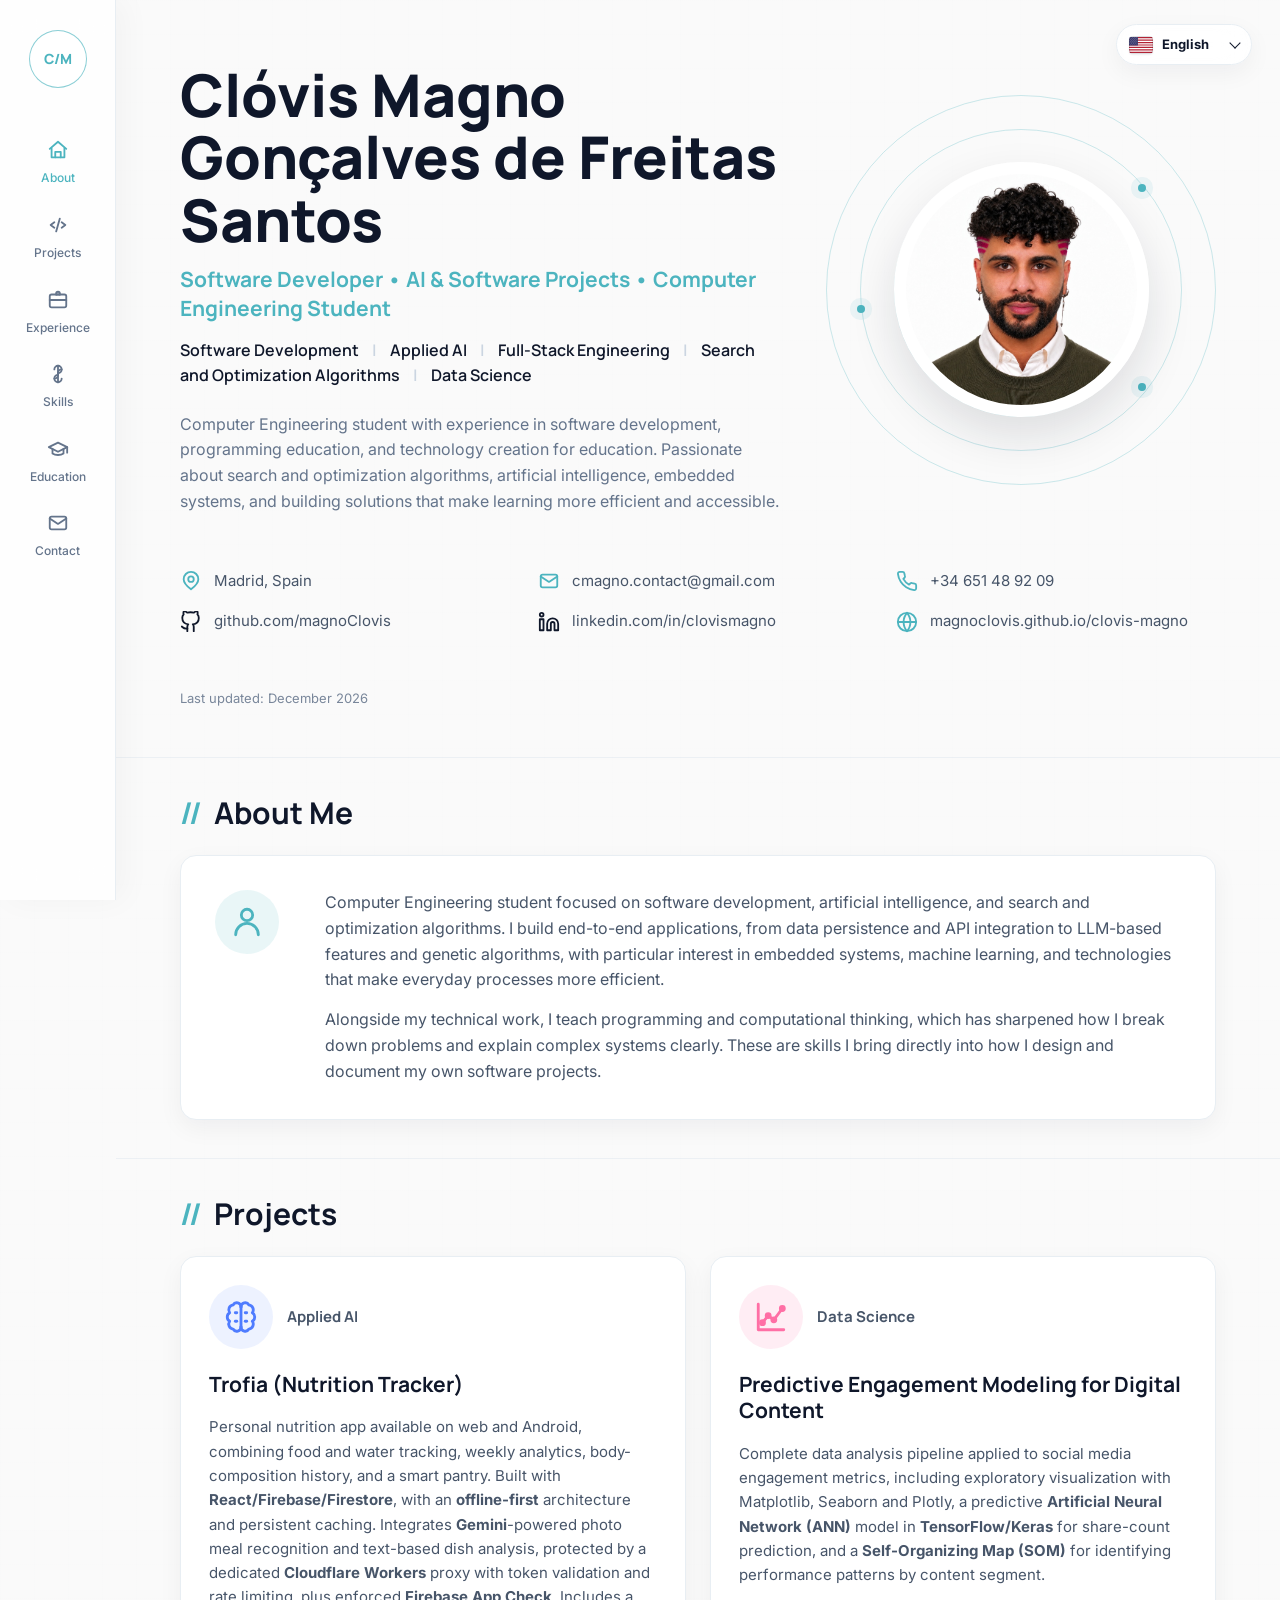
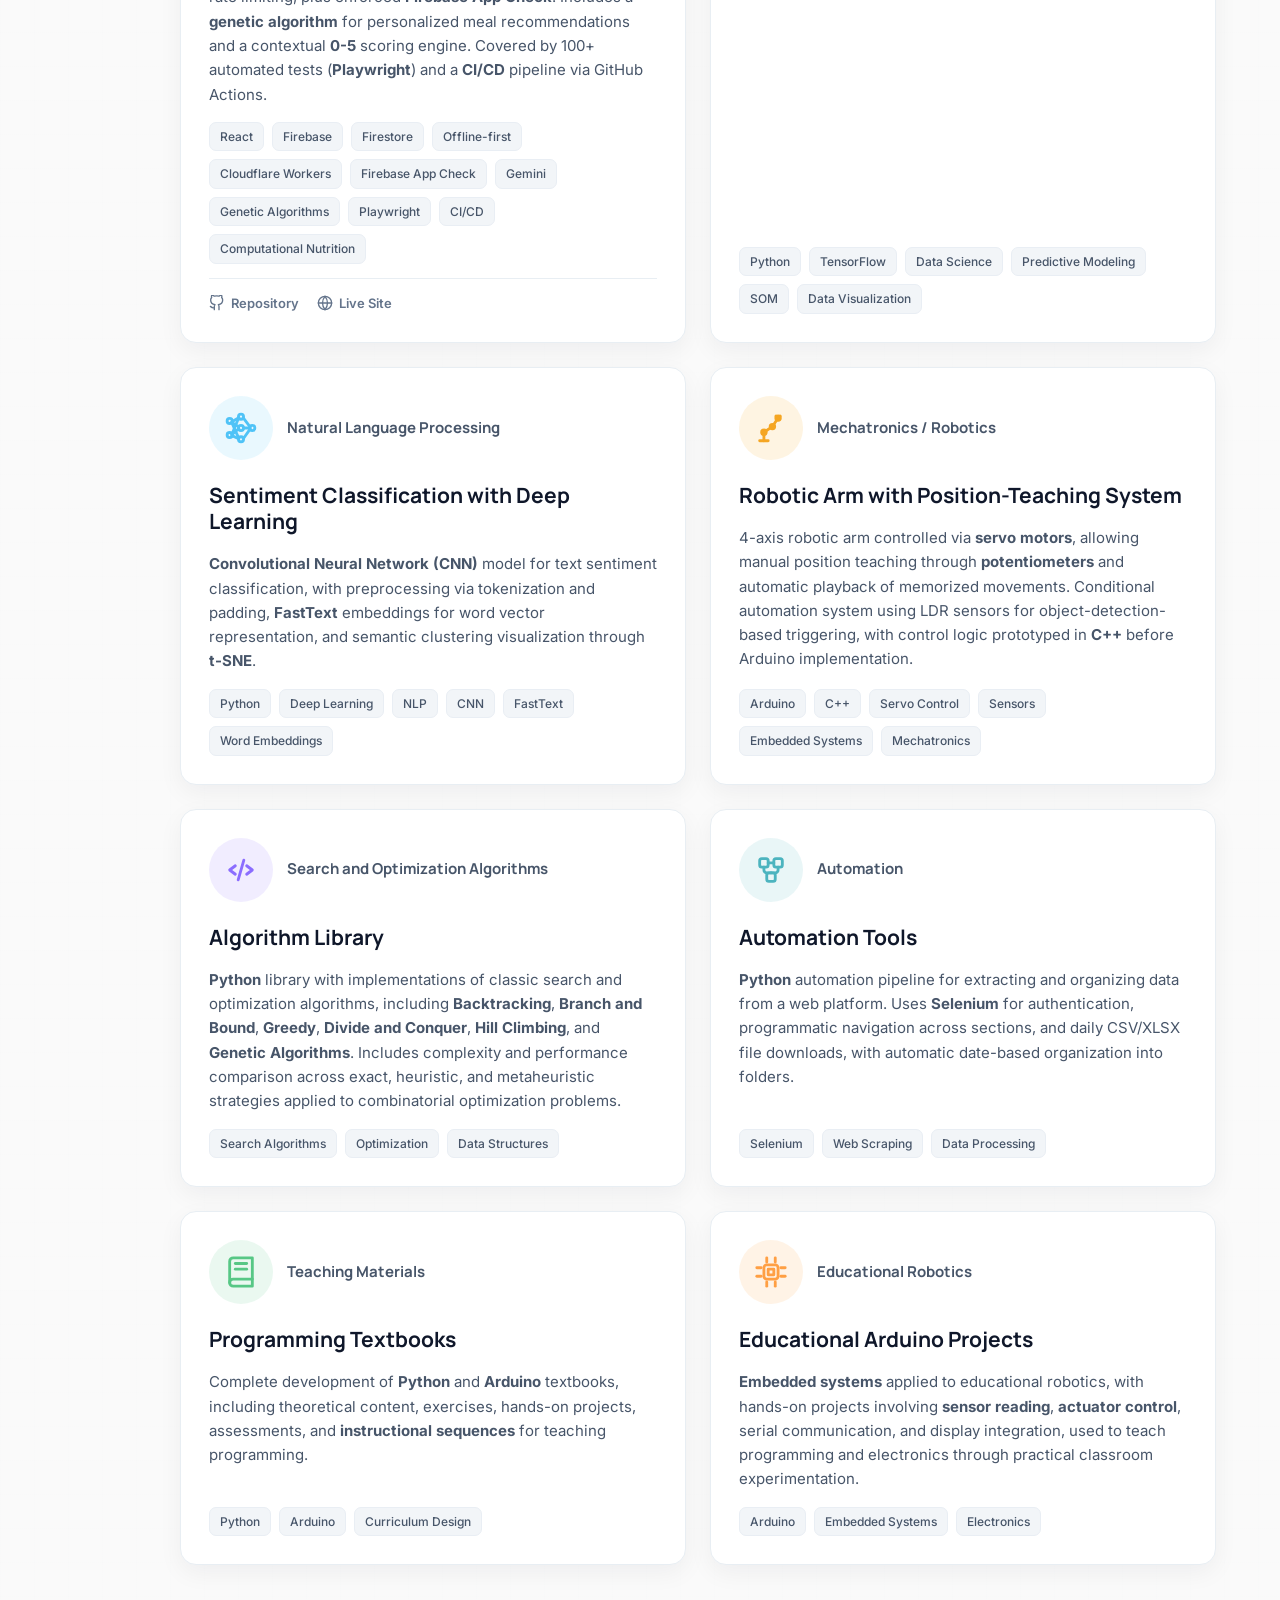
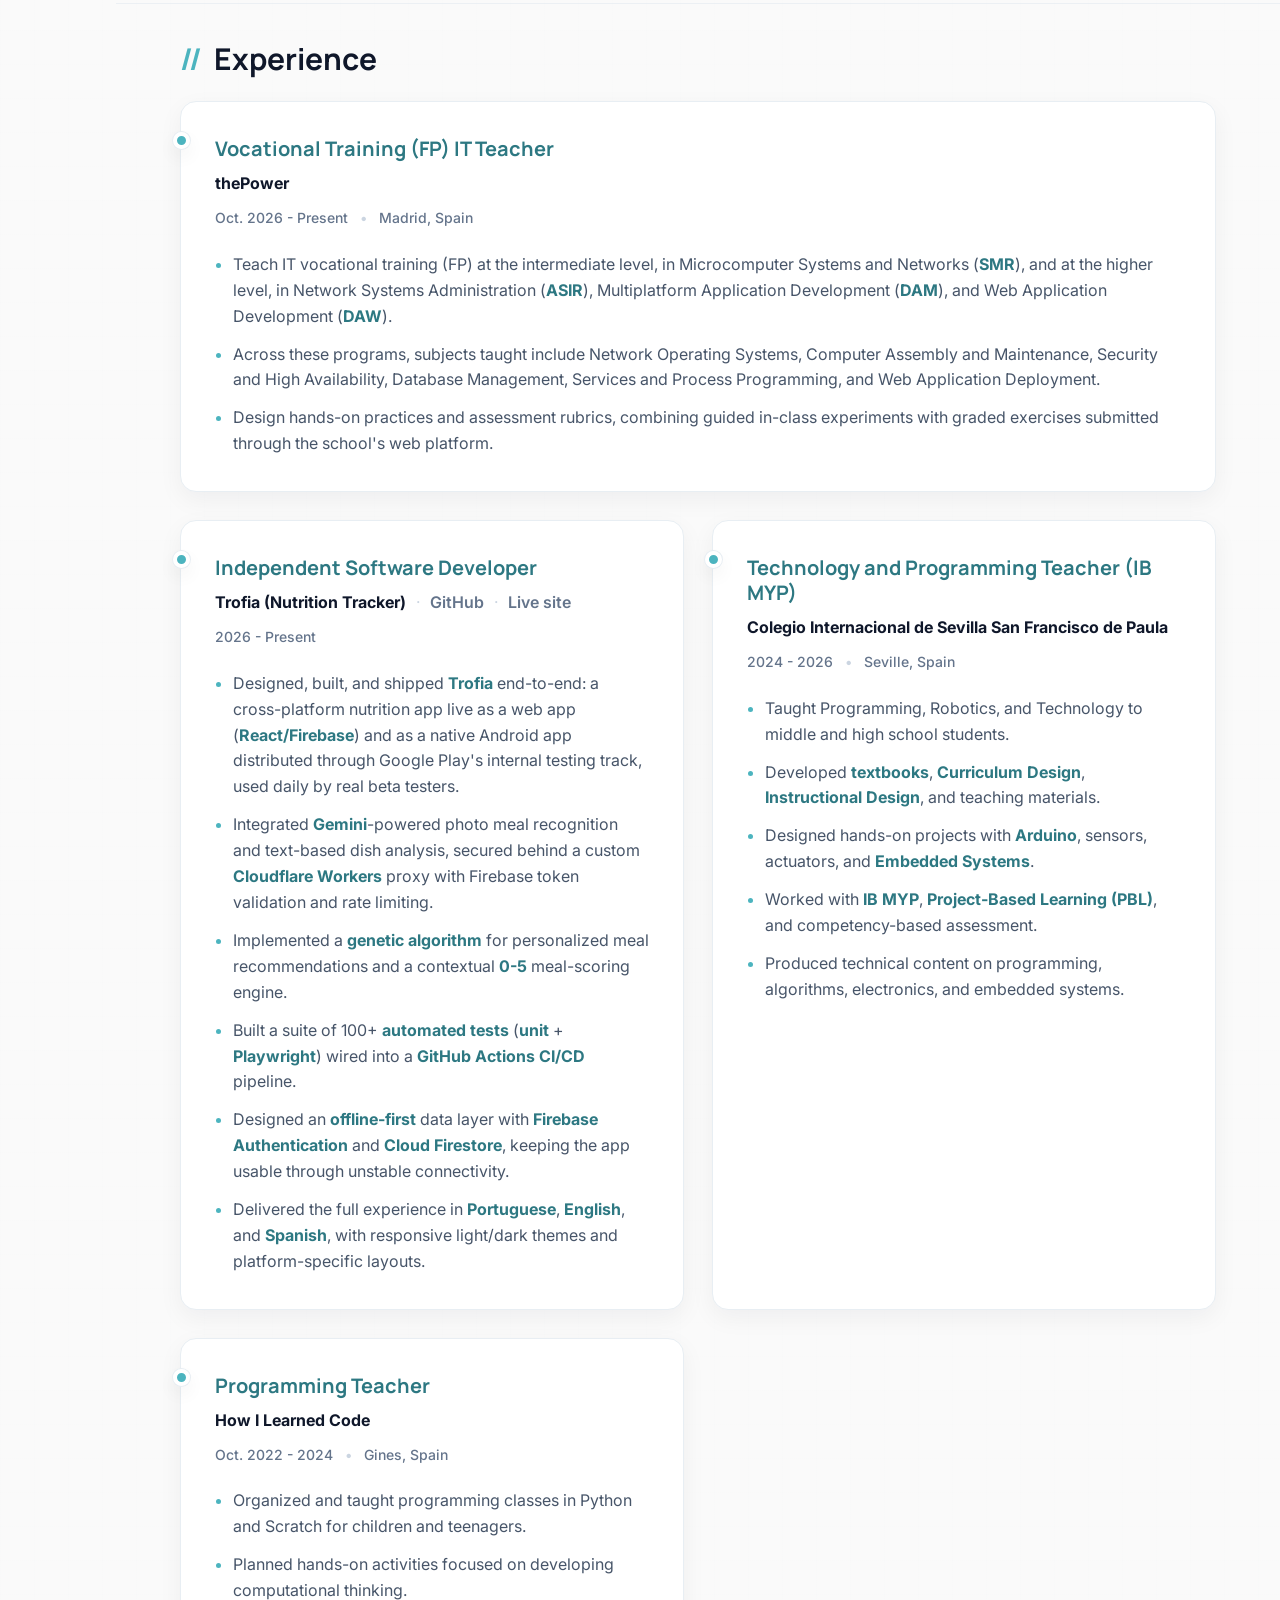
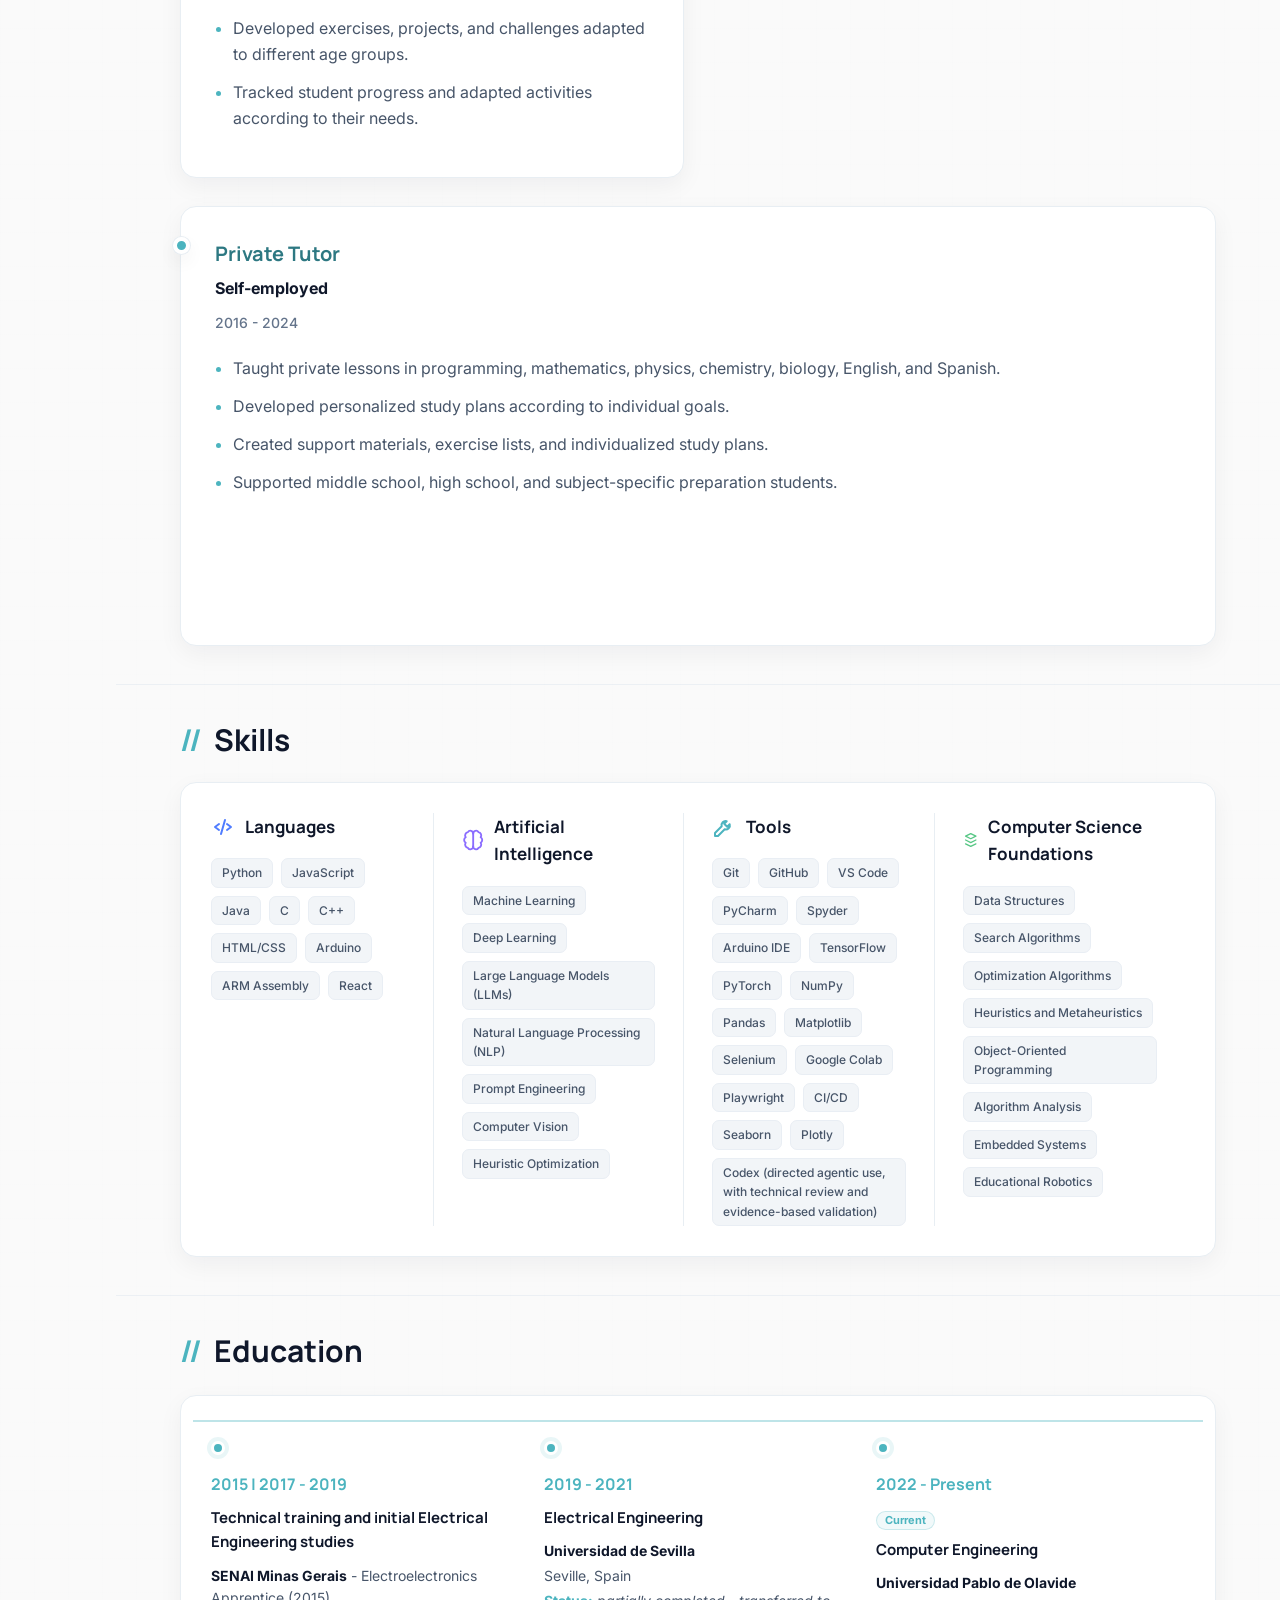
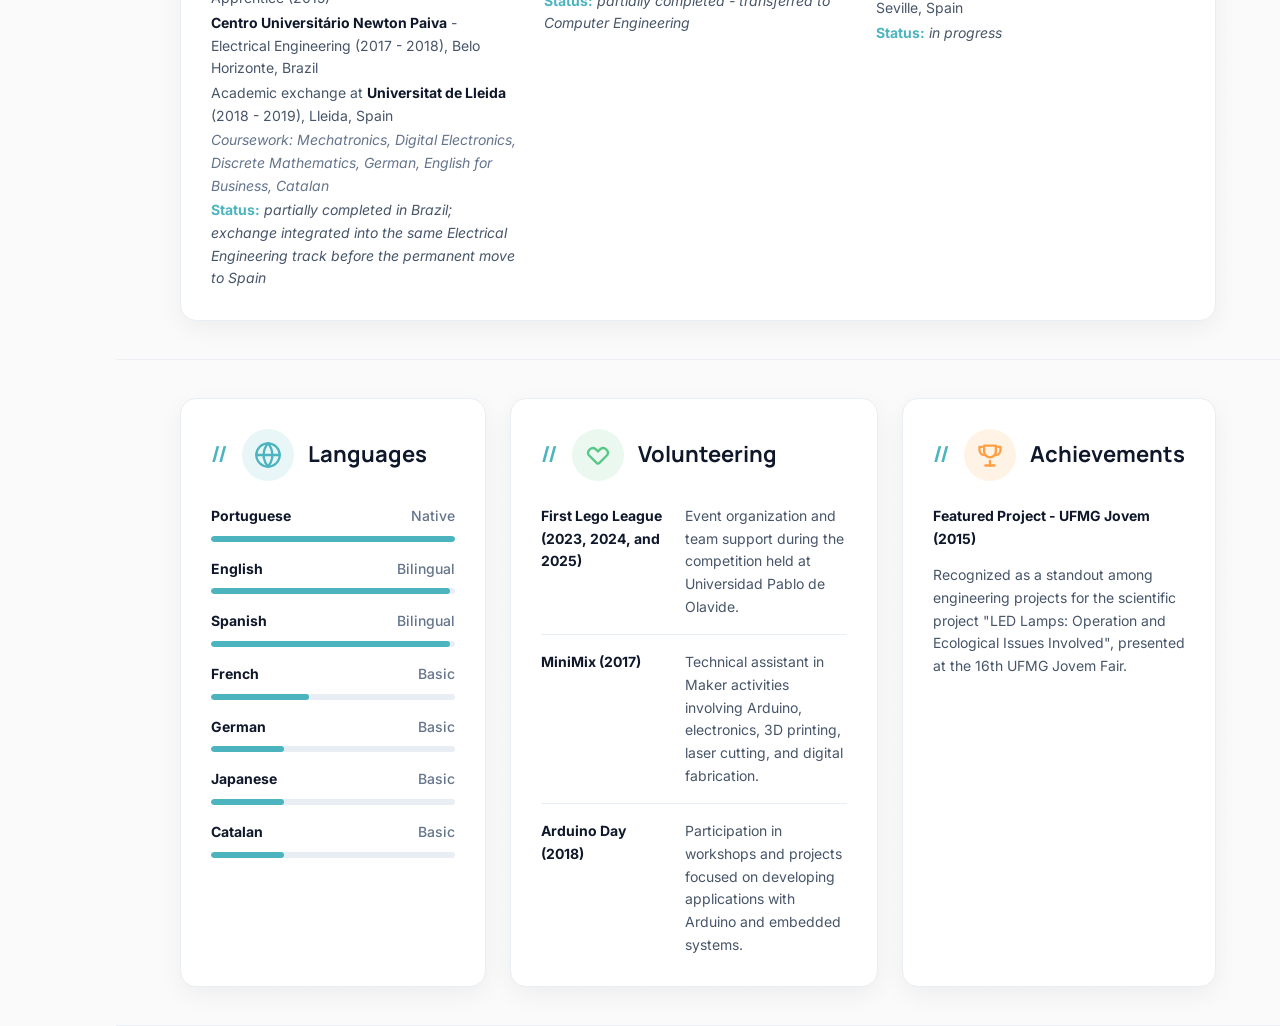
<file: index.html>
<!DOCTYPE html>
<html lang="en-US">
<head>
  <meta charset="UTF-8">
  <meta name="viewport" content="width=device-width, initial-scale=1.0">
  <title>Clóvis Magno (EN)</title>
  <link rel="preconnect" href="https://fonts.googleapis.com">
  <link rel="preconnect" href="https://fonts.gstatic.com" crossorigin>
  <link href="https://fonts.googleapis.com/css2?family=Inter:wght@400;500;600;700&family=Manrope:wght@600;700;800&display=swap" rel="stylesheet">
  <link rel="stylesheet" href="style.css?v=20260703d">
</head>
<body>
  <!-- Sidebar navigation: fixed in-page links for the resume sections. -->
  <aside class="sidebar" aria-label="Resume navigation">
    <a class="brand" href="#inicio" aria-label="Home">C/M</a>

    <nav class="menu">
      <a href="#sobre" class="active">
        <svg class="icon" viewBox="0 0 24 24" aria-hidden="true"><path d="M3 10.8 12 3l9 7.8"/><path d="M5 10v10h14V10"/><path d="M9 20v-6h6v6"/></svg>
        <span>About</span>
      </a>
      <a href="#projetos">
        <svg class="icon" viewBox="0 0 24 24" aria-hidden="true"><path d="m8 9-4 3 4 3"/><path d="m16 9 4 3-4 3"/><path d="m14 5-4 14"/></svg>
        <span>Projects</span>
      </a>
      <a href="#experiencia">
        <svg class="icon" viewBox="0 0 24 24" aria-hidden="true"><path d="M10 6h4"/><path d="M10 6V5a2 2 0 0 1 2-2 2 2 0 0 1 2 2v1"/><rect x="3" y="6" width="18" height="14" rx="2"/><path d="M3 12h18"/></svg>
        <span>Experience</span>
      </a>
      <a href="#habilidades">
        <svg class="icon" viewBox="0 0 24 24" aria-hidden="true"><path d="M12 3v18"/><path d="M8 7a4 4 0 1 1 4 4"/><path d="M16 17a4 4 0 1 1-4-4"/><path d="M16 7a4 4 0 0 0-4 4"/><path d="M8 17a4 4 0 0 0 4-4"/></svg>
        <span>Skills</span>
      </a>
      <a href="#educacao">
        <svg class="icon" viewBox="0 0 24 24" aria-hidden="true"><path d="m22 10-10-5-10 5 10 5 10-5Z"/><path d="M6 12v5c3 2 9 2 12 0v-5"/><path d="M22 10v6"/></svg>
        <span>Education</span>
      </a>
      <a href="#contato">
        <svg class="icon" viewBox="0 0 24 24" aria-hidden="true"><rect x="3" y="5" width="18" height="14" rx="2"/><path d="m3 7 9 6 9-6"/></svg>
        <span>Contact</span>
      </a>
    </nav>
  </aside>
  <!-- End sidebar navigation. -->

  <!-- Language selector: links between localized resume versions. -->
  <div class="language-switcher" aria-label="Language selector">
    <details>
      <summary><span class="language-current"><span class="flag flag-us" aria-hidden="true"></span><span>English</span></span></summary>
      <div class="language-options">
        <a href="index.html" aria-current="page"><span class="flag flag-us" aria-hidden="true"></span><span>English</span></a>
        <a href="es.html"><span class="flag flag-es" aria-hidden="true"></span><span>Español</span></a>
        <a href="pt.html"><span class="flag flag-br" aria-hidden="true"></span><span>Português</span></a>
      </div>
    </details>
  </div>
  <!-- End language selector. -->

  <!-- Main content: printable resume body. -->
  <main class="page">
    <!-- Hero section: identity, headline, portrait, and contact channels. -->
    <section class="hero section" id="inicio">
      <div class="hero-content">
        <h1>Clóvis Magno Gonçalves de Freitas Santos</h1>
        <h2>Software Developer • AI &amp; Software Projects • Computer Engineering Student</h2>
        <p class="headline">Software Development <span>|</span> Applied AI <span>|</span> Full-Stack Engineering <span>|</span> Search and Optimization Algorithms <span>|</span> Data Science</p>
        <p class="intro">
          Computer Engineering student with experience in software development,
          programming education, and technology creation for education. Passionate about
          search and optimization algorithms, artificial intelligence, embedded systems, and
          building solutions that make learning more efficient and accessible.
        </p>

      </div>

      <div class="portrait-wrap" aria-label="Profile photo">
        <div class="orbit orbit-one"></div>
        <div class="orbit orbit-two"></div>
        <div class="orbit orbit-three"></div>
        <div class="dot dot-a"></div>
        <div class="dot dot-b"></div>
        <div class="dot dot-c"></div>
        <div class="portrait" role="img" aria-label="Photo of Clovis Magno"></div>
      </div>

      <ul class="contact-grid" id="contato" aria-label="Contact information">
        <li>
          <svg class="contact-icon" viewBox="0 0 24 24" aria-hidden="true"><path d="M20 10c0 5-8 11-8 11S4 15 4 10a8 8 0 1 1 16 0Z"/><circle cx="12" cy="10" r="3"/></svg>
          <span>Madrid, Spain</span>
        </li>
        <li>
          <svg class="contact-icon" viewBox="0 0 24 24" aria-hidden="true"><rect x="3" y="5" width="18" height="14" rx="2"/><path d="m3 7 9 6 9-6"/></svg>
          <a href="mailto:cmagno.contact@gmail.com">cmagno.contact@gmail.com</a>
        </li>
        <li>
          <svg class="contact-icon" viewBox="0 0 24 24" aria-hidden="true"><path d="M22 16.92v3a2 2 0 0 1-2.18 2 19.8 19.8 0 0 1-8.63-3.07 19.5 19.5 0 0 1-6-6A19.8 19.8 0 0 1 2.12 4.2 2 2 0 0 1 4.11 2h3a2 2 0 0 1 2 1.72c.12.9.33 1.77.62 2.61a2 2 0 0 1-.45 2.11L8 9.72a16 16 0 0 0 6.28 6.28l1.28-1.28a2 2 0 0 1 2.11-.45c.84.29 1.71.5 2.61.62A2 2 0 0 1 22 16.92Z"/></svg>
          <a href="tel:+34651489209">+34 651 48 92 09</a>
        </li>
        <li>
          <svg class="contact-icon brand-icon" viewBox="0 0 24 24" aria-hidden="true"><path d="M15 22v-4a4.8 4.8 0 0 0-1-3.5c3.2-.4 6.5-1.6 6.5-7A5.4 5.4 0 0 0 19 3.8 5 5 0 0 0 18.9.3S17.7-.1 15 1.8a13.4 13.4 0 0 0-7 0C5.3-.1 4.1.3 4.1.3A5 5 0 0 0 4 3.8 5.4 5.4 0 0 0 2.5 7.5c0 5.4 3.3 6.6 6.5 7A4.8 4.8 0 0 0 8 18v4"/><path d="M8 19c-3 .9-4.5-.8-6-2"/></svg>
          <a href="https://github.com/magnoClovis" target="_blank" rel="noopener">github.com/magnoClovis</a>
        </li>
        <li>
          <svg class="contact-icon brand-icon" viewBox="0 0 24 24" aria-hidden="true"><path d="M16 8a6 6 0 0 1 6 6v7h-4v-7a2 2 0 0 0-4 0v7h-4v-7a6 6 0 0 1 6-6Z"/><path d="M2 9h4v12H2z"/><circle cx="4" cy="4" r="2"/></svg>
          <a href="https://www.linkedin.com/in/clovismagno/" target="_blank" rel="noopener">linkedin.com/in/clovismagno</a>
        </li>
        <li>
          <svg class="contact-icon" viewBox="0 0 24 24" aria-hidden="true"><circle cx="12" cy="12" r="10"/><path d="M2 12h20"/><path d="M12 2a15.3 15.3 0 0 1 0 20"/><path d="M12 2a15.3 15.3 0 0 0 0 20"/></svg>
          <a href="https://magnoclovis.github.io/clovis-magno/" target="_blank" rel="noopener">magnoclovis.github.io/clovis-magno</a>
        </li>
      </ul>
      <p class="last-updated" id="last-updated" data-label="Last updated"></p>
    </section>
    <!-- End hero section. -->

    <!-- About section: concise software-focused professional summary. -->
    <section class="section about" id="sobre">
      <div class="section-title">
        <h2>About Me</h2>
      </div>
      <div class="card about-layout">
        <div class="section-visual visual-teal">
          <svg viewBox="0 0 24 24" aria-hidden="true"><path d="M20 21a8 8 0 0 0-16 0"/><circle cx="12" cy="7" r="4"/></svg>
        </div>
        <div class="about-copy">
          <p>
            Computer Engineering student focused on software development, artificial intelligence,
            and search and optimization algorithms. I build end-to-end applications, from data
            persistence and API integration to LLM-based features and genetic algorithms, with
            particular interest in embedded systems, machine learning, and technologies that make
            everyday processes more efficient.
          </p>
          <p>
            Alongside my technical work, I teach programming and computational thinking, which has
            sharpened how I break down problems and explain complex systems clearly. These are skills
            I bring directly into how I design and document my own software projects.
          </p>
        </div>
      </div>
    </section>
    <!-- End about section. -->

    <!-- Projects section: technical portfolio cards with stack tags. -->
    <section class="section" id="projetos">
      <div class="section-heading">
        <div class="section-title">
          <h2>Projects</h2>
        </div>
      </div>

      <div class="project-grid">
        <article class="card project-card project-blue">
          <div class="project-header">
            <div class="section-visual">
              <svg viewBox="0 0 24 24" aria-hidden="true"><path d="M12 5a3 3 0 0 0-5.6-1.5A3.5 3.5 0 0 0 4 9a3.5 3.5 0 0 0 0 6 3.5 3.5 0 0 0 2.4 5.5A3 3 0 0 0 12 19"/><path d="M12 5a3 3 0 0 1 5.6-1.5A3.5 3.5 0 0 1 20 9a3.5 3.5 0 0 1 0 6 3.5 3.5 0 0 1-2.4 5.5A3 3 0 0 1 12 19"/><path d="M12 5v14"/><path d="M8 9h1"/><path d="M15 9h1"/><path d="M8 15h1"/><path d="M15 15h1"/></svg>
            </div>
            <p class="project-kicker">Applied AI</p>
          </div>
          <h3>Trofia (Nutrition Tracker)</h3>
          <p>Personal nutrition app available on web and Android, combining food and water tracking, weekly analytics, body-composition history, and a smart pantry. Built with <strong>React/Firebase/Firestore</strong>, with an <strong>offline-first</strong> architecture and persistent caching. Integrates <strong>Gemini</strong>-powered photo meal recognition and text-based dish analysis, protected by a dedicated <strong>Cloudflare Workers</strong> proxy with token validation and rate limiting, plus enforced <strong>Firebase App Check</strong>. Includes a <strong>genetic algorithm</strong> for personalized meal recommendations and a contextual <strong>0-5</strong> scoring engine. Covered by 100+ automated tests (<strong>Playwright</strong>) and a <strong>CI/CD</strong> pipeline via GitHub Actions.</p>
          <div class="tags">
            <span>React</span><span>Firebase</span><span>Firestore</span><span>Offline-first</span><span>Cloudflare Workers</span><span>Firebase App Check</span><span>Gemini</span><span>Genetic Algorithms</span><span>Playwright</span><span>CI/CD</span><span>Computational Nutrition</span>
          </div>
          <div class="project-links">
            <a href="https://github.com/magnoClovis/nutrition-tracker" target="_blank" rel="noopener">
              <svg viewBox="0 0 24 24" aria-hidden="true"><path d="M15 22v-4a4.8 4.8 0 0 0-1-3.5c3.2-.4 6.5-1.6 6.5-7A5.4 5.4 0 0 0 19 3.8 5 5 0 0 0 18.9.3S17.7-.1 15 1.8a13.4 13.4 0 0 0-7 0C5.3-.1 4.1.3 4.1.3A5 5 0 0 0 4 3.8 5.4 5.4 0 0 0 2.5 7.5c0 5.4 3.3 6.6 6.5 7A4.8 4.8 0 0 0 8 18v4"/><path d="M8 19c-3 .9-4.5-.8-6-2"/></svg>
              <span>Repository</span>
            </a>
            <a href="https://magnoclovis.github.io/nutrition-tracker/" target="_blank" rel="noopener">
              <svg viewBox="0 0 24 24" aria-hidden="true"><circle cx="12" cy="12" r="10"/><path d="M2 12h20"/><path d="M12 2a15.3 15.3 0 0 1 0 20"/><path d="M12 2a15.3 15.3 0 0 0 0 20"/></svg>
              <span>Live Site</span>
            </a>
          </div>
        </article>

        <article class="card project-card project-pink">
          <div class="project-header">
            <div class="section-visual">
              <svg viewBox="0 0 24 24" aria-hidden="true"><path d="M3 3v18h18"/><path d="M6 16 10 11 14 14 20 6"/><circle cx="6" cy="16" r="1.4"/><circle cx="10" cy="11" r="1.4"/><circle cx="14" cy="14" r="1.4"/><circle cx="20" cy="6" r="1.4"/></svg>
            </div>
            <p class="project-kicker">Data Science</p>
          </div>
          <h3>Predictive Engagement Modeling for Digital Content</h3>
          <p>Complete data analysis pipeline applied to social media engagement metrics, including exploratory visualization with Matplotlib, Seaborn and Plotly, a predictive <strong>Artificial Neural Network (ANN)</strong> model in <strong>TensorFlow/Keras</strong> for share-count prediction, and a <strong>Self-Organizing Map (SOM)</strong> for identifying performance patterns by content segment.</p>
          <div class="tags">
            <span>Python</span><span>TensorFlow</span><span>Data Science</span><span>Predictive Modeling</span><span>SOM</span><span>Data Visualization</span>
          </div>
        </article>

        <article class="card project-card project-cyan">
          <div class="project-header">
            <div class="section-visual">
              <svg viewBox="0 0 24 24" aria-hidden="true"><circle cx="4" cy="7" r="1.8"/><circle cx="4" cy="17" r="1.8"/><circle cx="12" cy="4" r="1.8"/><circle cx="12" cy="12" r="1.8"/><circle cx="12" cy="20" r="1.8"/><circle cx="20" cy="12" r="1.8"/><path d="M5.6 7.6 10.4 4.8"/><path d="M5.6 8 10.4 11.2"/><path d="M5.6 8.4 10.4 19.2"/><path d="M5.6 16.4 10.4 4.8"/><path d="M5.6 16.8 10.4 12.4"/><path d="M5.6 17.4 10.4 19.6"/><path d="M13.6 4.8 18.4 11.2"/><path d="M13.6 12 18.4 12"/><path d="M13.6 19.6 18.4 12.8"/></svg>
            </div>
            <p class="project-kicker">Natural Language Processing</p>
          </div>
          <h3>Sentiment Classification with Deep Learning</h3>
          <p><strong>Convolutional Neural Network (CNN)</strong> model for text sentiment classification, with preprocessing via tokenization and padding, <strong>FastText</strong> embeddings for word vector representation, and semantic clustering visualization through <strong>t-SNE</strong>.</p>
          <div class="tags">
            <span>Python</span><span>Deep Learning</span><span>NLP</span><span>CNN</span><span>FastText</span><span>Word Embeddings</span>
          </div>
        </article>

        <article class="card project-card project-amber">
          <div class="project-header">
            <div class="section-visual">
              <svg viewBox="0 0 24 24" aria-hidden="true"><path d="M4 21h6"/><path d="M7 21v-4"/><circle cx="7" cy="15" r="1.6"/><path d="M7 15 13 11"/><circle cx="13" cy="11" r="1.6"/><path d="M13 11 17 5"/><circle cx="17" cy="5" r="1.6"/><path d="M15.5 3.5 17 5 18.5 3.5"/></svg>
            </div>
            <p class="project-kicker">Mechatronics / Robotics</p>
          </div>
          <h3>Robotic Arm with Position-Teaching System</h3>
          <p>4-axis robotic arm controlled via <strong>servo motors</strong>, allowing manual position teaching through <strong>potentiometers</strong> and automatic playback of memorized movements. Conditional automation system using LDR sensors for object-detection-based triggering, with control logic prototyped in <strong>C++</strong> before Arduino implementation.</p>
          <div class="tags">
            <span>Arduino</span><span>C++</span><span>Servo Control</span><span>Sensors</span><span>Embedded Systems</span><span>Mechatronics</span>
          </div>
        </article>

        <article class="card project-card project-purple">
          <div class="project-header">
            <div class="section-visual">
              <svg viewBox="0 0 24 24" aria-hidden="true"><path d="m8 9-4 3 4 3"/><path d="m16 9 4 3-4 3"/><path d="m14 5-4 14"/></svg>
            </div>
            <p class="project-kicker">Search and Optimization Algorithms</p>
          </div>
          <h3>Algorithm Library</h3>
          <p><strong>Python</strong> library with implementations of classic search and optimization algorithms, including <strong>Backtracking</strong>, <strong>Branch and Bound</strong>, <strong>Greedy</strong>, <strong>Divide and Conquer</strong>, <strong>Hill Climbing</strong>, and <strong>Genetic Algorithms</strong>. Includes complexity and performance comparison across exact, heuristic, and metaheuristic strategies applied to combinatorial optimization problems.</p>
          <div class="tags">
            <span>Search Algorithms</span><span>Optimization</span><span>Data Structures</span>
          </div>
        </article>

        <article class="card project-card project-teal">
          <div class="project-header">
            <div class="section-visual">
              <svg viewBox="0 0 24 24" aria-hidden="true"><rect x="4" y="4" width="6" height="6" rx="1.5"/><rect x="14" y="4" width="6" height="6" rx="1.5"/><rect x="9" y="14" width="6" height="6" rx="1.5"/><path d="M10 7h4"/><path d="M17 10v2a2 2 0 0 1-2 2h-3"/><path d="M7 10v2a2 2 0 0 0 2 2h3"/></svg>
            </div>
            <p class="project-kicker">Automation</p>
          </div>
          <h3>Automation Tools</h3>
          <p><strong>Python</strong> automation pipeline for extracting and organizing data from a web platform. Uses <strong>Selenium</strong> for authentication, programmatic navigation across sections, and daily CSV/XLSX file downloads, with automatic date-based organization into folders.</p>
          <div class="tags">
            <span>Selenium</span><span>Web Scraping</span><span>Data Processing</span>
          </div>
        </article>

        <article class="card project-card project-green">
          <div class="project-header">
            <div class="section-visual">
              <svg viewBox="0 0 24 24" aria-hidden="true"><path d="M4 19.5A2.5 2.5 0 0 1 6.5 17H20"/><path d="M4 4.5A2.5 2.5 0 0 1 6.5 2H20v20H6.5A2.5 2.5 0 0 1 4 19.5v-15Z"/><path d="M8 6h8"/><path d="M8 10h8"/></svg>
            </div>
            <p class="project-kicker">Teaching Materials</p>
          </div>
          <h3>Programming Textbooks</h3>
          <p>Complete development of <strong>Python</strong> and <strong>Arduino</strong> textbooks, including theoretical content, exercises, hands-on projects, assessments, and <strong>instructional sequences</strong> for teaching programming.</p>
          <div class="tags">
            <span>Python</span><span>Arduino</span><span>Curriculum Design</span>
          </div>
        </article>

        <article class="card project-card project-orange">
          <div class="project-header">
            <div class="section-visual">
              <svg viewBox="0 0 24 24" aria-hidden="true"><rect x="7" y="7" width="10" height="10" rx="2"/><path d="M10 10h4v4h-4z"/><path d="M9 2v3"/><path d="M15 2v3"/><path d="M9 19v3"/><path d="M15 19v3"/><path d="M2 9h3"/><path d="M2 15h3"/><path d="M19 9h3"/><path d="M19 15h3"/></svg>
            </div>
            <p class="project-kicker">Educational Robotics</p>
          </div>
          <h3>Educational Arduino Projects</h3>
          <p><strong>Embedded systems</strong> applied to educational robotics, with hands-on projects involving <strong>sensor reading</strong>, <strong>actuator control</strong>, serial communication, and display integration, used to teach programming and electronics through practical classroom experimentation.</p>
          <div class="tags">
            <span>Arduino</span><span>Embedded Systems</span><span>Electronics</span>
          </div>
        </article>
      </div>
    </section>
    <!-- End projects section. -->

    <!-- Experience section: professional teaching and tutoring history. -->
    <section class="section" id="experiencia">
      <div class="section-heading">
        <div class="section-title">
          <h2>Experience</h2>
        </div>
      </div>

      <div class="experience-grid">
        <article class="card job-card">
          <span class="job-dot"></span>
          <h3>Vocational Training (FP) IT Teacher</h3>
          <p class="company">thePower</p>
          <p class="meta">Oct. 2026 - Present <span>•</span> Madrid, Spain</p>
          <ul>
            <li>Teach IT vocational training (FP) at the intermediate level, in Microcomputer Systems and Networks (<strong>SMR</strong>), and at the higher level, in Network Systems Administration (<strong>ASIR</strong>), Multiplatform Application Development (<strong>DAM</strong>), and Web Application Development (<strong>DAW</strong>).</li>
            <li>Across these programs, subjects taught include Network Operating Systems, Computer Assembly and Maintenance, Security and High Availability, Database Management, Services and Process Programming, and Web Application Deployment.</li>
            <li>Design hands-on practices and assessment rubrics, combining guided in-class experiments with graded exercises submitted through the school's web platform.</li>
          </ul>
        </article>

        <article class="card job-card">
          <span class="job-dot"></span>
          <h3>Independent Software Developer</h3>
          <p class="company">Trofia (Nutrition Tracker) <span class="sep">·</span> <a href="https://github.com/magnoClovis/nutrition-tracker" target="_blank" rel="noopener">GitHub</a> <span class="sep">·</span> <a href="https://magnoclovis.github.io/nutrition-tracker/" target="_blank" rel="noopener">Live site</a></p>
          <p class="meta">2026 - Present</p>
          <ul>
            <li>Designed, built, and shipped <strong>Trofia</strong> end-to-end: a cross-platform nutrition app live as a web app (<strong>React/Firebase</strong>) and as a native Android app distributed through Google Play's internal testing track, used daily by real beta testers.</li>
            <li>Integrated <strong>Gemini</strong>-powered photo meal recognition and text-based dish analysis, secured behind a custom <strong>Cloudflare Workers</strong> proxy with Firebase token validation and rate limiting.</li>
            <li>Implemented a <strong>genetic algorithm</strong> for personalized meal recommendations and a contextual <strong>0-5</strong> meal-scoring engine.</li>
            <li>Built a suite of 100+ <strong>automated tests</strong> (<strong>unit</strong> + <strong>Playwright</strong>) wired into a <strong>GitHub Actions</strong> <strong>CI/CD</strong> pipeline.</li>
            <li>Designed an <strong>offline-first</strong> data layer with <strong>Firebase Authentication</strong> and <strong>Cloud Firestore</strong>, keeping the app usable through unstable connectivity.</li>
            <li>Delivered the full experience in <strong>Portuguese</strong>, <strong>English</strong>, and <strong>Spanish</strong>, with responsive light/dark themes and platform-specific layouts.</li>
          </ul>
        </article>

        <article class="card job-card">
          <span class="job-dot"></span>
          <h3>Technology and Programming Teacher (IB MYP)</h3>
          <p class="company">Colegio Internacional de Sevilla San Francisco de Paula</p>
          <p class="meta">2024 - 2026 <span>•</span> Seville, Spain</p>
          <ul>
            <li>Taught Programming, Robotics, and Technology to middle and high school students.</li>
            <li>Developed <strong>textbooks</strong>, <strong>Curriculum Design</strong>, <strong>Instructional Design</strong>, and teaching materials.</li>
            <li>Designed hands-on projects with <strong>Arduino</strong>, sensors, actuators, and <strong>Embedded Systems</strong>.</li>
            <li>Worked with <strong>IB MYP</strong>, <strong>Project-Based Learning (PBL)</strong>, and competency-based assessment.</li>
            <li>Produced technical content on programming, algorithms, electronics, and embedded systems.</li>
          </ul>
        </article>

        <article class="card job-card">
          <span class="job-dot"></span>
          <h3>Programming Teacher</h3>
          <p class="company">How I Learned Code</p>
          <p class="meta">Oct. 2022 - 2024 <span>•</span> Gines, Spain</p>
          <ul>
            <li>Organized and taught programming classes in Python and Scratch for children and teenagers.</li>
            <li>Planned hands-on activities focused on developing computational thinking.</li>
            <li>Developed exercises, projects, and challenges adapted to different age groups.</li>
            <li>Tracked student progress and adapted activities according to their needs.</li>
          </ul>
        </article>

        <article class="card job-card">
          <span class="job-dot"></span>
          <h3>Private Tutor</h3>
          <p class="company">Self-employed</p>
          <p class="meta">2016 - 2024</p>
          <ul>
            <li>Taught private lessons in programming, mathematics, physics, chemistry, biology, English, and Spanish.</li>
            <li>Developed personalized study plans according to individual goals.</li>
            <li>Created support materials, exercise lists, and individualized study plans.</li>
            <li>Supported middle school, high school, and subject-specific preparation students.</li>
          </ul>
        </article>
      </div>
    </section>
    <!-- End experience section. -->

    <!-- Skills section: grouped technical competencies and tools. -->
    <section class="section skills" id="habilidades">
      <div class="section-title">
        <h2>Skills</h2>
      </div>

      <div class="card skills-grid">
        <div class="skill-block skill-blue">
          <h3><svg viewBox="0 0 24 24" aria-hidden="true"><path d="m8 9-4 3 4 3"/><path d="m16 9 4 3-4 3"/><path d="m14 5-4 14"/></svg>Languages</h3>
          <div class="tags">
            <span>Python</span><span>JavaScript</span><span>Java</span><span>C</span><span>C++</span><span>HTML/CSS</span><span>Arduino</span><span>ARM Assembly</span><span>React</span>
          </div>
        </div>

        <div class="skill-block skill-purple">
          <h3><svg viewBox="0 0 24 24" aria-hidden="true"><path d="M12 5a3 3 0 0 0-5.6-1.5A3.5 3.5 0 0 0 4 9a3.5 3.5 0 0 0 0 6 3.5 3.5 0 0 0 2.4 5.5A3 3 0 0 0 12 19"/><path d="M12 5a3 3 0 0 1 5.6-1.5A3.5 3.5 0 0 1 20 9a3.5 3.5 0 0 1 0 6 3.5 3.5 0 0 1-2.4 5.5A3 3 0 0 1 12 19"/><path d="M12 5v14"/></svg>Artificial Intelligence</h3>
          <div class="tags">
            <span>Machine Learning</span><span>Deep Learning</span><span>Large Language Models (LLMs)</span><span>Natural Language Processing (NLP)</span><span>Prompt Engineering</span><span>Computer Vision</span><span>Heuristic Optimization</span>
          </div>
        </div>

        <div class="skill-block skill-teal">
          <h3><svg viewBox="0 0 24 24" aria-hidden="true"><path d="M14.7 6.3a4 4 0 0 0-5 5L3 18v3h3l6.7-6.7a4 4 0 0 0 5-5l-2.5 2.5-3-3 2.5-2.5Z"/></svg>Tools</h3>
          <div class="tags">
            <span>Git</span><span>GitHub</span><span>VS Code</span><span>PyCharm</span><span>Spyder</span><span>Arduino IDE</span><span>TensorFlow</span><span>PyTorch</span><span>NumPy</span><span>Pandas</span><span>Matplotlib</span><span>Selenium</span><span>Google Colab</span><span>Playwright</span><span>CI/CD</span><span>Seaborn</span><span>Plotly</span><span>Codex (directed agentic use, with technical review and evidence-based validation)</span>
          </div>
        </div>

        <div class="skill-block skill-green">
          <h3><svg viewBox="0 0 24 24" aria-hidden="true"><path d="m12 2 8 4-8 4-8-4 8-4Z"/><path d="m4 12 8 4 8-4"/><path d="m4 18 8 4 8-4"/></svg>Computer Science Foundations</h3>
          <div class="tags">
            <span>Data Structures</span><span>Search Algorithms</span><span>Optimization Algorithms</span><span>Heuristics and Metaheuristics</span><span>Object-Oriented Programming</span><span>Algorithm Analysis</span><span>Embedded Systems</span><span>Educational Robotics</span>
          </div>
        </div>
      </div>
    </section>
    <!-- End skills section. -->

    <!-- Education section: chronological academic and technical timeline. -->
    <section class="section education credentials" id="educacao">
      <div class="section-title">
        <h2>Education</h2>
      </div>

      <div class="card timeline education-timeline">
        <article class="timeline-item">
          <div class="pin"></div>
          <h3>2015 | 2017 - 2019</h3>
          <strong>Technical training and initial Electrical Engineering studies</strong>
          <p><strong class="institution">SENAI Minas Gerais</strong> - Electroelectronics Apprentice (2015)</p>
          <p><strong class="institution">Centro Universitário Newton Paiva</strong> - Electrical Engineering (2017 - 2018), Belo Horizonte, Brazil</p>
          <p>Academic exchange at <strong class="institution">Universitat de Lleida</strong> (2018 - 2019), Lleida, Spain</p>
          <p class="coursework">Coursework: Mechatronics, Digital Electronics, Discrete Mathematics, German, English for Business, Catalan</p>
          <p><span class="status-label">Status:</span> <em class="status-value">partially completed in Brazil; exchange integrated into the same Electrical Engineering track before the permanent move to Spain</em></p>
        </article>

        <article class="timeline-item">
          <div class="pin"></div>
          <h3>2019 - 2021</h3>
          <strong>Electrical Engineering</strong>
          <p><strong class="institution">Universidad de Sevilla</strong></p>
          <p>Seville, Spain</p>
          <p><span class="status-label">Status:</span> <em class="status-value">partially completed - transferred to Computer Engineering</em></p>
        </article>

        <article class="timeline-item">
          <div class="pin"></div>
          <h3>2022 - Present</h3>
          <span class="timeline-badge">Current</span>
          <strong>Computer Engineering</strong>
          <p><strong class="institution">Universidad Pablo de Olavide</strong></p>
          <p>Seville, Spain</p>
          <p><span class="status-label">Status:</span> <em class="status-value">in progress</em></p>
        </article>
      </div>
    </section>
    <!-- End education section. -->

    <!-- Additional information: languages, volunteering, and achievements. -->
    <section class="section extra-grid">
      <article class="card extra-card language-card">
        <h2><span><svg viewBox="0 0 24 24" aria-hidden="true"><circle cx="12" cy="12" r="10"/><path d="M2 12h20"/><path d="M12 2a15.3 15.3 0 0 1 0 20"/><path d="M12 2a15.3 15.3 0 0 0 0 20"/></svg></span>Languages</h2>
        <div class="language-list">
          <div class="language-row" style="--level:100%"><p><strong>Portuguese</strong><span>Native</span></p><div class="meter"><i></i></div></div>
          <div class="language-row" style="--level:98%"><p><strong>English</strong><span>Bilingual</span></p><div class="meter"><i></i></div></div>
          <div class="language-row" style="--level:98%"><p><strong>Spanish</strong><span>Bilingual</span></p><div class="meter"><i></i></div></div>
          <div class="language-row" style="--level:40%"><p><strong>French</strong><span>Basic</span></p><div class="meter"><i></i></div></div>
          <div class="language-row" style="--level:30%"><p><strong>German</strong><span>Basic</span></p><div class="meter"><i></i></div></div>
          <div class="language-row" style="--level:30%"><p><strong>Japanese</strong><span>Basic</span></p><div class="meter"><i></i></div></div>
          <div class="language-row" style="--level:30%"><p><strong>Catalan</strong><span>Basic</span></p><div class="meter"><i></i></div></div>
        </div>
      </article>

      <article class="card extra-card volunteering-card">
        <h2><span><svg viewBox="0 0 24 24" aria-hidden="true"><path d="M11 19 4 12a4 4 0 0 1 6-5l2 2 2-2a4 4 0 0 1 6 5l-7 7a1.4 1.4 0 0 1-2 0Z"/></svg></span>Volunteering</h2>
        <div class="volunteer-list">
          <p><strong>First Lego League (2023, 2024, and 2025)</strong><span>Event organization and team support during the competition held at Universidad Pablo de Olavide.</span></p>
          <p><strong>MiniMix (2017)</strong><span>Technical assistant in Maker activities involving Arduino, electronics, 3D printing, laser cutting, and digital fabrication.</span></p>
          <p><strong>Arduino Day (2018)</strong><span>Participation in workshops and projects focused on developing applications with Arduino and embedded systems.</span></p>
        </div>
      </article>

      <article class="card extra-card achievement-card">
        <h2><span><svg viewBox="0 0 24 24" aria-hidden="true"><path d="M8 21h8"/><path d="M12 17v4"/><path d="M7 4h10v5a5 5 0 0 1-10 0V4Z"/><path d="M5 5H3v3a4 4 0 0 0 4 4"/><path d="M19 5h2v3a4 4 0 0 1-4 4"/></svg></span>Achievements</h2>
        <p><strong>Featured Project - UFMG Jovem (2015)</strong></p>
        <p>Recognized as a standout among engineering projects for the scientific project "LED Lamps: Operation and Ecological Issues Involved", presented at the 16th UFMG Jovem Fair.</p>
      </article>
    </section>
    <!-- End additional information. -->
  </main>
  <!-- End main content. -->
  <script>
    (function () {
      const node = document.getElementById('last-updated');
      if (!node || !node.dataset || !node.dataset.label) {
        return;
      }
      const localeByLabel = {
        'Last updated': 'en-US',
        'Última actualización': 'es-ES',
        'Última atualização': 'pt-BR',
      };
      const monthYear = new Intl.DateTimeFormat(localeByLabel[node.dataset.label] || 'en-US', {
        month: 'long',
        year: 'numeric',
      }).format(new Date());
      const formatted = monthYear.charAt(0).toUpperCase() + monthYear.slice(1);
      node.textContent = `${node.dataset.label}: ${formatted}`;
    })();
  </script>
</body>
</html>
</file>
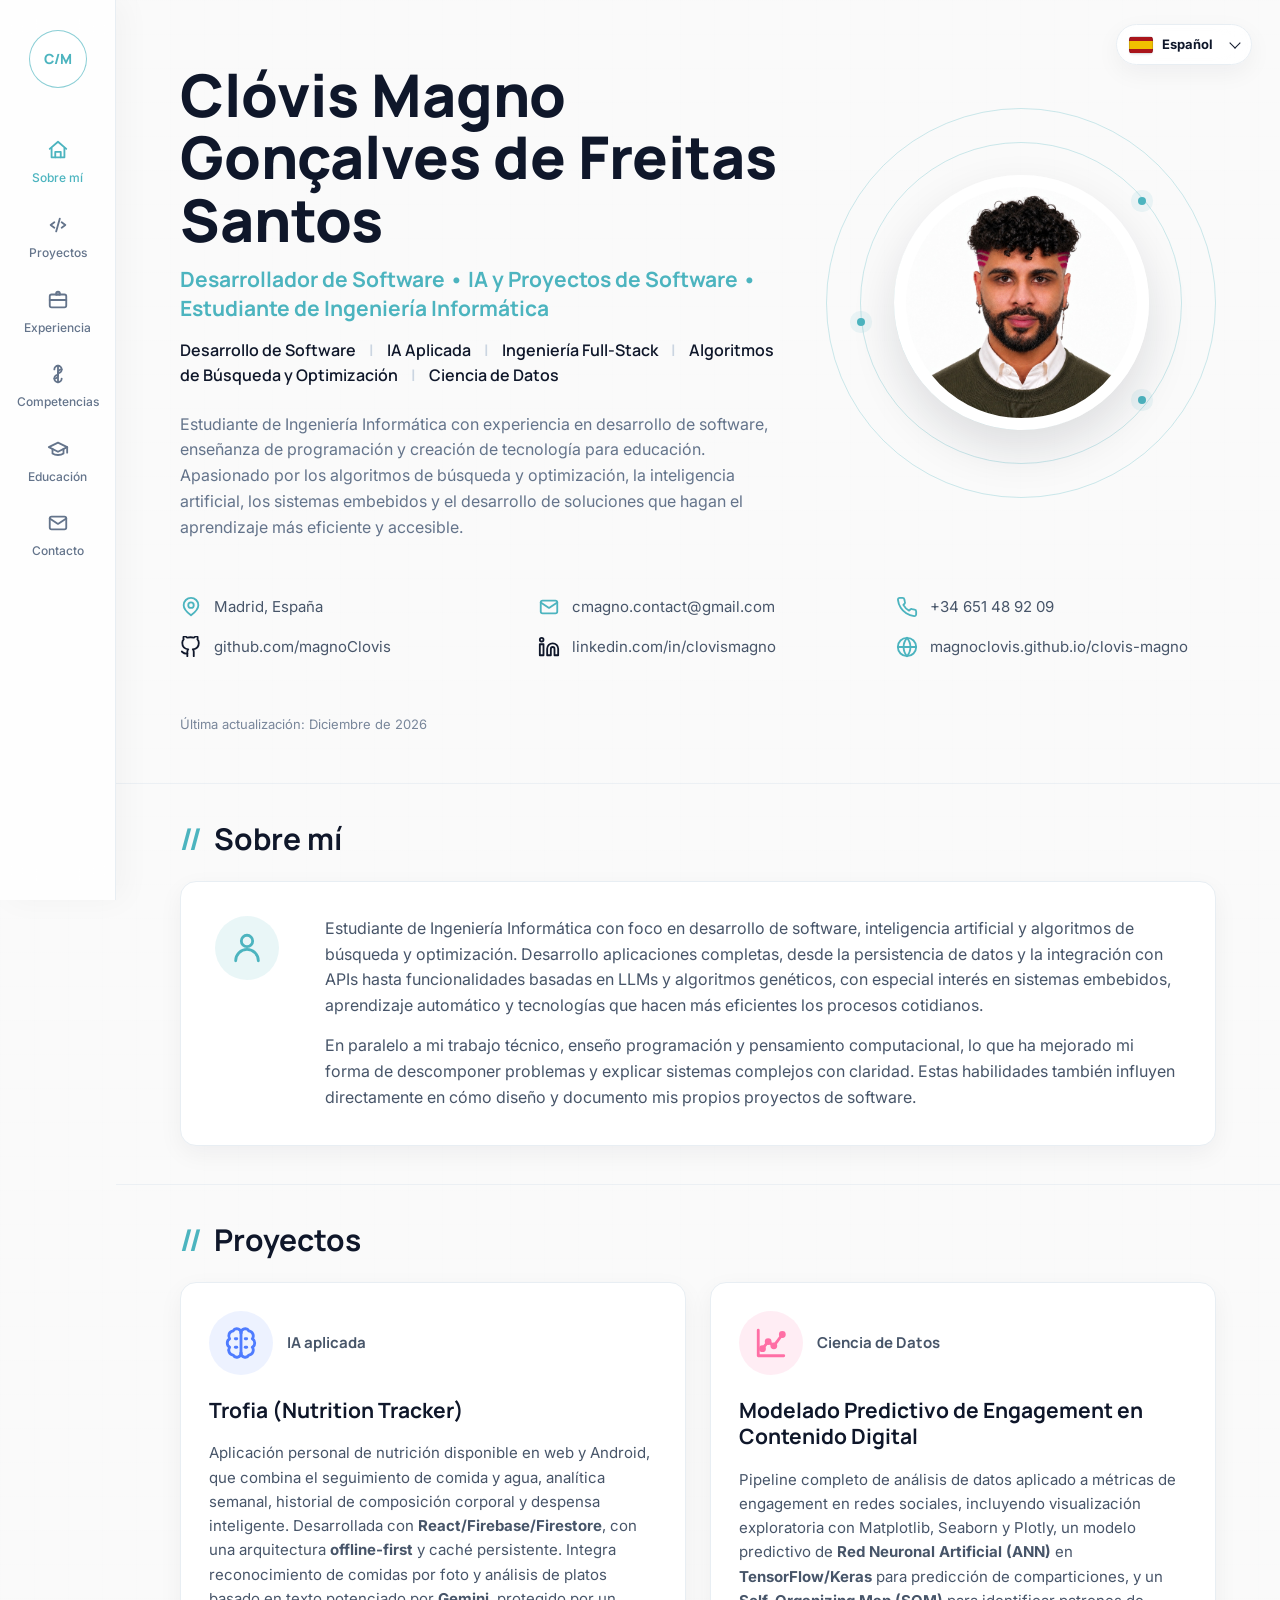
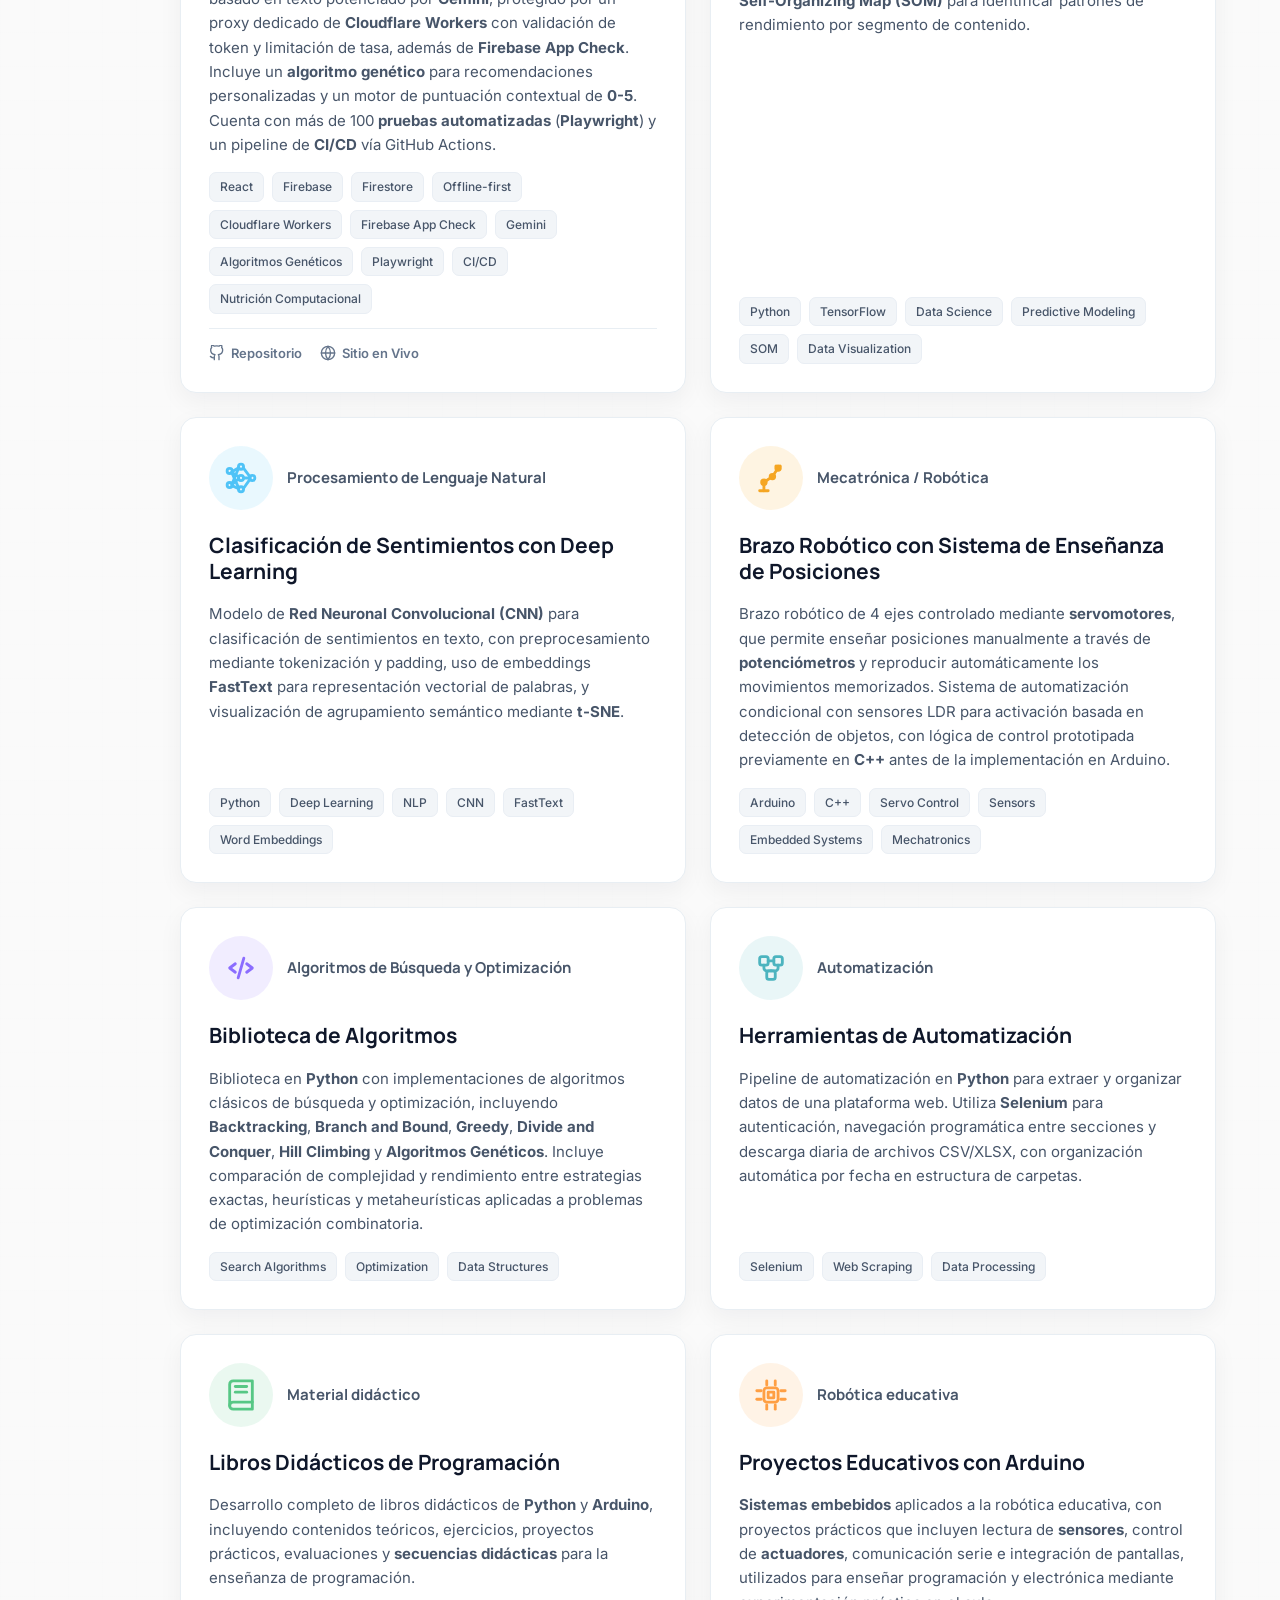
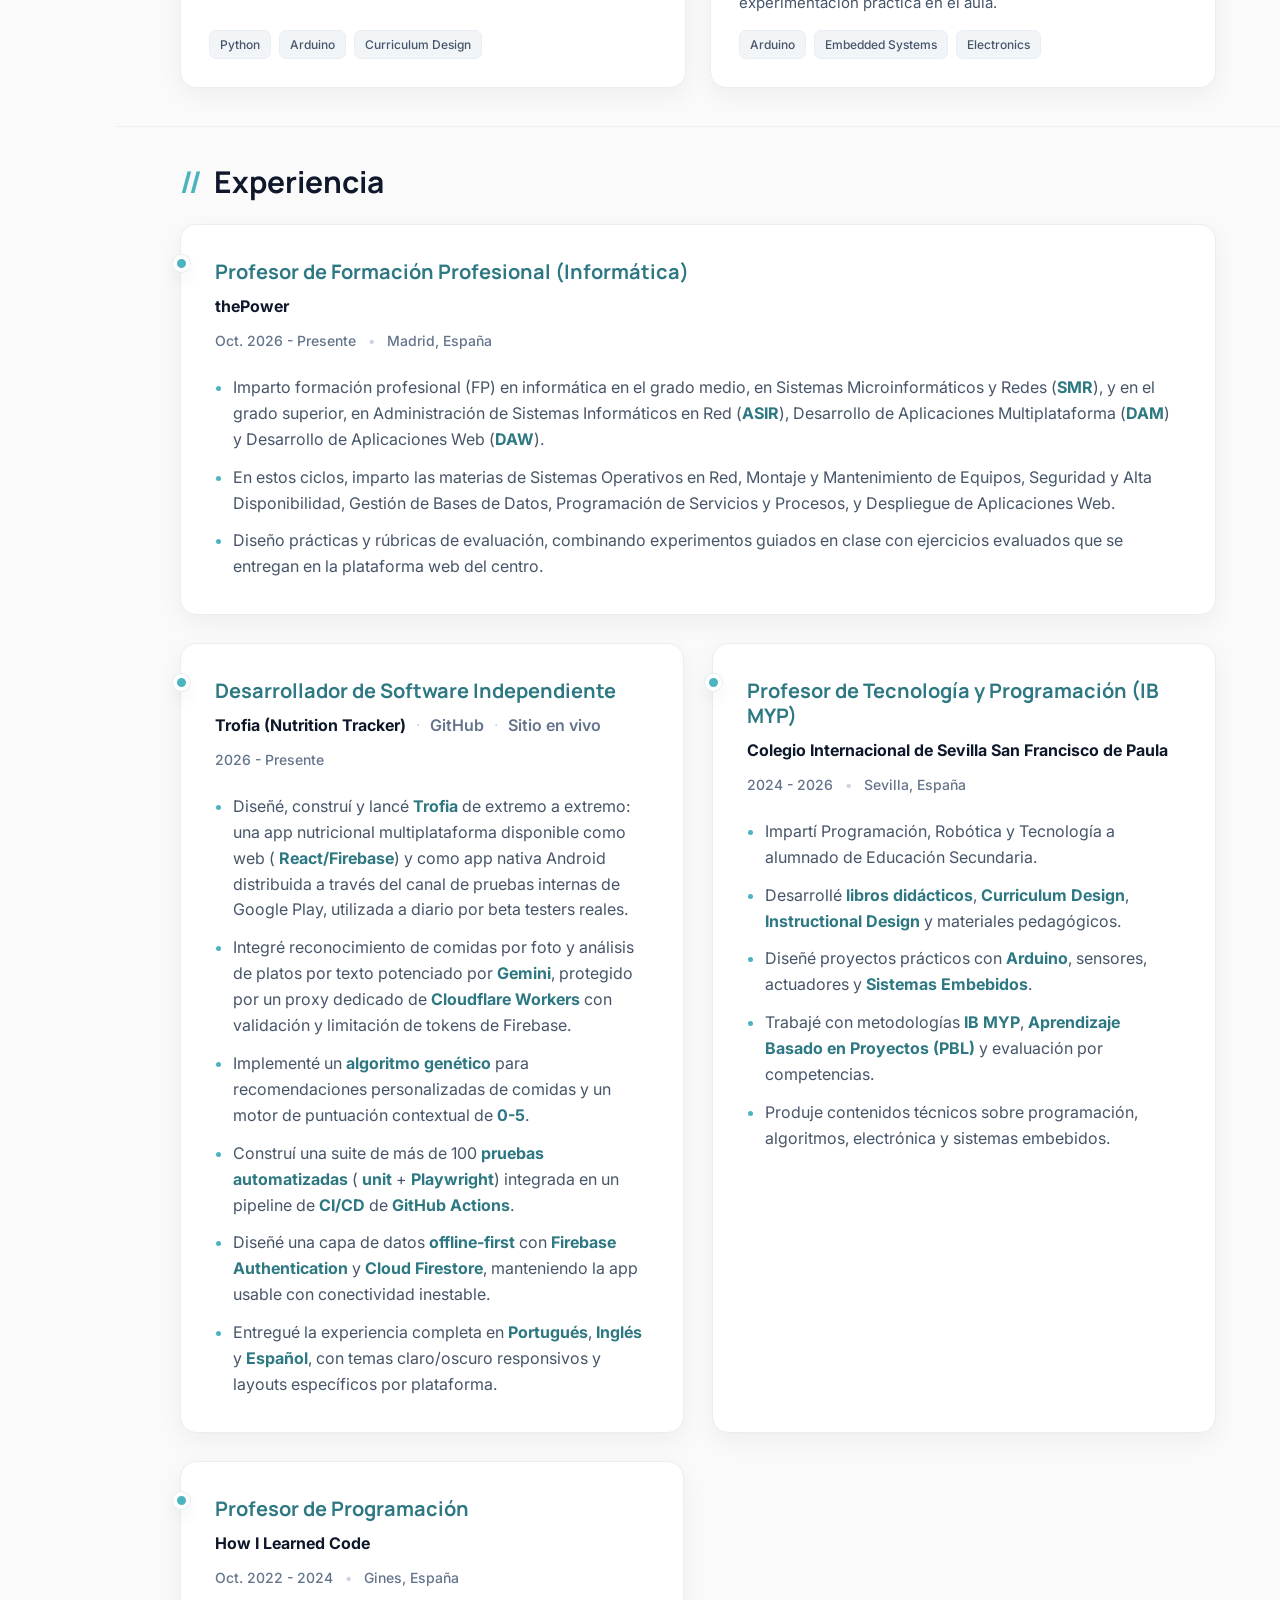
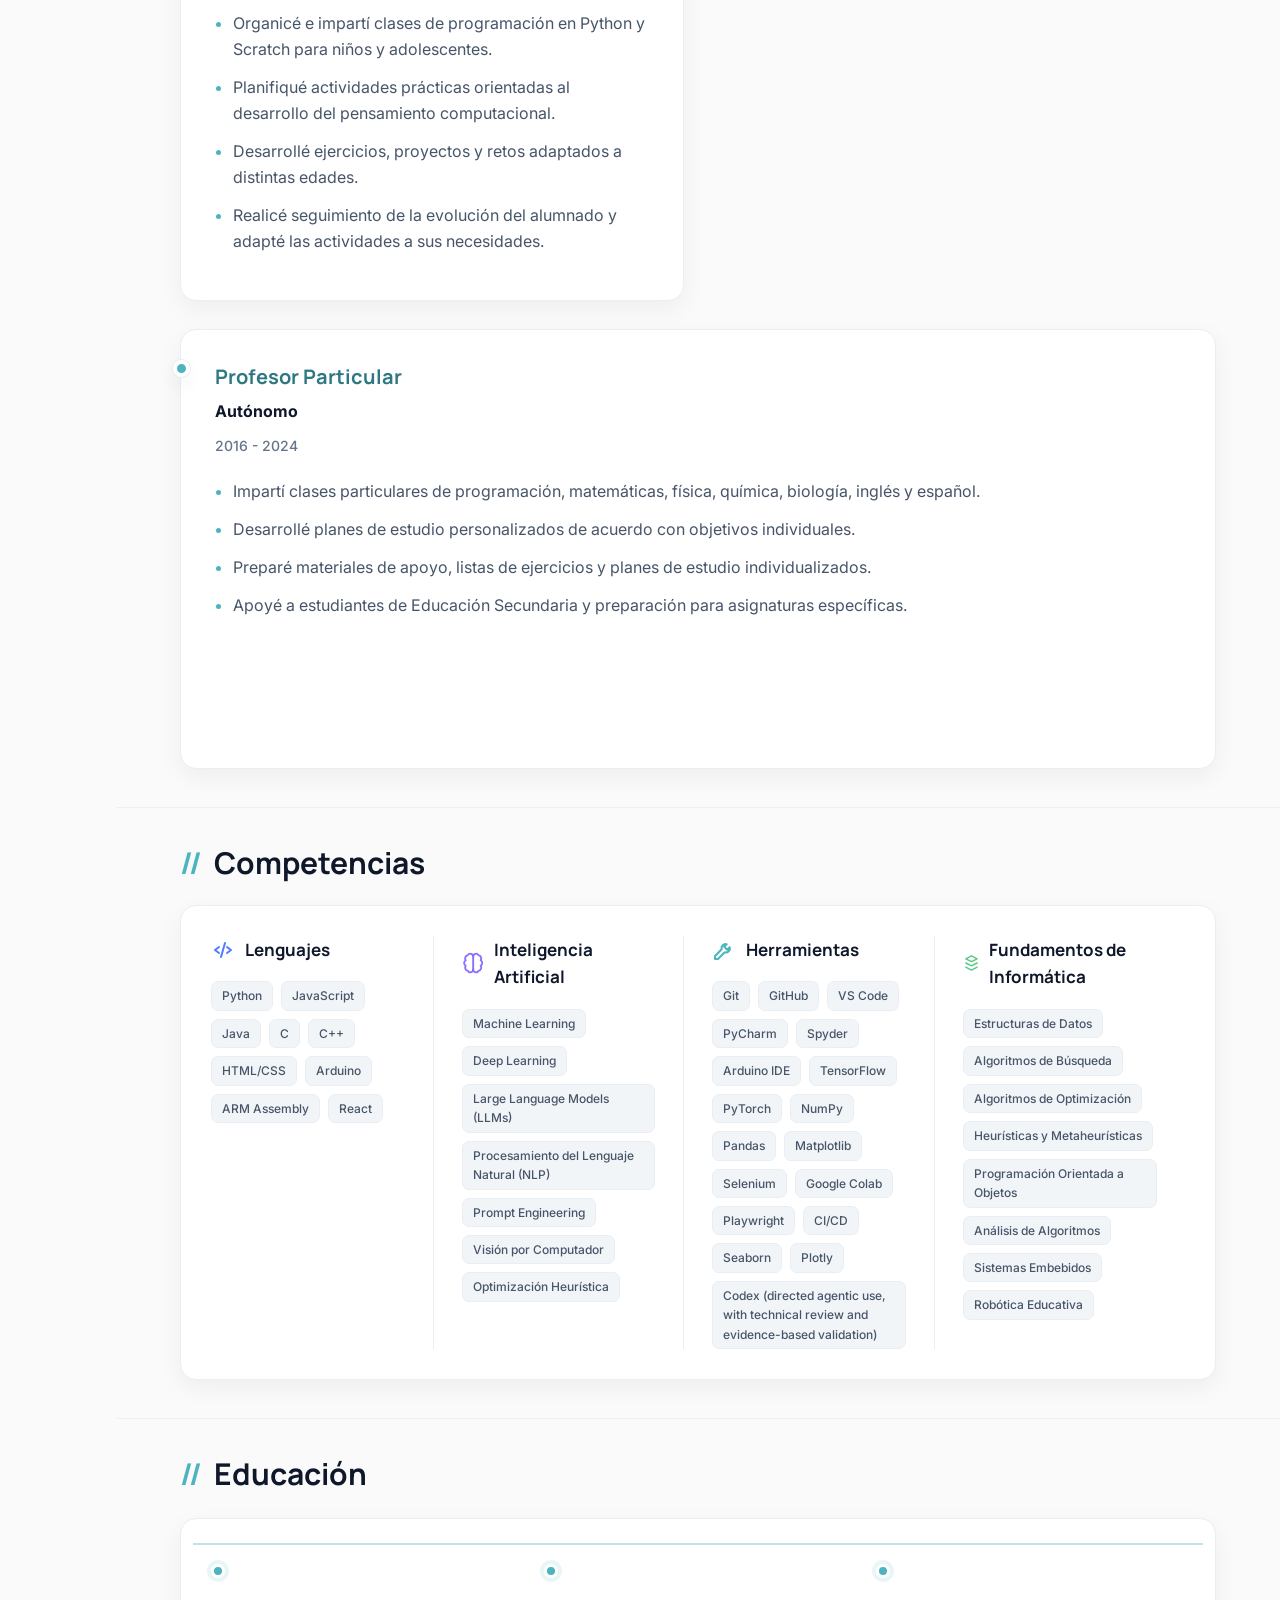
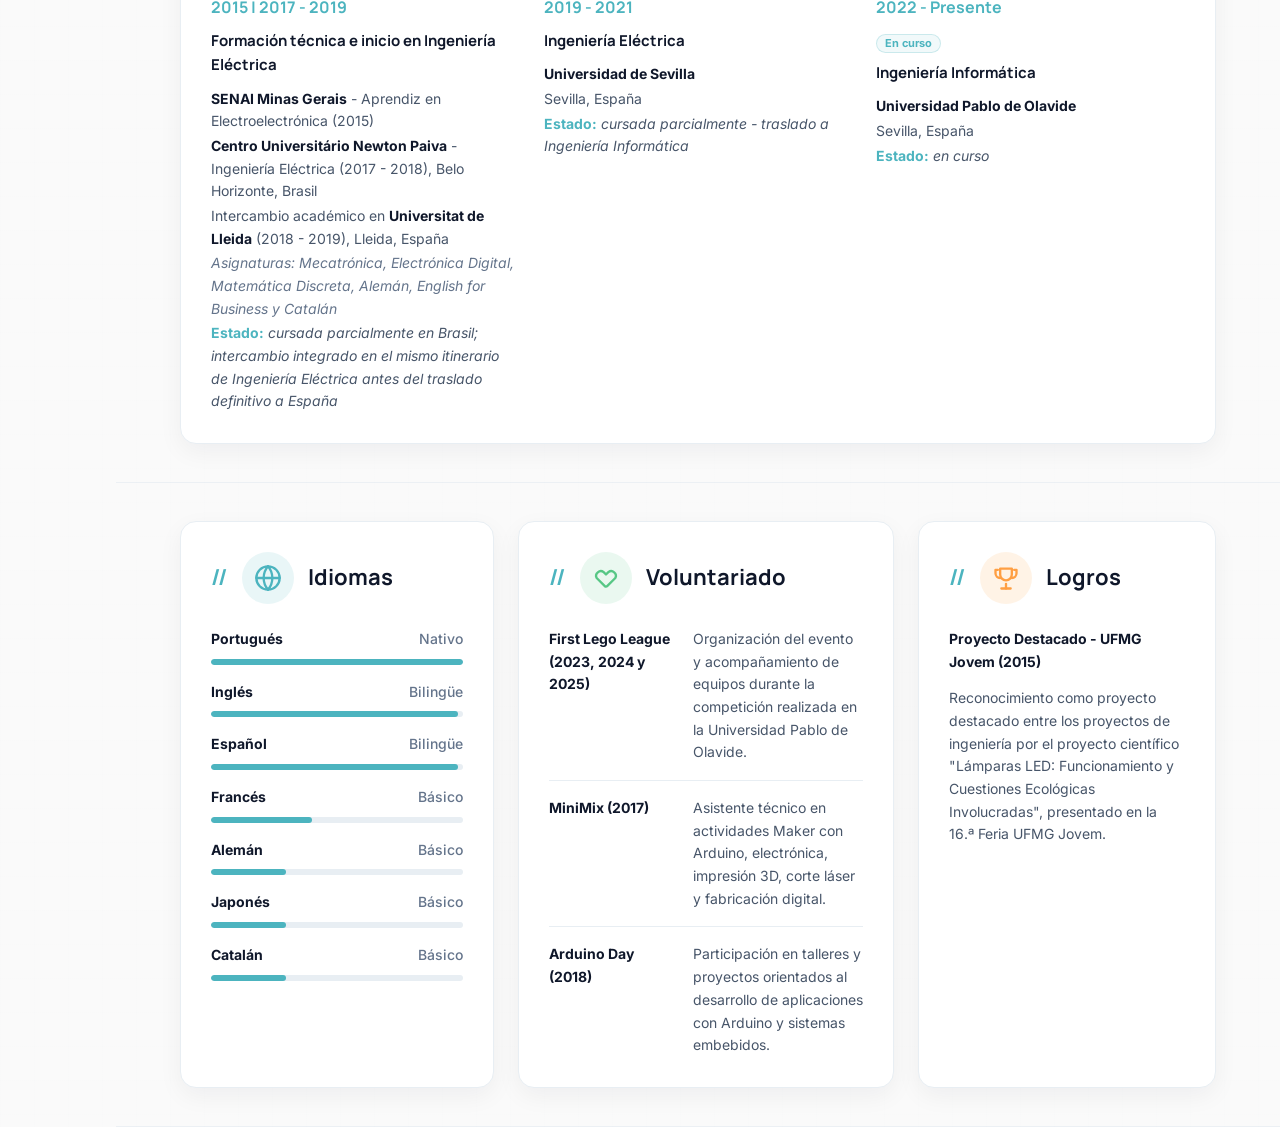
<file: es.html>
<!DOCTYPE html>
<html lang="es-ES">
<head>
  <meta charset="UTF-8">
  <meta name="viewport" content="width=device-width, initial-scale=1.0">
  <title>Clóvis Magno (ES)</title>
  <link rel="preconnect" href="https://fonts.googleapis.com">
  <link rel="preconnect" href="https://fonts.gstatic.com" crossorigin>
  <link href="https://fonts.googleapis.com/css2?family=Inter:wght@400;500;600;700&family=Manrope:wght@600;700;800&display=swap" rel="stylesheet">
  <link rel="stylesheet" href="style.css?v=20260703d">
</head>
<body>
  <!-- Navegacion lateral: enlaces fijos a las secciones del curriculum. -->
  <aside class="sidebar" aria-label="Navegacion del curriculum">
    <a class="brand" href="#inicio" aria-label="Inicio">C/M</a>

    <nav class="menu">
      <a href="#sobre" class="active">
        <svg class="icon" viewBox="0 0 24 24" aria-hidden="true"><path d="M3 10.8 12 3l9 7.8"/><path d="M5 10v10h14V10"/><path d="M9 20v-6h6v6"/></svg>
        <span>Sobre mí</span>
      </a>
      <a href="#projetos">
        <svg class="icon" viewBox="0 0 24 24" aria-hidden="true"><path d="m8 9-4 3 4 3"/><path d="m16 9 4 3-4 3"/><path d="m14 5-4 14"/></svg>
        <span>Proyectos</span>
      </a>
      <a href="#experiencia">
        <svg class="icon" viewBox="0 0 24 24" aria-hidden="true"><path d="M10 6h4"/><path d="M10 6V5a2 2 0 0 1 2-2 2 2 0 0 1 2 2v1"/><rect x="3" y="6" width="18" height="14" rx="2"/><path d="M3 12h18"/></svg>
        <span>Experiencia</span>
      </a>
      <a href="#habilidades">
        <svg class="icon" viewBox="0 0 24 24" aria-hidden="true"><path d="M12 3v18"/><path d="M8 7a4 4 0 1 1 4 4"/><path d="M16 17a4 4 0 1 1-4-4"/><path d="M16 7a4 4 0 0 0-4 4"/><path d="M8 17a4 4 0 0 0 4-4"/></svg>
        <span>Competencias</span>
      </a>
      <a href="#educacao">
        <svg class="icon" viewBox="0 0 24 24" aria-hidden="true"><path d="m22 10-10-5-10 5 10 5 10-5Z"/><path d="M6 12v5c3 2 9 2 12 0v-5"/><path d="M22 10v6"/></svg>
        <span>Educación</span>
      </a>
      <a href="#contato">
        <svg class="icon" viewBox="0 0 24 24" aria-hidden="true"><rect x="3" y="5" width="18" height="14" rx="2"/><path d="m3 7 9 6 9-6"/></svg>
        <span>Contacto</span>
      </a>
    </nav>
  </aside>
  <!-- Fin de la navegacion lateral. -->

  <!-- Selector de idioma: enlaces entre las versiones localizadas del curriculum. -->
  <div class="language-switcher" aria-label="Selector de idioma">
    <details>
      <summary><span class="language-current"><span class="flag flag-es" aria-hidden="true"></span><span>Español</span></span></summary>
      <div class="language-options">
        <a href="index.html"><span class="flag flag-us" aria-hidden="true"></span><span>English</span></a>
        <a href="es.html" aria-current="page"><span class="flag flag-es" aria-hidden="true"></span><span>Español</span></a>
        <a href="pt.html"><span class="flag flag-br" aria-hidden="true"></span><span>Português</span></a>
      </div>
    </details>
  </div>
  <!-- Fin del selector de idioma. -->

  <!-- Contenido principal: cuerpo imprimible del curriculum. -->
  <main class="page">
    <!-- Seccion de presentacion: identidad, titular, foto y canales de contacto. -->
    <section class="hero section" id="inicio">
      <div class="hero-content">
        <h1>Clóvis Magno Gonçalves de Freitas Santos</h1>
        <h2>Desarrollador de Software • IA y Proyectos de Software • Estudiante de Ingeniería Informática</h2>
        <p class="headline">Desarrollo de Software <span>|</span> IA Aplicada <span>|</span> Ingeniería Full-Stack <span>|</span> Algoritmos de Búsqueda y Optimización <span>|</span> Ciencia de Datos</p>
        <p class="intro">
          Estudiante de Ingeniería Informática con experiencia en desarrollo de software,
          enseñanza de programación y creación de tecnología para educación. Apasionado por
          los algoritmos de búsqueda y optimización, la inteligencia artificial, los sistemas embebidos y
          el desarrollo de soluciones que hagan el aprendizaje más eficiente y accesible.
        </p>

      </div>

      <div class="portrait-wrap" aria-label="Foto de perfil">
        <div class="orbit orbit-one"></div>
        <div class="orbit orbit-two"></div>
        <div class="orbit orbit-three"></div>
        <div class="dot dot-a"></div>
        <div class="dot dot-b"></div>
        <div class="dot dot-c"></div>
        <div class="portrait" role="img" aria-label="Foto de Clovis Magno"></div>
      </div>

      <ul class="contact-grid" id="contato" aria-label="Datos de contacto">
        <li>
          <svg class="contact-icon" viewBox="0 0 24 24" aria-hidden="true"><path d="M20 10c0 5-8 11-8 11S4 15 4 10a8 8 0 1 1 16 0Z"/><circle cx="12" cy="10" r="3"/></svg>
          <span>Madrid, España</span>
        </li>
        <li>
          <svg class="contact-icon" viewBox="0 0 24 24" aria-hidden="true"><rect x="3" y="5" width="18" height="14" rx="2"/><path d="m3 7 9 6 9-6"/></svg>
          <a href="mailto:cmagno.contact@gmail.com">cmagno.contact@gmail.com</a>
        </li>
        <li>
          <svg class="contact-icon" viewBox="0 0 24 24" aria-hidden="true"><path d="M22 16.92v3a2 2 0 0 1-2.18 2 19.8 19.8 0 0 1-8.63-3.07 19.5 19.5 0 0 1-6-6A19.8 19.8 0 0 1 2.12 4.2 2 2 0 0 1 4.11 2h3a2 2 0 0 1 2 1.72c.12.9.33 1.77.62 2.61a2 2 0 0 1-.45 2.11L8 9.72a16 16 0 0 0 6.28 6.28l1.28-1.28a2 2 0 0 1 2.11-.45c.84.29 1.71.5 2.61.62A2 2 0 0 1 22 16.92Z"/></svg>
          <a href="tel:+34651489209">+34 651 48 92 09</a>
        </li>
        <li>
          <svg class="contact-icon brand-icon" viewBox="0 0 24 24" aria-hidden="true"><path d="M15 22v-4a4.8 4.8 0 0 0-1-3.5c3.2-.4 6.5-1.6 6.5-7A5.4 5.4 0 0 0 19 3.8 5 5 0 0 0 18.9.3S17.7-.1 15 1.8a13.4 13.4 0 0 0-7 0C5.3-.1 4.1.3 4.1.3A5 5 0 0 0 4 3.8 5.4 5.4 0 0 0 2.5 7.5c0 5.4 3.3 6.6 6.5 7A4.8 4.8 0 0 0 8 18v4"/><path d="M8 19c-3 .9-4.5-.8-6-2"/></svg>
          <a href="https://github.com/magnoClovis" target="_blank" rel="noopener">github.com/magnoClovis</a>
        </li>
        <li>
          <svg class="contact-icon brand-icon" viewBox="0 0 24 24" aria-hidden="true"><path d="M16 8a6 6 0 0 1 6 6v7h-4v-7a2 2 0 0 0-4 0v7h-4v-7a6 6 0 0 1 6-6Z"/><path d="M2 9h4v12H2z"/><circle cx="4" cy="4" r="2"/></svg>
          <a href="https://www.linkedin.com/in/clovismagno/" target="_blank" rel="noopener">linkedin.com/in/clovismagno</a>
        </li>
        <li>
          <svg class="contact-icon" viewBox="0 0 24 24" aria-hidden="true"><circle cx="12" cy="12" r="10"/><path d="M2 12h20"/><path d="M12 2a15.3 15.3 0 0 1 0 20"/><path d="M12 2a15.3 15.3 0 0 0 0 20"/></svg>
          <a href="https://magnoclovis.github.io/clovis-magno/" target="_blank" rel="noopener">magnoclovis.github.io/clovis-magno</a>
        </li>
      </ul>
      <p class="last-updated" id="last-updated" data-label="Última actualización"></p>
    </section>
    <!-- Fin de la seccion de presentacion. -->

    <!-- Seccion sobre mi: resumen profesional enfocado en software. -->
    <section class="section about" id="sobre">
      <div class="section-title">
        <h2>Sobre mí</h2>
      </div>
      <div class="card about-layout">
        <div class="section-visual visual-teal">
          <svg viewBox="0 0 24 24" aria-hidden="true"><path d="M20 21a8 8 0 0 0-16 0"/><circle cx="12" cy="7" r="4"/></svg>
        </div>
        <div class="about-copy">
          <p>
            Estudiante de Ingeniería Informática con foco en desarrollo de software, inteligencia
            artificial y algoritmos de búsqueda y optimización. Desarrollo aplicaciones completas,
            desde la persistencia de datos y la integración con APIs hasta funcionalidades basadas en
            LLMs y algoritmos genéticos, con especial interés en sistemas embebidos, aprendizaje
            automático y tecnologías que hacen más eficientes los procesos cotidianos.
          </p>
          <p>
            En paralelo a mi trabajo técnico, enseño programación y pensamiento computacional, lo que
            ha mejorado mi forma de descomponer problemas y explicar sistemas complejos con claridad.
            Estas habilidades también influyen directamente en cómo diseño y documento mis propios
            proyectos de software.
          </p>
        </div>
      </div>
    </section>
    <!-- Fin de la seccion sobre mi. -->

    <!-- Seccion de proyectos: tarjetas de portfolio tecnico con etiquetas de tecnologia. -->
    <section class="section" id="projetos">
      <div class="section-heading">
        <div class="section-title">
          <h2>Proyectos</h2>
        </div>
      </div>

      <div class="project-grid">
        <article class="card project-card project-blue">
          <div class="project-header">
            <div class="section-visual">
              <svg viewBox="0 0 24 24" aria-hidden="true"><path d="M12 5a3 3 0 0 0-5.6-1.5A3.5 3.5 0 0 0 4 9a3.5 3.5 0 0 0 0 6 3.5 3.5 0 0 0 2.4 5.5A3 3 0 0 0 12 19"/><path d="M12 5a3 3 0 0 1 5.6-1.5A3.5 3.5 0 0 1 20 9a3.5 3.5 0 0 1 0 6 3.5 3.5 0 0 1-2.4 5.5A3 3 0 0 1 12 19"/><path d="M12 5v14"/><path d="M8 9h1"/><path d="M15 9h1"/><path d="M8 15h1"/><path d="M15 15h1"/></svg>
            </div>
            <p class="project-kicker">IA aplicada</p>
          </div>
          <h3>Trofia (Nutrition Tracker)</h3>
          <p>Aplicación personal de nutrición disponible en web y Android, que combina el seguimiento de comida y agua, analítica semanal, historial de composición corporal y despensa inteligente. Desarrollada con <strong>React/Firebase/Firestore</strong>, con una arquitectura <strong>offline-first</strong> y caché persistente. Integra reconocimiento de comidas por foto y análisis de platos basado en texto potenciado por <strong>Gemini</strong>, protegido por un proxy dedicado de <strong>Cloudflare Workers</strong> con validación de token y limitación de tasa, además de <strong>Firebase App Check</strong>. Incluye un <strong>algoritmo genético</strong> para recomendaciones personalizadas y un motor de puntuación contextual de <strong>0-5</strong>. Cuenta con más de 100 <strong>pruebas automatizadas</strong> (<strong>Playwright</strong>) y un pipeline de <strong>CI/CD</strong> vía GitHub Actions.</p>
          <div class="tags">
            <span>React</span><span>Firebase</span><span>Firestore</span><span>Offline-first</span><span>Cloudflare Workers</span><span>Firebase App Check</span><span>Gemini</span><span>Algoritmos Genéticos</span><span>Playwright</span><span>CI/CD</span><span>Nutrición Computacional</span>
          </div>
          <div class="project-links">
            <a href="https://github.com/magnoClovis/nutrition-tracker" target="_blank" rel="noopener">
              <svg viewBox="0 0 24 24" aria-hidden="true"><path d="M15 22v-4a4.8 4.8 0 0 0-1-3.5c3.2-.4 6.5-1.6 6.5-7A5.4 5.4 0 0 0 19 3.8 5 5 0 0 0 18.9.3S17.7-.1 15 1.8a13.4 13.4 0 0 0-7 0C5.3-.1 4.1.3 4.1.3A5 5 0 0 0 4 3.8 5.4 5.4 0 0 0 2.5 7.5c0 5.4 3.3 6.6 6.5 7A4.8 4.8 0 0 0 8 18v4"/><path d="M8 19c-3 .9-4.5-.8-6-2"/></svg>
              <span>Repositorio</span>
            </a>
            <a href="https://magnoclovis.github.io/nutrition-tracker/" target="_blank" rel="noopener">
              <svg viewBox="0 0 24 24" aria-hidden="true"><circle cx="12" cy="12" r="10"/><path d="M2 12h20"/><path d="M12 2a15.3 15.3 0 0 1 0 20"/><path d="M12 2a15.3 15.3 0 0 0 0 20"/></svg>
              <span>Sitio en Vivo</span>
            </a>
          </div>
        </article>

        <article class="card project-card project-pink">
          <div class="project-header">
            <div class="section-visual">
              <svg viewBox="0 0 24 24" aria-hidden="true"><path d="M3 3v18h18"/><path d="M6 16 10 11 14 14 20 6"/><circle cx="6" cy="16" r="1.4"/><circle cx="10" cy="11" r="1.4"/><circle cx="14" cy="14" r="1.4"/><circle cx="20" cy="6" r="1.4"/></svg>
            </div>
            <p class="project-kicker">Ciencia de Datos</p>
          </div>
          <h3>Modelado Predictivo de Engagement en Contenido Digital</h3>
          <p>Pipeline completo de análisis de datos aplicado a métricas de engagement en redes sociales, incluyendo visualización exploratoria con Matplotlib, Seaborn y Plotly, un modelo predictivo de <strong>Red Neuronal Artificial (ANN)</strong> en <strong>TensorFlow/Keras</strong> para predicción de comparticiones, y un <strong>Self-Organizing Map (SOM)</strong> para identificar patrones de rendimiento por segmento de contenido.</p>
          <div class="tags">
            <span>Python</span><span>TensorFlow</span><span>Data Science</span><span>Predictive Modeling</span><span>SOM</span><span>Data Visualization</span>
          </div>
        </article>

        <article class="card project-card project-cyan">
          <div class="project-header">
            <div class="section-visual">
              <svg viewBox="0 0 24 24" aria-hidden="true"><circle cx="4" cy="7" r="1.8"/><circle cx="4" cy="17" r="1.8"/><circle cx="12" cy="4" r="1.8"/><circle cx="12" cy="12" r="1.8"/><circle cx="12" cy="20" r="1.8"/><circle cx="20" cy="12" r="1.8"/><path d="M5.6 7.6 10.4 4.8"/><path d="M5.6 8 10.4 11.2"/><path d="M5.6 8.4 10.4 19.2"/><path d="M5.6 16.4 10.4 4.8"/><path d="M5.6 16.8 10.4 12.4"/><path d="M5.6 17.4 10.4 19.6"/><path d="M13.6 4.8 18.4 11.2"/><path d="M13.6 12 18.4 12"/><path d="M13.6 19.6 18.4 12.8"/></svg>
            </div>
            <p class="project-kicker">Procesamiento de Lenguaje Natural</p>
          </div>
          <h3>Clasificación de Sentimientos con Deep Learning</h3>
          <p>Modelo de <strong>Red Neuronal Convolucional (CNN)</strong> para clasificación de sentimientos en texto, con preprocesamiento mediante tokenización y padding, uso de embeddings <strong>FastText</strong> para representación vectorial de palabras, y visualización de agrupamiento semántico mediante <strong>t-SNE</strong>.</p>
          <div class="tags">
            <span>Python</span><span>Deep Learning</span><span>NLP</span><span>CNN</span><span>FastText</span><span>Word Embeddings</span>
          </div>
        </article>

        <article class="card project-card project-amber">
          <div class="project-header">
            <div class="section-visual">
              <svg viewBox="0 0 24 24" aria-hidden="true"><path d="M4 21h6"/><path d="M7 21v-4"/><circle cx="7" cy="15" r="1.6"/><path d="M7 15 13 11"/><circle cx="13" cy="11" r="1.6"/><path d="M13 11 17 5"/><circle cx="17" cy="5" r="1.6"/><path d="M15.5 3.5 17 5 18.5 3.5"/></svg>
            </div>
            <p class="project-kicker">Mecatrónica / Robótica</p>
          </div>
          <h3>Brazo Robótico con Sistema de Enseñanza de Posiciones</h3>
          <p>Brazo robótico de 4 ejes controlado mediante <strong>servomotores</strong>, que permite enseñar posiciones manualmente a través de <strong>potenciómetros</strong> y reproducir automáticamente los movimientos memorizados. Sistema de automatización condicional con sensores LDR para activación basada en detección de objetos, con lógica de control prototipada previamente en <strong>C++</strong> antes de la implementación en Arduino.</p>
          <div class="tags">
            <span>Arduino</span><span>C++</span><span>Servo Control</span><span>Sensors</span><span>Embedded Systems</span><span>Mechatronics</span>
          </div>
        </article>

        <article class="card project-card project-purple">
          <div class="project-header">
            <div class="section-visual">
              <svg viewBox="0 0 24 24" aria-hidden="true"><path d="m8 9-4 3 4 3"/><path d="m16 9 4 3-4 3"/><path d="m14 5-4 14"/></svg>
            </div>
            <p class="project-kicker">Algoritmos de Búsqueda y Optimización</p>
          </div>
          <h3>Biblioteca de Algoritmos</h3>
          <p>Biblioteca en <strong>Python</strong> con implementaciones de algoritmos clásicos de búsqueda y optimización, incluyendo <strong>Backtracking</strong>, <strong>Branch and Bound</strong>, <strong>Greedy</strong>, <strong>Divide and Conquer</strong>, <strong>Hill Climbing</strong> y <strong>Algoritmos Genéticos</strong>. Incluye comparación de complejidad y rendimiento entre estrategias exactas, heurísticas y metaheurísticas aplicadas a problemas de optimización combinatoria.</p>
          <div class="tags">
            <span>Search Algorithms</span><span>Optimization</span><span>Data Structures</span>
          </div>
        </article>

        <article class="card project-card project-teal">
          <div class="project-header">
            <div class="section-visual">
              <svg viewBox="0 0 24 24" aria-hidden="true"><rect x="4" y="4" width="6" height="6" rx="1.5"/><rect x="14" y="4" width="6" height="6" rx="1.5"/><rect x="9" y="14" width="6" height="6" rx="1.5"/><path d="M10 7h4"/><path d="M17 10v2a2 2 0 0 1-2 2h-3"/><path d="M7 10v2a2 2 0 0 0 2 2h3"/></svg>
            </div>
            <p class="project-kicker">Automatización</p>
          </div>
          <h3>Herramientas de Automatización</h3>
          <p>Pipeline de automatización en <strong>Python</strong> para extraer y organizar datos de una plataforma web. Utiliza <strong>Selenium</strong> para autenticación, navegación programática entre secciones y descarga diaria de archivos CSV/XLSX, con organización automática por fecha en estructura de carpetas.</p>
          <div class="tags">
            <span>Selenium</span><span>Web Scraping</span><span>Data Processing</span>
          </div>
        </article>

        <article class="card project-card project-green">
          <div class="project-header">
            <div class="section-visual">
              <svg viewBox="0 0 24 24" aria-hidden="true"><path d="M4 19.5A2.5 2.5 0 0 1 6.5 17H20"/><path d="M4 4.5A2.5 2.5 0 0 1 6.5 2H20v20H6.5A2.5 2.5 0 0 1 4 19.5v-15Z"/><path d="M8 6h8"/><path d="M8 10h8"/></svg>
            </div>
            <p class="project-kicker">Material didáctico</p>
          </div>
          <h3>Libros Didácticos de Programación</h3>
          <p>Desarrollo completo de libros didácticos de <strong>Python</strong> y <strong>Arduino</strong>, incluyendo contenidos teóricos, ejercicios, proyectos prácticos, evaluaciones y <strong>secuencias didácticas</strong> para la enseñanza de programación.</p>
          <div class="tags">
            <span>Python</span><span>Arduino</span><span>Curriculum Design</span>
          </div>
        </article>

        <article class="card project-card project-orange">
          <div class="project-header">
            <div class="section-visual">
              <svg viewBox="0 0 24 24" aria-hidden="true"><rect x="7" y="7" width="10" height="10" rx="2"/><path d="M10 10h4v4h-4z"/><path d="M9 2v3"/><path d="M15 2v3"/><path d="M9 19v3"/><path d="M15 19v3"/><path d="M2 9h3"/><path d="M2 15h3"/><path d="M19 9h3"/><path d="M19 15h3"/></svg>
            </div>
            <p class="project-kicker">Robótica educativa</p>
          </div>
          <h3>Proyectos Educativos con Arduino</h3>
          <p><strong>Sistemas embebidos</strong> aplicados a la robótica educativa, con proyectos prácticos que incluyen lectura de <strong>sensores</strong>, control de <strong>actuadores</strong>, comunicación serie e integración de pantallas, utilizados para enseñar programación y electrónica mediante experimentación práctica en el aula.</p>
          <div class="tags">
            <span>Arduino</span><span>Embedded Systems</span><span>Electronics</span>
          </div>
        </article>
      </div>
    </section>
    <!-- Fin de la seccion de proyectos. -->

    <!-- Seccion de experiencia: historial profesional de docencia y tutoria. -->
    <section class="section" id="experiencia">
      <div class="section-heading">
        <div class="section-title">
          <h2>Experiencia</h2>
        </div>
      </div>

      <div class="experience-grid">
        <article class="card job-card">
          <span class="job-dot"></span>
          <h3>Profesor de Formación Profesional (Informática)</h3>
          <p class="company">thePower</p>
          <p class="meta">Oct. 2026 - Presente <span>•</span> Madrid, España</p>
          <ul>
            <li>Imparto formación profesional (FP) en informática en el grado medio, en Sistemas Microinformáticos y Redes (<strong>SMR</strong>), y en el grado superior, en Administración de Sistemas Informáticos en Red (<strong>ASIR</strong>), Desarrollo de Aplicaciones Multiplataforma (<strong>DAM</strong>) y Desarrollo de Aplicaciones Web (<strong>DAW</strong>).</li>
            <li>En estos ciclos, imparto las materias de Sistemas Operativos en Red, Montaje y Mantenimiento de Equipos, Seguridad y Alta Disponibilidad, Gestión de Bases de Datos, Programación de Servicios y Procesos, y Despliegue de Aplicaciones Web.</li>
            <li>Diseño prácticas y rúbricas de evaluación, combinando experimentos guiados en clase con ejercicios evaluados que se entregan en la plataforma web del centro.</li>
          </ul>
        </article>

        <article class="card job-card">
          <span class="job-dot"></span>
          <h3>Desarrollador de Software Independiente</h3>
          <p class="company">Trofia (Nutrition Tracker) <span class="sep">·</span> <a href="https://github.com/magnoClovis/nutrition-tracker" target="_blank" rel="noopener">GitHub</a> <span class="sep">·</span> <a href="https://magnoclovis.github.io/nutrition-tracker/" target="_blank" rel="noopener">Sitio en vivo</a></p>
          <p class="meta">2026 - Presente</p>
          <ul>
            <li>Diseñé, construí y lancé <strong>Trofia</strong> de extremo a extremo: una app nutricional multiplataforma disponible como web ( <strong>React/Firebase</strong>) y como app nativa Android distribuida a través del canal de pruebas internas de Google Play, utilizada a diario por beta testers reales.</li>
            <li>Integré reconocimiento de comidas por foto y análisis de platos por texto potenciado por <strong>Gemini</strong>, protegido por un proxy dedicado de <strong>Cloudflare Workers</strong> con validación y limitación de tokens de Firebase.</li>
            <li>Implementé un <strong>algoritmo genético</strong> para recomendaciones personalizadas de comidas y un motor de puntuación contextual de <strong>0-5</strong>.</li>
            <li>Construí una suite de más de 100 <strong>pruebas automatizadas</strong> ( <strong>unit</strong> + <strong>Playwright</strong>) integrada en un pipeline de <strong>CI/CD</strong> de <strong>GitHub Actions</strong>.</li>
            <li>Diseñé una capa de datos <strong>offline-first</strong> con <strong>Firebase Authentication</strong> y <strong>Cloud Firestore</strong>, manteniendo la app usable con conectividad inestable.</li>
            <li>Entregué la experiencia completa en <strong>Portugués</strong>, <strong>Inglés</strong> y <strong>Español</strong>, con temas claro/oscuro responsivos y layouts específicos por plataforma.</li>
          </ul>
        </article>

        <article class="card job-card">
          <span class="job-dot"></span>
          <h3>Profesor de Tecnología y Programación (IB MYP)</h3>
          <p class="company">Colegio Internacional de Sevilla San Francisco de Paula</p>
          <p class="meta">2024 - 2026 <span>•</span> Sevilla, España</p>
          <ul>
            <li>Impartí Programación, Robótica y Tecnología a alumnado de Educación Secundaria.</li>
            <li>Desarrollé <strong>libros didácticos</strong>, <strong>Curriculum Design</strong>, <strong>Instructional Design</strong> y materiales pedagógicos.</li>
            <li>Diseñé proyectos prácticos con <strong>Arduino</strong>, sensores, actuadores y <strong>Sistemas Embebidos</strong>.</li>
            <li>Trabajé con metodologías <strong>IB MYP</strong>, <strong>Aprendizaje Basado en Proyectos (PBL)</strong> y evaluación por competencias.</li>
            <li>Produje contenidos técnicos sobre programación, algoritmos, electrónica y sistemas embebidos.</li>
          </ul>
        </article>

        <article class="card job-card">
          <span class="job-dot"></span>
          <h3>Profesor de Programación</h3>
          <p class="company">How I Learned Code</p>
          <p class="meta">Oct. 2022 - 2024 <span>•</span> Gines, España</p>
          <ul>
            <li>Organicé e impartí clases de programación en Python y Scratch para niños y adolescentes.</li>
            <li>Planifiqué actividades prácticas orientadas al desarrollo del pensamiento computacional.</li>
            <li>Desarrollé ejercicios, proyectos y retos adaptados a distintas edades.</li>
            <li>Realicé seguimiento de la evolución del alumnado y adapté las actividades a sus necesidades.</li>
          </ul>
        </article>

        <article class="card job-card">
          <span class="job-dot"></span>
          <h3>Profesor Particular</h3>
          <p class="company">Autónomo</p>
          <p class="meta">2016 - 2024</p>
          <ul>
            <li>Impartí clases particulares de programación, matemáticas, física, química, biología, inglés y español.</li>
            <li>Desarrollé planes de estudio personalizados de acuerdo con objetivos individuales.</li>
            <li>Preparé materiales de apoyo, listas de ejercicios y planes de estudio individualizados.</li>
            <li>Apoyé a estudiantes de Educación Secundaria y preparación para asignaturas específicas.</li>
          </ul>
        </article>
      </div>
    </section>
    <!-- Fin de la seccion de experiencia. -->

    <!-- Seccion de competencias: habilidades tecnicas y herramientas agrupadas. -->
    <section class="section skills" id="habilidades">
      <div class="section-title">
        <h2>Competencias</h2>
      </div>

      <div class="card skills-grid">
        <div class="skill-block skill-blue">
          <h3><svg viewBox="0 0 24 24" aria-hidden="true"><path d="m8 9-4 3 4 3"/><path d="m16 9 4 3-4 3"/><path d="m14 5-4 14"/></svg>Lenguajes</h3>
          <div class="tags">
            <span>Python</span><span>JavaScript</span><span>Java</span><span>C</span><span>C++</span><span>HTML/CSS</span><span>Arduino</span><span>ARM Assembly</span><span>React</span>
          </div>
        </div>

        <div class="skill-block skill-purple">
          <h3><svg viewBox="0 0 24 24" aria-hidden="true"><path d="M12 5a3 3 0 0 0-5.6-1.5A3.5 3.5 0 0 0 4 9a3.5 3.5 0 0 0 0 6 3.5 3.5 0 0 0 2.4 5.5A3 3 0 0 0 12 19"/><path d="M12 5a3 3 0 0 1 5.6-1.5A3.5 3.5 0 0 1 20 9a3.5 3.5 0 0 1 0 6 3.5 3.5 0 0 1-2.4 5.5A3 3 0 0 1 12 19"/><path d="M12 5v14"/></svg>Inteligencia Artificial</h3>
          <div class="tags">
            <span>Machine Learning</span><span>Deep Learning</span><span>Large Language Models (LLMs)</span><span>Procesamiento del Lenguaje Natural (NLP)</span><span>Prompt Engineering</span><span>Visión por Computador</span><span>Optimización Heurística</span>
          </div>
        </div>

        <div class="skill-block skill-teal">
          <h3><svg viewBox="0 0 24 24" aria-hidden="true"><path d="M14.7 6.3a4 4 0 0 0-5 5L3 18v3h3l6.7-6.7a4 4 0 0 0 5-5l-2.5 2.5-3-3 2.5-2.5Z"/></svg>Herramientas</h3>
          <div class="tags">
            <span>Git</span><span>GitHub</span><span>VS Code</span><span>PyCharm</span><span>Spyder</span><span>Arduino IDE</span><span>TensorFlow</span><span>PyTorch</span><span>NumPy</span><span>Pandas</span><span>Matplotlib</span><span>Selenium</span><span>Google Colab</span><span>Playwright</span><span>CI/CD</span><span>Seaborn</span><span>Plotly</span><span>Codex (directed agentic use, with technical review and evidence-based validation)</span>
          </div>
        </div>

        <div class="skill-block skill-green">
          <h3><svg viewBox="0 0 24 24" aria-hidden="true"><path d="m12 2 8 4-8 4-8-4 8-4Z"/><path d="m4 12 8 4 8-4"/><path d="m4 18 8 4 8-4"/></svg>Fundamentos de Informática</h3>
          <div class="tags">
            <span>Estructuras de Datos</span><span>Algoritmos de Búsqueda</span><span>Algoritmos de Optimización</span><span>Heurísticas y Metaheurísticas</span><span>Programación Orientada a Objetos</span><span>Análisis de Algoritmos</span><span>Sistemas Embebidos</span><span>Robótica Educativa</span>
          </div>
        </div>
      </div>
    </section>
    <!-- Fin de la seccion de competencias. -->

    <!-- Seccion de educacion: linea de tiempo academica y tecnica en orden cronologico. -->
    <section class="section education credentials" id="educacao">
      <div class="section-title">
        <h2>Educación</h2>
      </div>

      <div class="card timeline education-timeline">
        <article class="timeline-item">
          <div class="pin"></div>
          <h3>2015 | 2017 - 2019</h3>
          <strong>Formación técnica e inicio en Ingeniería Eléctrica</strong>
          <p><strong class="institution">SENAI Minas Gerais</strong> - Aprendiz en Electroelectrónica (2015)</p>
          <p><strong class="institution">Centro Universitário Newton Paiva</strong> - Ingeniería Eléctrica (2017 - 2018), Belo Horizonte, Brasil</p>
          <p>Intercambio académico en <strong class="institution">Universitat de Lleida</strong> (2018 - 2019), Lleida, España</p>
          <p class="coursework">Asignaturas: Mecatrónica, Electrónica Digital, Matemática Discreta, Alemán, English for Business y Catalán</p>
          <p><span class="status-label">Estado:</span> <em class="status-value">cursada parcialmente en Brasil; intercambio integrado en el mismo itinerario de Ingeniería Eléctrica antes del traslado definitivo a España</em></p>
        </article>

        <article class="timeline-item">
          <div class="pin"></div>
          <h3>2019 - 2021</h3>
          <strong>Ingeniería Eléctrica</strong>
          <p><strong class="institution">Universidad de Sevilla</strong></p>
          <p>Sevilla, España</p>
          <p><span class="status-label">Estado:</span> <em class="status-value">cursada parcialmente - traslado a Ingeniería Informática</em></p>
        </article>

        <article class="timeline-item">
          <div class="pin"></div>
          <h3>2022 - Presente</h3>
          <span class="timeline-badge">En curso</span>
          <strong>Ingeniería Informática</strong>
          <p><strong class="institution">Universidad Pablo de Olavide</strong></p>
          <p>Sevilla, España</p>
          <p><span class="status-label">Estado:</span> <em class="status-value">en curso</em></p>
        </article>
      </div>
    </section>
    <!-- Fin de la seccion de educacion. -->

    <!-- Informacion adicional: idiomas, voluntariado y logros. -->
    <section class="section extra-grid">
      <article class="card extra-card language-card">
        <h2><span><svg viewBox="0 0 24 24" aria-hidden="true"><circle cx="12" cy="12" r="10"/><path d="M2 12h20"/><path d="M12 2a15.3 15.3 0 0 1 0 20"/><path d="M12 2a15.3 15.3 0 0 0 0 20"/></svg></span>Idiomas</h2>
        <div class="language-list">
          <div class="language-row" style="--level:100%"><p><strong>Portugués</strong><span>Nativo</span></p><div class="meter"><i></i></div></div>
          <div class="language-row" style="--level:98%"><p><strong>Inglés</strong><span>Bilingüe</span></p><div class="meter"><i></i></div></div>
          <div class="language-row" style="--level:98%"><p><strong>Español</strong><span>Bilingüe</span></p><div class="meter"><i></i></div></div>
          <div class="language-row" style="--level:40%"><p><strong>Francés</strong><span>Básico</span></p><div class="meter"><i></i></div></div>
          <div class="language-row" style="--level:30%"><p><strong>Alemán</strong><span>Básico</span></p><div class="meter"><i></i></div></div>
          <div class="language-row" style="--level:30%"><p><strong>Japonés</strong><span>Básico</span></p><div class="meter"><i></i></div></div>
          <div class="language-row" style="--level:30%"><p><strong>Catalán</strong><span>Básico</span></p><div class="meter"><i></i></div></div>
        </div>
      </article>

      <article class="card extra-card volunteering-card">
        <h2><span><svg viewBox="0 0 24 24" aria-hidden="true"><path d="M11 19 4 12a4 4 0 0 1 6-5l2 2 2-2a4 4 0 0 1 6 5l-7 7a1.4 1.4 0 0 1-2 0Z"/></svg></span>Voluntariado</h2>
        <div class="volunteer-list">
          <p><strong>First Lego League (2023, 2024 y 2025)</strong><span>Organización del evento y acompañamiento de equipos durante la competición realizada en la Universidad Pablo de Olavide.</span></p>
          <p><strong>MiniMix (2017)</strong><span>Asistente técnico en actividades Maker con Arduino, electrónica, impresión 3D, corte láser y fabricación digital.</span></p>
          <p><strong>Arduino Day (2018)</strong><span>Participación en talleres y proyectos orientados al desarrollo de aplicaciones con Arduino y sistemas embebidos.</span></p>
        </div>
      </article>

      <article class="card extra-card achievement-card">
        <h2><span><svg viewBox="0 0 24 24" aria-hidden="true"><path d="M8 21h8"/><path d="M12 17v4"/><path d="M7 4h10v5a5 5 0 0 1-10 0V4Z"/><path d="M5 5H3v3a4 4 0 0 0 4 4"/><path d="M19 5h2v3a4 4 0 0 1-4 4"/></svg></span>Logros</h2>
        <p><strong>Proyecto Destacado - UFMG Jovem (2015)</strong></p>
        <p>Reconocimiento como proyecto destacado entre los proyectos de ingeniería por el proyecto científico "Lámparas LED: Funcionamiento y Cuestiones Ecológicas Involucradas", presentado en la 16.ª Feria UFMG Jovem.</p>
      </article>
    </section>
    <!-- Fin de la informacion adicional. -->
  </main>
  <!-- Fin del contenido principal. -->
  <script>
    (function () {
      const node = document.getElementById('last-updated');
      if (!node || !node.dataset || !node.dataset.label) {
        return;
      }
      const localeByLabel = {
        'Last updated': 'en-US',
        'Última actualización': 'es-ES',
        'Última atualização': 'pt-BR',
      };
      const monthYear = new Intl.DateTimeFormat(localeByLabel[node.dataset.label] || 'es-ES', {
        month: 'long',
        year: 'numeric',
      }).format(new Date());
      const formatted = monthYear.charAt(0).toUpperCase() + monthYear.slice(1);
      node.textContent = `${node.dataset.label}: ${formatted}`;
    })();
  </script>
</body>
</html>
</file>
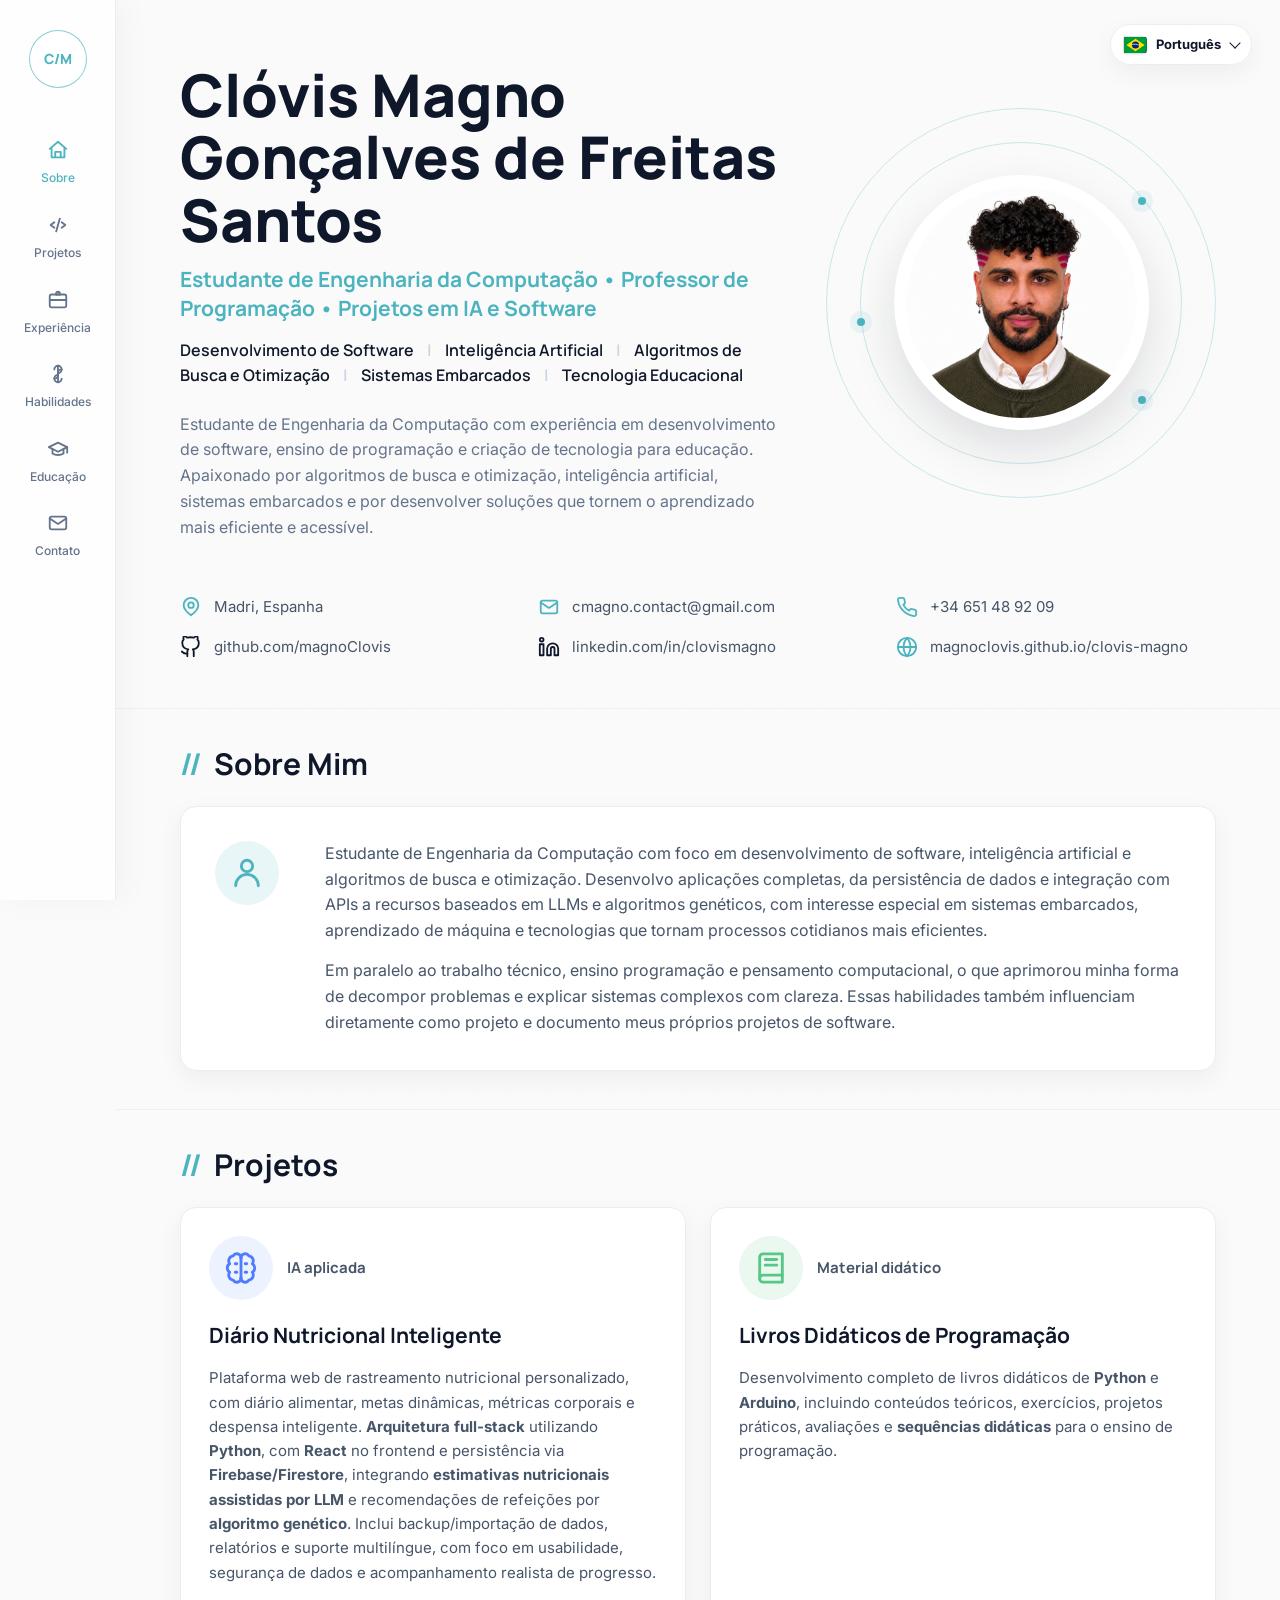
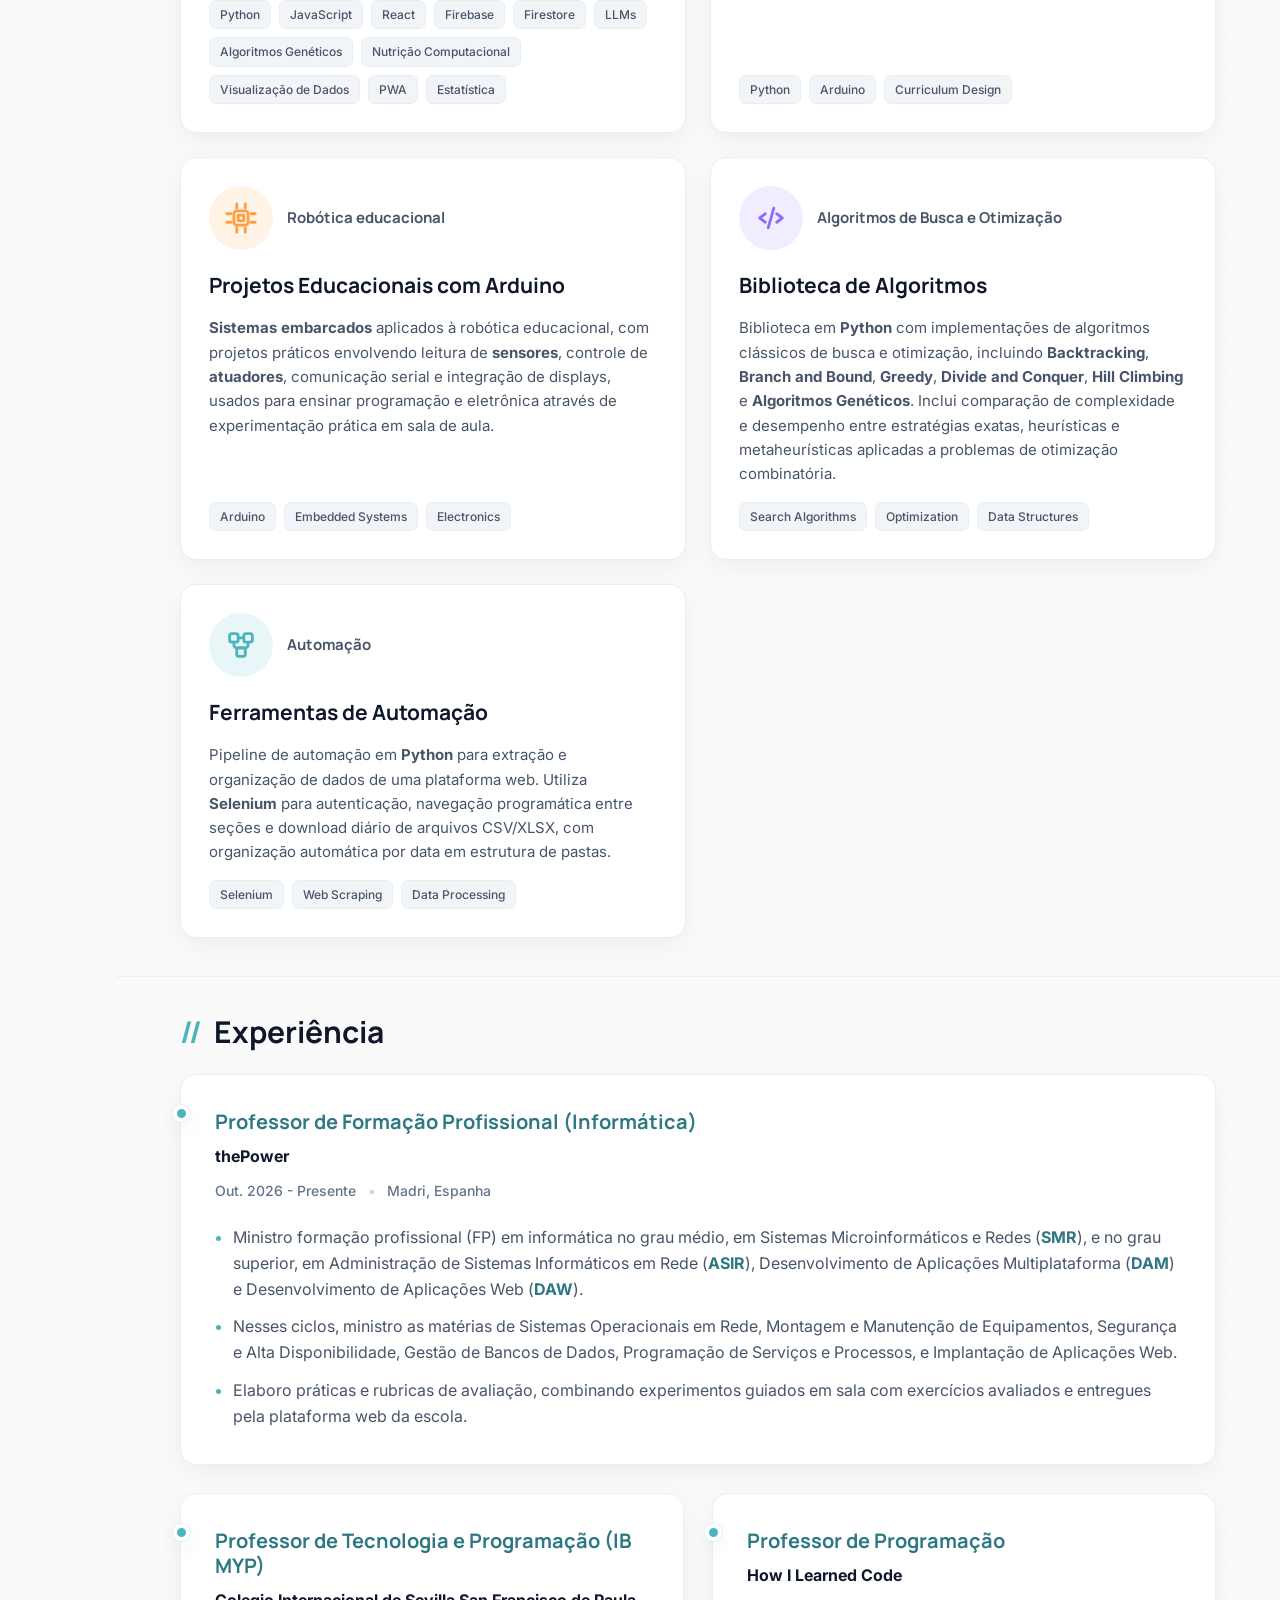
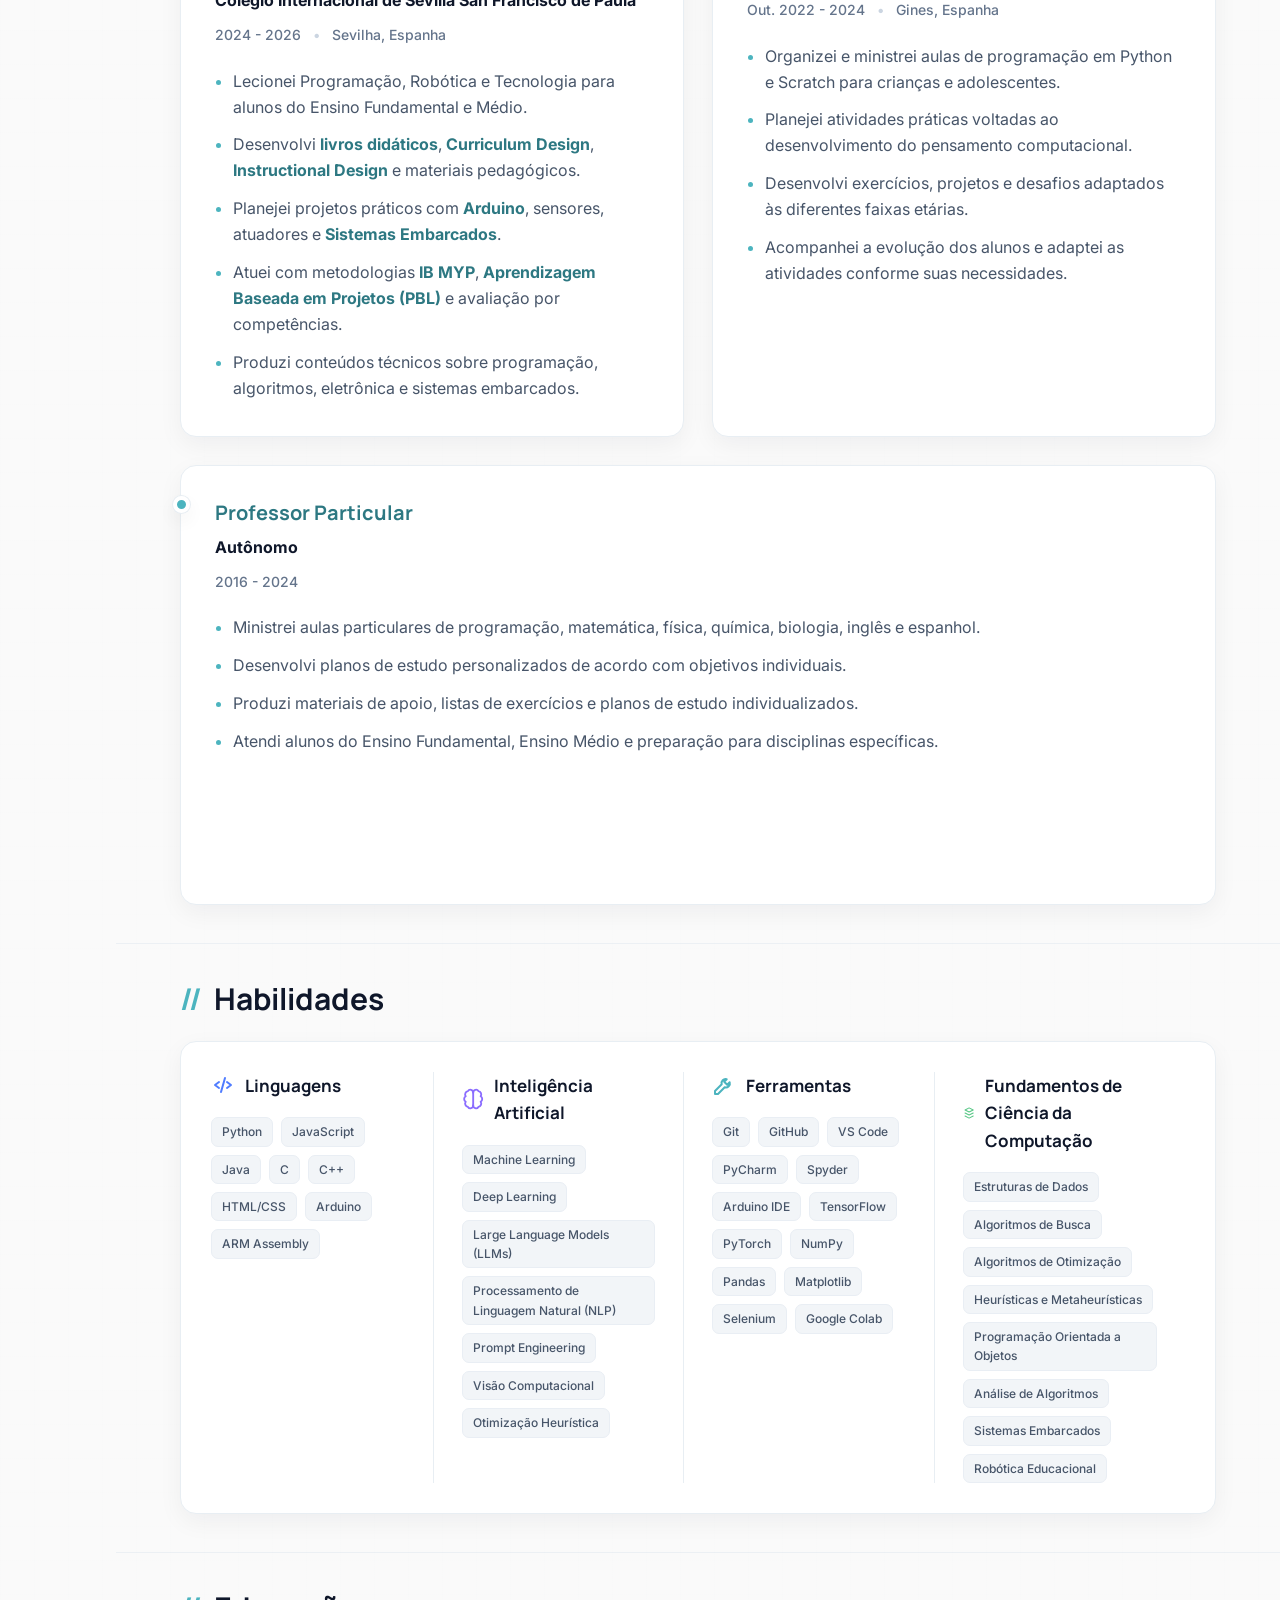
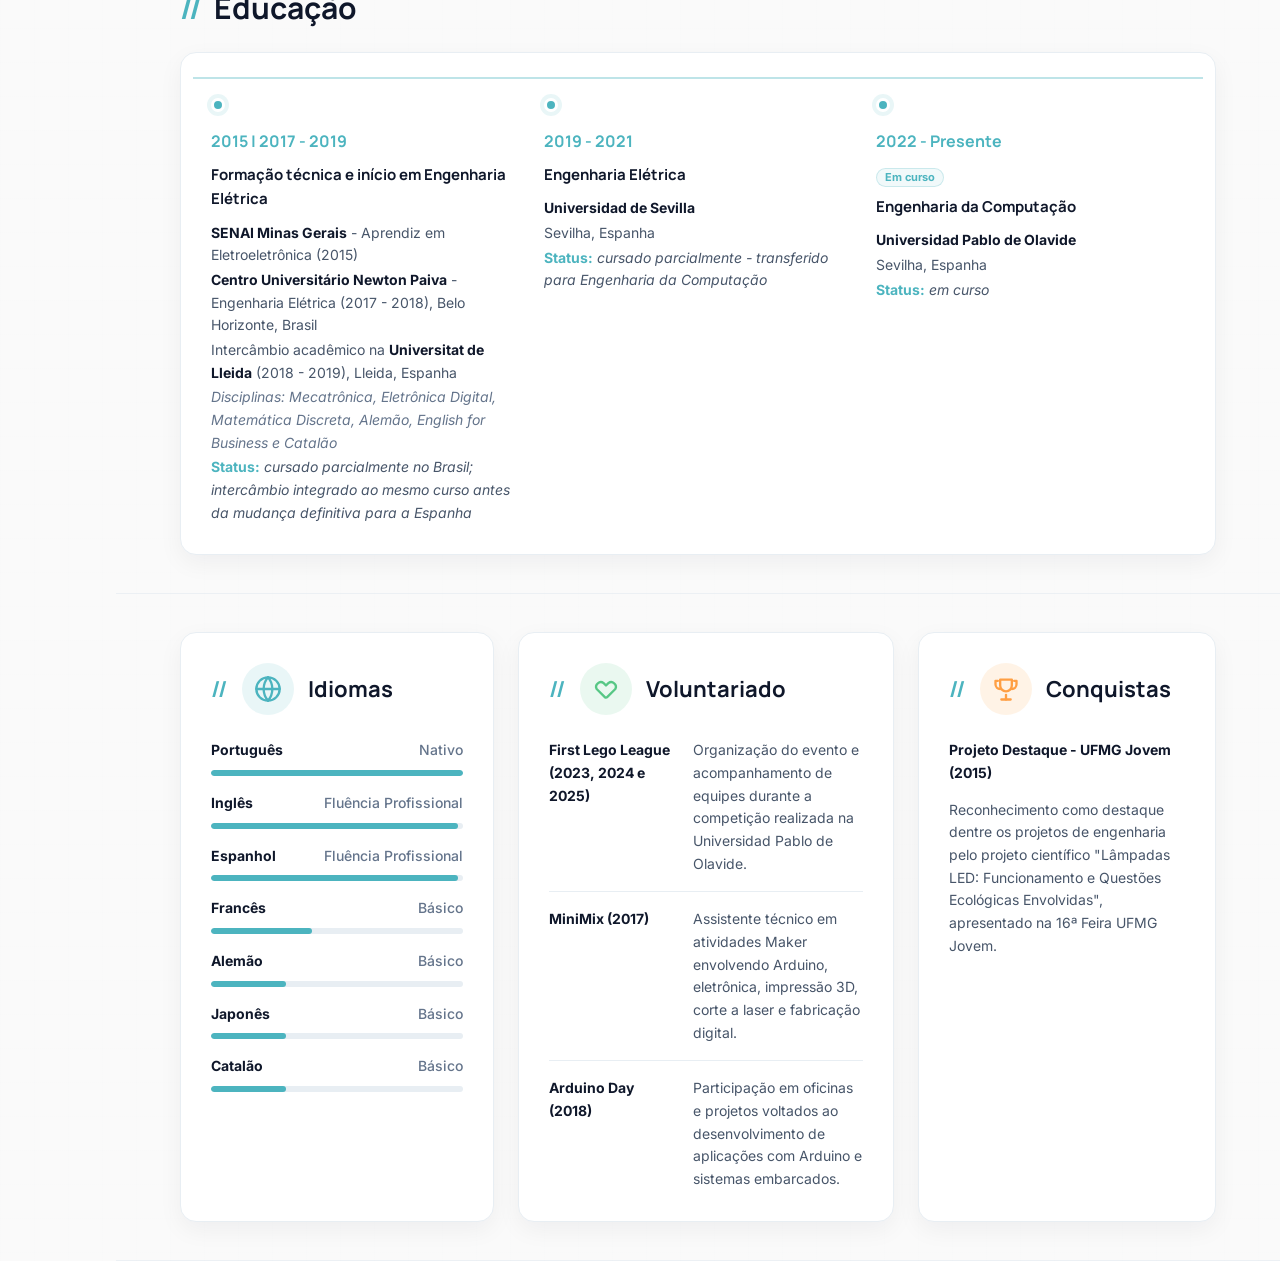
<file: pt-landscape.html>
<!DOCTYPE html>
<html lang="pt-BR">
<head>
  <meta charset="UTF-8">
  <meta name="viewport" content="width=device-width, initial-scale=1.0">
  <title>Clóvis Magno (PT)</title>
  <link rel="preconnect" href="https://fonts.googleapis.com">
  <link rel="preconnect" href="https://fonts.gstatic.com" crossorigin>
  <link href="https://fonts.googleapis.com/css2?family=Inter:wght@400;500;600;700&family=Manrope:wght@600;700;800&display=swap" rel="stylesheet">
  <link rel="stylesheet" href="style.css?v=20260703d">
  <link rel="stylesheet" href="landscape.css?v=20260703d">
</head>
<body class="force-landscape-print">
  <!-- Navegacao lateral: links fixos para as secoes do curriculo. -->
  <aside class="sidebar" aria-label="Navegacao do curriculo">
    <a class="brand" href="#inicio" aria-label="Inicio">C/M</a>

    <nav class="menu">
      <a href="#sobre" class="active">
        <svg class="icon" viewBox="0 0 24 24" aria-hidden="true"><path d="M3 10.8 12 3l9 7.8"/><path d="M5 10v10h14V10"/><path d="M9 20v-6h6v6"/></svg>
        <span>Sobre</span>
      </a>
      <a href="#projetos">
        <svg class="icon" viewBox="0 0 24 24" aria-hidden="true"><path d="m8 9-4 3 4 3"/><path d="m16 9 4 3-4 3"/><path d="m14 5-4 14"/></svg>
        <span>Projetos</span>
      </a>
      <a href="#experiencia">
        <svg class="icon" viewBox="0 0 24 24" aria-hidden="true"><path d="M10 6h4"/><path d="M10 6V5a2 2 0 0 1 2-2 2 2 0 0 1 2 2v1"/><rect x="3" y="6" width="18" height="14" rx="2"/><path d="M3 12h18"/></svg>
        <span>Experiência</span>
      </a>
      <a href="#habilidades">
        <svg class="icon" viewBox="0 0 24 24" aria-hidden="true"><path d="M12 3v18"/><path d="M8 7a4 4 0 1 1 4 4"/><path d="M16 17a4 4 0 1 1-4-4"/><path d="M16 7a4 4 0 0 0-4 4"/><path d="M8 17a4 4 0 0 0 4-4"/></svg>
        <span>Habilidades</span>
      </a>
      <a href="#educacao">
        <svg class="icon" viewBox="0 0 24 24" aria-hidden="true"><path d="m22 10-10-5-10 5 10 5 10-5Z"/><path d="M6 12v5c3 2 9 2 12 0v-5"/><path d="M22 10v6"/></svg>
        <span>Educação</span>
      </a>
      <a href="#contato">
        <svg class="icon" viewBox="0 0 24 24" aria-hidden="true"><rect x="3" y="5" width="18" height="14" rx="2"/><path d="m3 7 9 6 9-6"/></svg>
        <span>Contato</span>
      </a>
    </nav>
  </aside>
  <!-- Fim da navegacao lateral. -->

  <!-- Seletor de idioma: links entre as versoes localizadas do curriculo. -->
  <div class="language-switcher" aria-label="Seletor de idioma">
    <details>
      <summary><span class="language-current"><span class="flag flag-br" aria-hidden="true"></span><span>Português</span></span></summary>
      <div class="language-options">
        <a href="index.html"><span class="flag flag-us" aria-hidden="true"></span><span>English</span></a>
        <a href="es.html"><span class="flag flag-es" aria-hidden="true"></span><span>Español</span></a>
        <a href="pt.html" aria-current="page"><span class="flag flag-br" aria-hidden="true"></span><span>Português</span></a>
      </div>
    </details>
  </div>
  <!-- Fim do seletor de idioma. -->

  <!-- Conteudo principal: versao auxiliar otimizada para impressao em paisagem. -->
  <main class="page">
    <!-- Secao de apresentacao: identidade, headline, foto e contatos. -->
    <section class="hero section" id="inicio">
      <div class="hero-content">
        <h1>Clóvis Magno Gonçalves de Freitas Santos</h1>
        <h2>Estudante de Engenharia da Computação • Professor de Programação • Projetos em IA e Software</h2>
        <p class="headline">Desenvolvimento de Software <span>|</span> Inteligência Artificial <span>|</span> Algoritmos de Busca e Otimização <span>|</span> Sistemas Embarcados <span>|</span> Tecnologia Educacional</p>
        <p class="intro">
          Estudante de Engenharia da Computação com experiência em desenvolvimento de software,
          ensino de programação e criação de tecnologia para educação. Apaixonado por
          algoritmos de busca e otimização, inteligência artificial, sistemas embarcados e por
          desenvolver soluções que tornem o aprendizado mais eficiente e acessível.
        </p>

      </div>

      <div class="portrait-wrap" aria-label="Foto de perfil">
        <div class="orbit orbit-one"></div>
        <div class="orbit orbit-two"></div>
        <div class="orbit orbit-three"></div>
        <div class="dot dot-a"></div>
        <div class="dot dot-b"></div>
        <div class="dot dot-c"></div>
        <div class="portrait" role="img" aria-label="Foto de Clovis Magno"></div>
      </div>

      <ul class="contact-grid" id="contato" aria-label="Dados de contato">
        <li>
          <svg class="contact-icon" viewBox="0 0 24 24" aria-hidden="true"><path d="M20 10c0 5-8 11-8 11S4 15 4 10a8 8 0 1 1 16 0Z"/><circle cx="12" cy="10" r="3"/></svg>
          <span>Madri, Espanha</span>
        </li>
        <li>
          <svg class="contact-icon" viewBox="0 0 24 24" aria-hidden="true"><rect x="3" y="5" width="18" height="14" rx="2"/><path d="m3 7 9 6 9-6"/></svg>
          <a href="mailto:cmagno.contact@gmail.com">cmagno.contact@gmail.com</a>
        </li>
        <li>
          <svg class="contact-icon" viewBox="0 0 24 24" aria-hidden="true"><path d="M22 16.92v3a2 2 0 0 1-2.18 2 19.8 19.8 0 0 1-8.63-3.07 19.5 19.5 0 0 1-6-6A19.8 19.8 0 0 1 2.12 4.2 2 2 0 0 1 4.11 2h3a2 2 0 0 1 2 1.72c.12.9.33 1.77.62 2.61a2 2 0 0 1-.45 2.11L8 9.72a16 16 0 0 0 6.28 6.28l1.28-1.28a2 2 0 0 1 2.11-.45c.84.29 1.71.5 2.61.62A2 2 0 0 1 22 16.92Z"/></svg>
          <a href="tel:+34651489209">+34 651 48 92 09</a>
        </li>
        <li>
          <svg class="contact-icon brand-icon" viewBox="0 0 24 24" aria-hidden="true"><path d="M15 22v-4a4.8 4.8 0 0 0-1-3.5c3.2-.4 6.5-1.6 6.5-7A5.4 5.4 0 0 0 19 3.8 5 5 0 0 0 18.9.3S17.7-.1 15 1.8a13.4 13.4 0 0 0-7 0C5.3-.1 4.1.3 4.1.3A5 5 0 0 0 4 3.8 5.4 5.4 0 0 0 2.5 7.5c0 5.4 3.3 6.6 6.5 7A4.8 4.8 0 0 0 8 18v4"/><path d="M8 19c-3 .9-4.5-.8-6-2"/></svg>
          <a href="https://github.com/magnoClovis" target="_blank" rel="noopener">github.com/magnoClovis</a>
        </li>
        <li>
          <svg class="contact-icon brand-icon" viewBox="0 0 24 24" aria-hidden="true"><path d="M16 8a6 6 0 0 1 6 6v7h-4v-7a2 2 0 0 0-4 0v7h-4v-7a6 6 0 0 1 6-6Z"/><path d="M2 9h4v12H2z"/><circle cx="4" cy="4" r="2"/></svg>
          <a href="https://www.linkedin.com/in/clovismagno/" target="_blank" rel="noopener">linkedin.com/in/clovismagno</a>
        </li>
        <li>
          <svg class="contact-icon" viewBox="0 0 24 24" aria-hidden="true"><circle cx="12" cy="12" r="10"/><path d="M2 12h20"/><path d="M12 2a15.3 15.3 0 0 1 0 20"/><path d="M12 2a15.3 15.3 0 0 0 0 20"/></svg>
          <a href="https://magnoclovis.github.io/clovis-magno/" target="_blank" rel="noopener">magnoclovis.github.io/clovis-magno</a>
        </li>
      </ul>
    </section>
    <!-- Fim da secao de apresentacao. -->

    <!-- Secao sobre: resumo profissional com foco em software. -->
    <section class="section about" id="sobre">
      <div class="section-title">
        <h2>Sobre Mim</h2>
      </div>
      <div class="card about-layout">
        <div class="section-visual visual-teal">
          <svg viewBox="0 0 24 24" aria-hidden="true"><path d="M20 21a8 8 0 0 0-16 0"/><circle cx="12" cy="7" r="4"/></svg>
        </div>
        <div class="about-copy">
          <p>
            Estudante de Engenharia da Computação com foco em desenvolvimento de software,
            inteligência artificial e algoritmos de busca e otimização. Desenvolvo aplicações
            completas, da persistência de dados e integração com APIs a recursos baseados em LLMs
            e algoritmos genéticos, com interesse especial em sistemas embarcados, aprendizado de
            máquina e tecnologias que tornam processos cotidianos mais eficientes.
          </p>
          <p>
            Em paralelo ao trabalho técnico, ensino programação e pensamento computacional, o que
            aprimorou minha forma de decompor problemas e explicar sistemas complexos com clareza.
            Essas habilidades também influenciam diretamente como projeto e documento meus próprios
            projetos de software.
          </p>
        </div>
      </div>
    </section>
    <!-- Fim da secao sobre. -->

    <!-- Secao de projetos: cards de portfolio tecnico com tags de tecnologia. -->
    <section class="section" id="projetos">
      <div class="section-heading">
        <div class="section-title">
          <h2>Projetos</h2>
        </div>
      </div>

      <div class="project-grid">
        <article class="card project-card project-blue">
          <div class="project-header">
            <div class="section-visual">
              <svg viewBox="0 0 24 24" aria-hidden="true"><path d="M12 5a3 3 0 0 0-5.6-1.5A3.5 3.5 0 0 0 4 9a3.5 3.5 0 0 0 0 6 3.5 3.5 0 0 0 2.4 5.5A3 3 0 0 0 12 19"/><path d="M12 5a3 3 0 0 1 5.6-1.5A3.5 3.5 0 0 1 20 9a3.5 3.5 0 0 1 0 6 3.5 3.5 0 0 1-2.4 5.5A3 3 0 0 1 12 19"/><path d="M12 5v14"/><path d="M8 9h1"/><path d="M15 9h1"/><path d="M8 15h1"/><path d="M15 15h1"/></svg>
            </div>
            <p class="project-kicker">IA aplicada</p>
          </div>
          <h3>Diário Nutricional Inteligente</h3>
          <p>Plataforma web de rastreamento nutricional personalizado, com diário alimentar, metas dinâmicas, métricas corporais e despensa inteligente. <strong>Arquitetura full-stack</strong> utilizando <strong>Python</strong>, com <strong>React</strong> no frontend e persistência via <strong>Firebase/Firestore</strong>, integrando <strong>estimativas nutricionais assistidas por LLM</strong> e recomendações de refeições por <strong>algoritmo genético</strong>. Inclui backup/importação de dados, relatórios e suporte multilíngue, com foco em usabilidade, segurança de dados e acompanhamento realista de progresso.</p>
          <div class="tags">
            <span>Python</span><span>JavaScript</span><span>React</span><span>Firebase</span><span>Firestore</span><span>LLMs</span><span>Algoritmos Genéticos</span><span>Nutrição Computacional</span><span>Visualização de Dados</span><span>PWA</span><span>Estatística</span>
          </div>
        </article>

        <article class="card project-card project-green">
          <div class="project-header">
            <div class="section-visual">
              <svg viewBox="0 0 24 24" aria-hidden="true"><path d="M4 19.5A2.5 2.5 0 0 1 6.5 17H20"/><path d="M4 4.5A2.5 2.5 0 0 1 6.5 2H20v20H6.5A2.5 2.5 0 0 1 4 19.5v-15Z"/><path d="M8 6h8"/><path d="M8 10h8"/></svg>
            </div>
            <p class="project-kicker">Material didático</p>
          </div>
          <h3>Livros Didáticos de Programação</h3>
          <p>Desenvolvimento completo de livros didáticos de <strong>Python</strong> e <strong>Arduino</strong>, incluindo conteúdos teóricos, exercícios, projetos práticos, avaliações e <strong>sequências didáticas</strong> para o ensino de programação.</p>
          <div class="tags">
            <span>Python</span><span>Arduino</span><span>Curriculum Design</span>
          </div>
        </article>

        <article class="card project-card project-orange">
          <div class="project-header">
            <div class="section-visual">
              <svg viewBox="0 0 24 24" aria-hidden="true"><rect x="7" y="7" width="10" height="10" rx="2"/><path d="M10 10h4v4h-4z"/><path d="M9 2v3"/><path d="M15 2v3"/><path d="M9 19v3"/><path d="M15 19v3"/><path d="M2 9h3"/><path d="M2 15h3"/><path d="M19 9h3"/><path d="M19 15h3"/></svg>
            </div>
            <p class="project-kicker">Robótica educacional</p>
          </div>
          <h3>Projetos Educacionais com Arduino</h3>
          <p><strong>Sistemas embarcados</strong> aplicados à robótica educacional, com projetos práticos envolvendo leitura de <strong>sensores</strong>, controle de <strong>atuadores</strong>, comunicação serial e integração de displays, usados para ensinar programação e eletrônica através de experimentação prática em sala de aula.</p>
          <div class="tags">
            <span>Arduino</span><span>Embedded Systems</span><span>Electronics</span>
          </div>
        </article>

        <article class="card project-card project-purple">
          <div class="project-header">
            <div class="section-visual">
              <svg viewBox="0 0 24 24" aria-hidden="true"><path d="m8 9-4 3 4 3"/><path d="m16 9 4 3-4 3"/><path d="m14 5-4 14"/></svg>
            </div>
            <p class="project-kicker">Algoritmos de Busca e Otimização</p>
          </div>
          <h3>Biblioteca de Algoritmos</h3>
          <p>Biblioteca em <strong>Python</strong> com implementações de algoritmos clássicos de busca e otimização, incluindo <strong>Backtracking</strong>, <strong>Branch and Bound</strong>, <strong>Greedy</strong>, <strong>Divide and Conquer</strong>, <strong>Hill Climbing</strong> e <strong>Algoritmos Genéticos</strong>. Inclui comparação de complexidade e desempenho entre estratégias exatas, heurísticas e metaheurísticas aplicadas a problemas de otimização combinatória.</p>
          <div class="tags">
            <span>Search Algorithms</span><span>Optimization</span><span>Data Structures</span>
          </div>
        </article>

        <article class="card project-card project-teal">
          <div class="project-header">
            <div class="section-visual">
              <svg viewBox="0 0 24 24" aria-hidden="true"><rect x="4" y="4" width="6" height="6" rx="1.5"/><rect x="14" y="4" width="6" height="6" rx="1.5"/><rect x="9" y="14" width="6" height="6" rx="1.5"/><path d="M10 7h4"/><path d="M17 10v2a2 2 0 0 1-2 2h-3"/><path d="M7 10v2a2 2 0 0 0 2 2h3"/></svg>
            </div>
            <p class="project-kicker">Automação</p>
          </div>
          <h3>Ferramentas de Automação</h3>
          <p>Pipeline de automação em <strong>Python</strong> para extração e organização de dados de uma plataforma web. Utiliza <strong>Selenium</strong> para autenticação, navegação programática entre seções e download diário de arquivos CSV/XLSX, com organização automática por data em estrutura de pastas.</p>
          <div class="tags">
            <span>Selenium</span><span>Web Scraping</span><span>Data Processing</span>
          </div>
        </article>
      </div>
    </section>
    <!-- Fim da secao de projetos. -->

    <!-- Secao de experiencia: historico profissional de ensino e tutoria. -->
    <section class="section" id="experiencia">
      <div class="section-heading">
        <div class="section-title">
          <h2>Experiência</h2>
        </div>
      </div>

      <div class="experience-grid">
        <article class="card job-card">
          <span class="job-dot"></span>
          <h3>Professor de Formação Profissional (Informática)</h3>
          <p class="company">thePower</p>
          <p class="meta">Out. 2026 - Presente <span>•</span> Madri, Espanha</p>
          <ul>
            <li>Ministro formação profissional (FP) em informática no grau médio, em Sistemas Microinformáticos e Redes (<strong>SMR</strong>), e no grau superior, em Administração de Sistemas Informáticos em Rede (<strong>ASIR</strong>), Desenvolvimento de Aplicações Multiplataforma (<strong>DAM</strong>) e Desenvolvimento de Aplicações Web (<strong>DAW</strong>).</li>
            <li>Nesses ciclos, ministro as matérias de Sistemas Operacionais em Rede, Montagem e Manutenção de Equipamentos, Segurança e Alta Disponibilidade, Gestão de Bancos de Dados, Programação de Serviços e Processos, e Implantação de Aplicações Web.</li>
            <li>Elaboro práticas e rubricas de avaliação, combinando experimentos guiados em sala com exercícios avaliados e entregues pela plataforma web da escola.</li>
          </ul>
        </article>

        <article class="card job-card">
          <span class="job-dot"></span>
          <h3>Professor de Tecnologia e Programação (IB MYP)</h3>
          <p class="company">Colegio Internacional de Sevilla San Francisco de Paula</p>
          <p class="meta">2024 - 2026 <span>•</span> Sevilha, Espanha</p>
          <ul>
            <li>Lecionei Programação, Robótica e Tecnologia para alunos do Ensino Fundamental e Médio.</li>
            <li>Desenvolvi <strong>livros didáticos</strong>, <strong>Curriculum Design</strong>, <strong>Instructional Design</strong> e materiais pedagógicos.</li>
            <li>Planejei projetos práticos com <strong>Arduino</strong>, sensores, atuadores e <strong>Sistemas Embarcados</strong>.</li>
            <li>Atuei com metodologias <strong>IB MYP</strong>, <strong>Aprendizagem Baseada em Projetos (PBL)</strong> e avaliação por competências.</li>
            <li>Produzi conteúdos técnicos sobre programação, algoritmos, eletrônica e sistemas embarcados.</li>
          </ul>
        </article>

        <article class="card job-card">
          <span class="job-dot"></span>
          <h3>Professor de Programação</h3>
          <p class="company">How I Learned Code</p>
          <p class="meta">Out. 2022 - 2024 <span>•</span> Gines, Espanha</p>
          <ul>
            <li>Organizei e ministrei aulas de programação em Python e Scratch para crianças e adolescentes.</li>
            <li>Planejei atividades práticas voltadas ao desenvolvimento do pensamento computacional.</li>
            <li>Desenvolvi exercícios, projetos e desafios adaptados às diferentes faixas etárias.</li>
            <li>Acompanhei a evolução dos alunos e adaptei as atividades conforme suas necessidades.</li>
          </ul>
        </article>

        <article class="card job-card">
          <span class="job-dot"></span>
          <h3>Professor Particular</h3>
          <p class="company">Autônomo</p>
          <p class="meta">2016 - 2024</p>
          <ul>
            <li>Ministrei aulas particulares de programação, matemática, física, química, biologia, inglês e espanhol.</li>
            <li>Desenvolvi planos de estudo personalizados de acordo com objetivos individuais.</li>
            <li>Produzi materiais de apoio, listas de exercícios e planos de estudo individualizados.</li>
            <li>Atendi alunos do Ensino Fundamental, Ensino Médio e preparação para disciplinas específicas.</li>
          </ul>
        </article>
      </div>
    </section>
    <!-- Fim da secao de experiencia. -->

    <!-- Secao de habilidades: competencias tecnicas e ferramentas agrupadas. -->
    <section class="section skills" id="habilidades">
      <div class="section-title">
        <h2>Habilidades</h2>
      </div>

      <div class="card skills-grid">
        <div class="skill-block skill-blue">
          <h3><svg viewBox="0 0 24 24" aria-hidden="true"><path d="m8 9-4 3 4 3"/><path d="m16 9 4 3-4 3"/><path d="m14 5-4 14"/></svg>Linguagens</h3>
          <div class="tags">
            <span>Python</span><span>JavaScript</span><span>Java</span><span>C</span><span>C++</span><span>HTML/CSS</span><span>Arduino</span><span>ARM Assembly</span>
          </div>
        </div>

        <div class="skill-block skill-purple">
          <h3><svg viewBox="0 0 24 24" aria-hidden="true"><path d="M12 5a3 3 0 0 0-5.6-1.5A3.5 3.5 0 0 0 4 9a3.5 3.5 0 0 0 0 6 3.5 3.5 0 0 0 2.4 5.5A3 3 0 0 0 12 19"/><path d="M12 5a3 3 0 0 1 5.6-1.5A3.5 3.5 0 0 1 20 9a3.5 3.5 0 0 1 0 6 3.5 3.5 0 0 1-2.4 5.5A3 3 0 0 1 12 19"/><path d="M12 5v14"/></svg>Inteligência Artificial</h3>
          <div class="tags">
            <span>Machine Learning</span><span>Deep Learning</span><span>Large Language Models (LLMs)</span><span>Processamento de Linguagem Natural (NLP)</span><span>Prompt Engineering</span><span>Visão Computacional</span><span>Otimização Heurística</span>
          </div>
        </div>

        <div class="skill-block skill-teal">
          <h3><svg viewBox="0 0 24 24" aria-hidden="true"><path d="M14.7 6.3a4 4 0 0 0-5 5L3 18v3h3l6.7-6.7a4 4 0 0 0 5-5l-2.5 2.5-3-3 2.5-2.5Z"/></svg>Ferramentas</h3>
          <div class="tags">
            <span>Git</span><span>GitHub</span><span>VS Code</span><span>PyCharm</span><span>Spyder</span><span>Arduino IDE</span><span>TensorFlow</span><span>PyTorch</span><span>NumPy</span><span>Pandas</span><span>Matplotlib</span><span>Selenium</span><span>Google Colab</span>
          </div>
        </div>

        <div class="skill-block skill-green">
          <h3><svg viewBox="0 0 24 24" aria-hidden="true"><path d="m12 2 8 4-8 4-8-4 8-4Z"/><path d="m4 12 8 4 8-4"/><path d="m4 18 8 4 8-4"/></svg>Fundamentos de Ciência da Computação</h3>
          <div class="tags">
            <span>Estruturas de Dados</span><span>Algoritmos de Busca</span><span>Algoritmos de Otimização</span><span>Heurísticas e Metaheurísticas</span><span>Programação Orientada a Objetos</span><span>Análise de Algoritmos</span><span>Sistemas Embarcados</span><span>Robótica Educacional</span>
          </div>
        </div>
      </div>
    </section>
    <!-- Fim da secao de habilidades. -->

    <!-- Secao de educacao: linha do tempo academica e tecnica em ordem cronologica. -->
    <section class="section education credentials" id="educacao">
      <div class="section-title">
        <h2>Educação</h2>
      </div>

      <div class="card timeline education-timeline">
        <article class="timeline-item">
          <div class="pin"></div>
          <h3>2015 | 2017 - 2019</h3>
          <strong>Formação técnica e início em Engenharia Elétrica</strong>
          <p><strong class="institution">SENAI Minas Gerais</strong> - Aprendiz em Eletroeletrônica (2015)</p>
          <p><strong class="institution">Centro Universitário Newton Paiva</strong> - Engenharia Elétrica (2017 - 2018), Belo Horizonte, Brasil</p>
          <p>Intercâmbio acadêmico na <strong class="institution">Universitat de Lleida</strong> (2018 - 2019), Lleida, Espanha</p>
          <p class="coursework">Disciplinas: Mecatrônica, Eletrônica Digital, Matemática Discreta, Alemão, English for Business e Catalão</p>
          <p><span class="status-label">Status:</span> <em class="status-value">cursado parcialmente no Brasil; intercâmbio integrado ao mesmo curso antes da mudança definitiva para a Espanha</em></p>
        </article>

        <article class="timeline-item">
          <div class="pin"></div>
          <h3>2019 - 2021</h3>
          <strong>Engenharia Elétrica</strong>
          <p><strong class="institution">Universidad de Sevilla</strong></p>
          <p>Sevilha, Espanha</p>
          <p><span class="status-label">Status:</span> <em class="status-value">cursado parcialmente - transferido para Engenharia da Computação</em></p>
        </article>

        <article class="timeline-item">
          <div class="pin"></div>
          <h3>2022 - Presente</h3>
          <span class="timeline-badge">Em curso</span>
          <strong>Engenharia da Computação</strong>
          <p><strong class="institution">Universidad Pablo de Olavide</strong></p>
          <p>Sevilha, Espanha</p>
          <p><span class="status-label">Status:</span> <em class="status-value">em curso</em></p>
        </article>
      </div>
    </section>
    <!-- Fim da secao de educacao. -->

    <!-- Informacoes adicionais: idiomas, voluntariado e conquistas. -->
    <section class="section extra-grid">
      <article class="card extra-card language-card">
        <h2><span><svg viewBox="0 0 24 24" aria-hidden="true"><circle cx="12" cy="12" r="10"/><path d="M2 12h20"/><path d="M12 2a15.3 15.3 0 0 1 0 20"/><path d="M12 2a15.3 15.3 0 0 0 0 20"/></svg></span>Idiomas</h2>
        <div class="language-list">
          <div class="language-row" style="--level:100%"><p><strong>Português</strong><span>Nativo</span></p><div class="meter"><i></i></div></div>
          <div class="language-row" style="--level:98%"><p><strong>Inglês</strong><span>Fluência Profissional</span></p><div class="meter"><i></i></div></div>
          <div class="language-row" style="--level:98%"><p><strong>Espanhol</strong><span>Fluência Profissional</span></p><div class="meter"><i></i></div></div>
          <div class="language-row" style="--level:40%"><p><strong>Francês</strong><span>Básico</span></p><div class="meter"><i></i></div></div>
          <div class="language-row" style="--level:30%"><p><strong>Alemão</strong><span>Básico</span></p><div class="meter"><i></i></div></div>
          <div class="language-row" style="--level:30%"><p><strong>Japonês</strong><span>Básico</span></p><div class="meter"><i></i></div></div>
          <div class="language-row" style="--level:30%"><p><strong>Catalão</strong><span>Básico</span></p><div class="meter"><i></i></div></div>
        </div>
      </article>

      <article class="card extra-card volunteering-card">
        <h2><span><svg viewBox="0 0 24 24" aria-hidden="true"><path d="M11 19 4 12a4 4 0 0 1 6-5l2 2 2-2a4 4 0 0 1 6 5l-7 7a1.4 1.4 0 0 1-2 0Z"/></svg></span>Voluntariado</h2>
        <div class="volunteer-list">
          <p><strong>First Lego League (2023, 2024 e 2025)</strong><span>Organização do evento e acompanhamento de equipes durante a competição realizada na Universidad Pablo de Olavide.</span></p>
          <p><strong>MiniMix (2017)</strong><span>Assistente técnico em atividades Maker envolvendo Arduino, eletrônica, impressão 3D, corte a laser e fabricação digital.</span></p>
          <p><strong>Arduino Day (2018)</strong><span>Participação em oficinas e projetos voltados ao desenvolvimento de aplicações com Arduino e sistemas embarcados.</span></p>
        </div>
      </article>

      <article class="card extra-card achievement-card">
        <h2><span><svg viewBox="0 0 24 24" aria-hidden="true"><path d="M8 21h8"/><path d="M12 17v4"/><path d="M7 4h10v5a5 5 0 0 1-10 0V4Z"/><path d="M5 5H3v3a4 4 0 0 0 4 4"/><path d="M19 5h2v3a4 4 0 0 1-4 4"/></svg></span>Conquistas</h2>
        <p><strong>Projeto Destaque - UFMG Jovem (2015)</strong></p>
        <p>Reconhecimento como destaque dentre os projetos de engenharia pelo projeto científico "Lâmpadas LED: Funcionamento e Questões Ecológicas Envolvidas", apresentado na 16ª Feira UFMG Jovem.</p>
      </article>
    </section>
    <!-- Fim das informacoes adicionais. -->
  </main>
  <!-- Fim do conteudo principal. -->
</body>
</html>
</file>
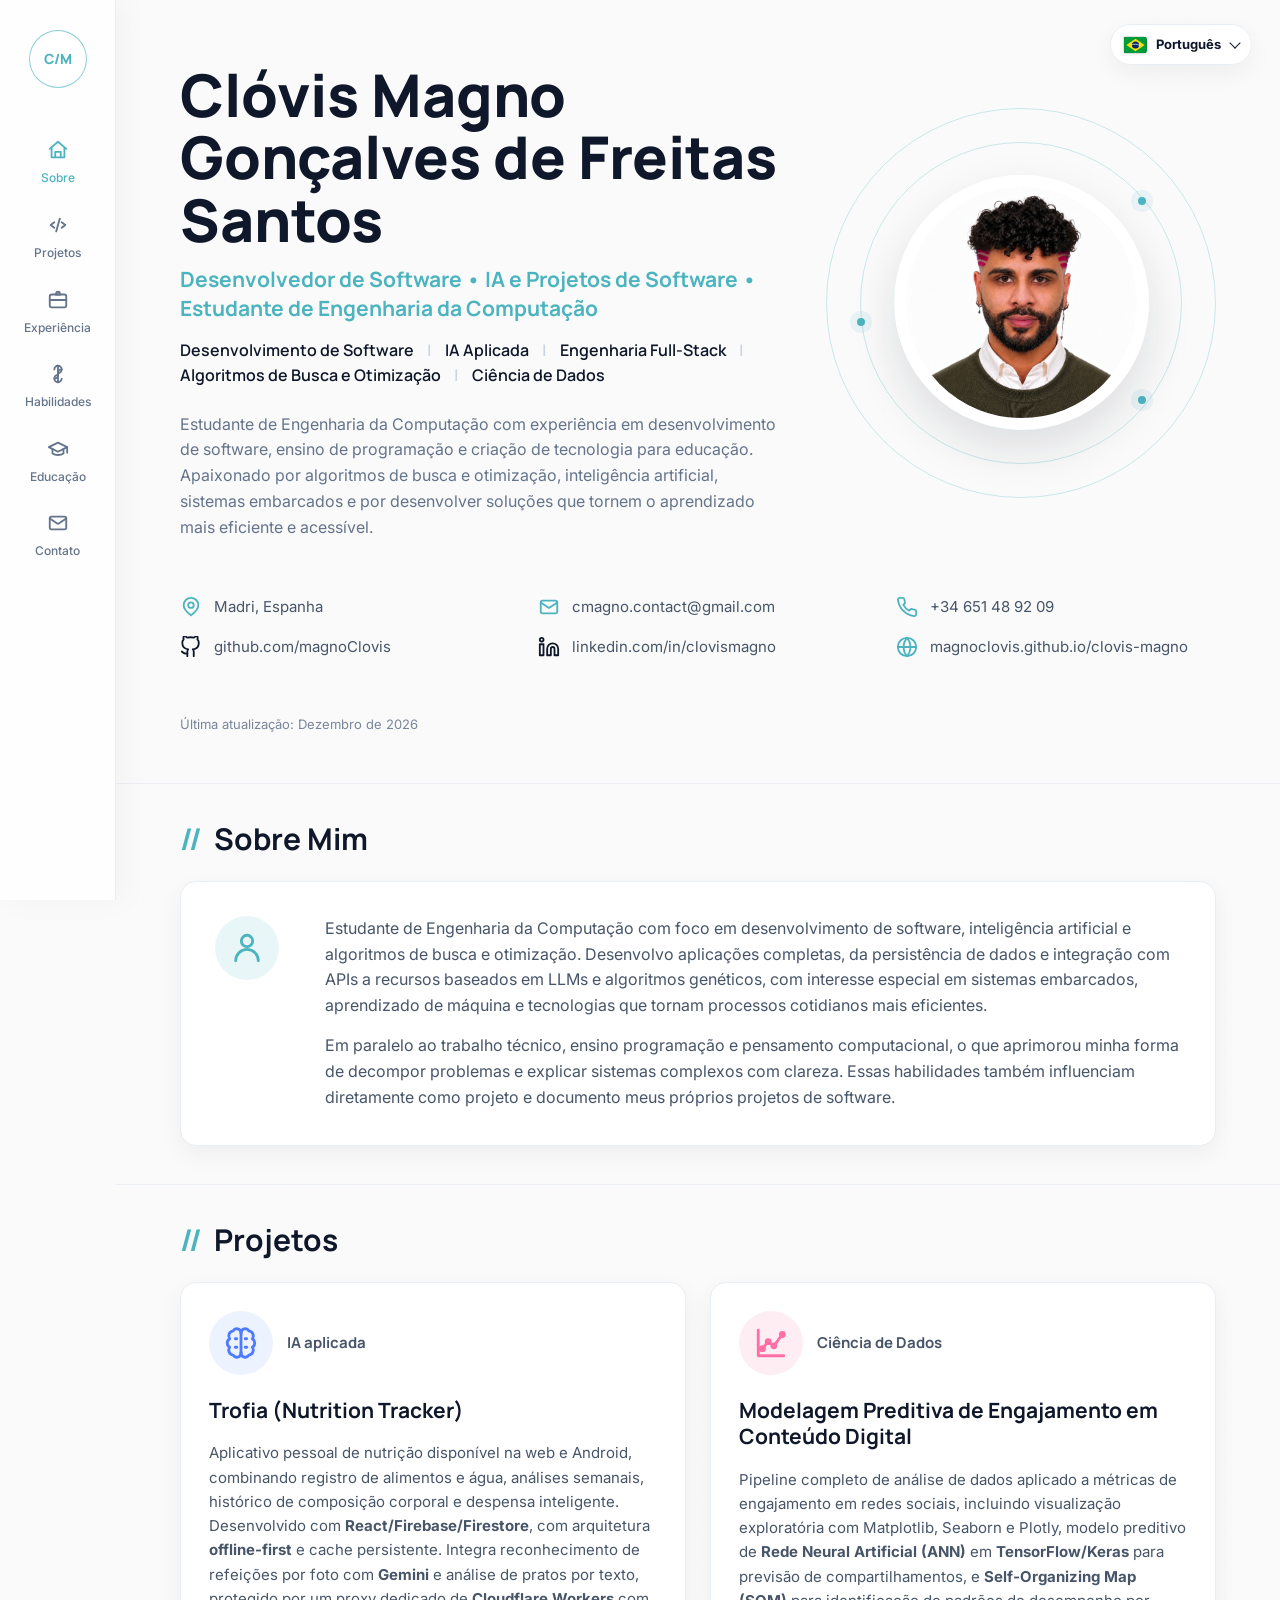
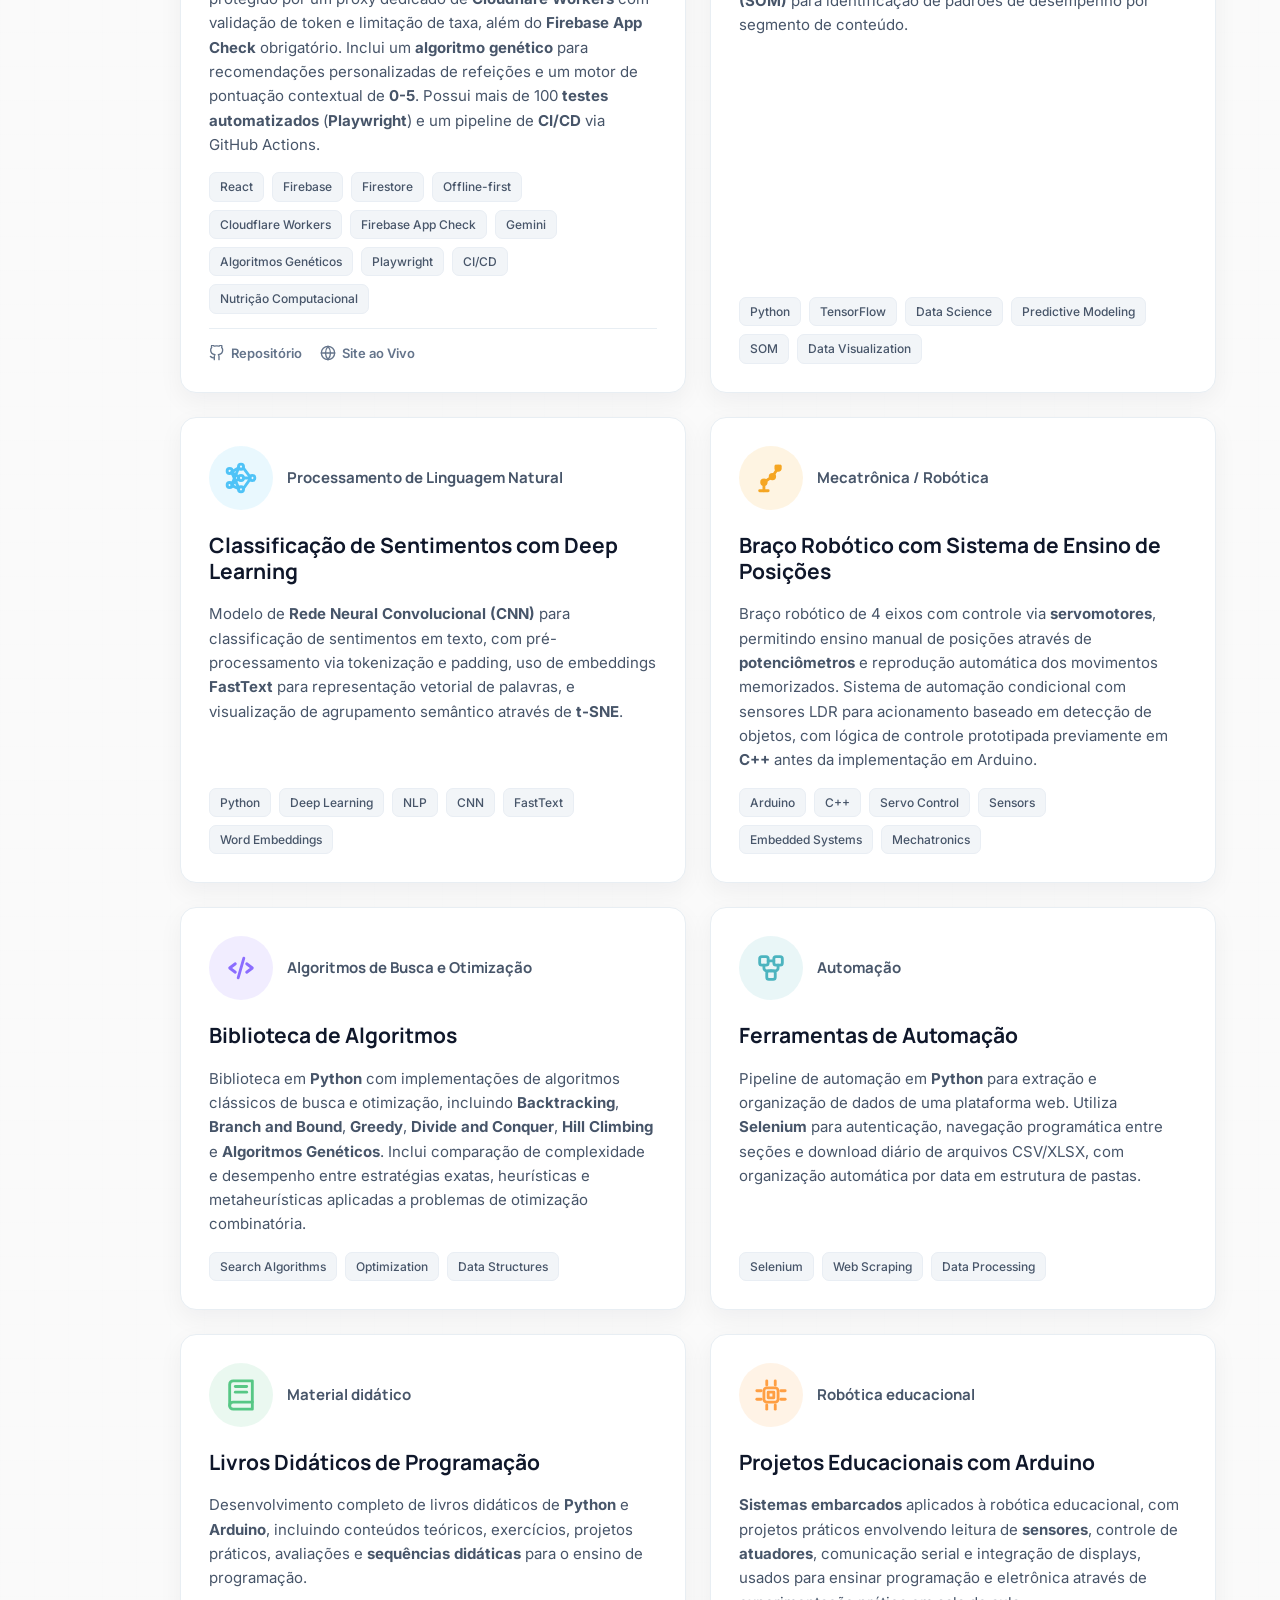
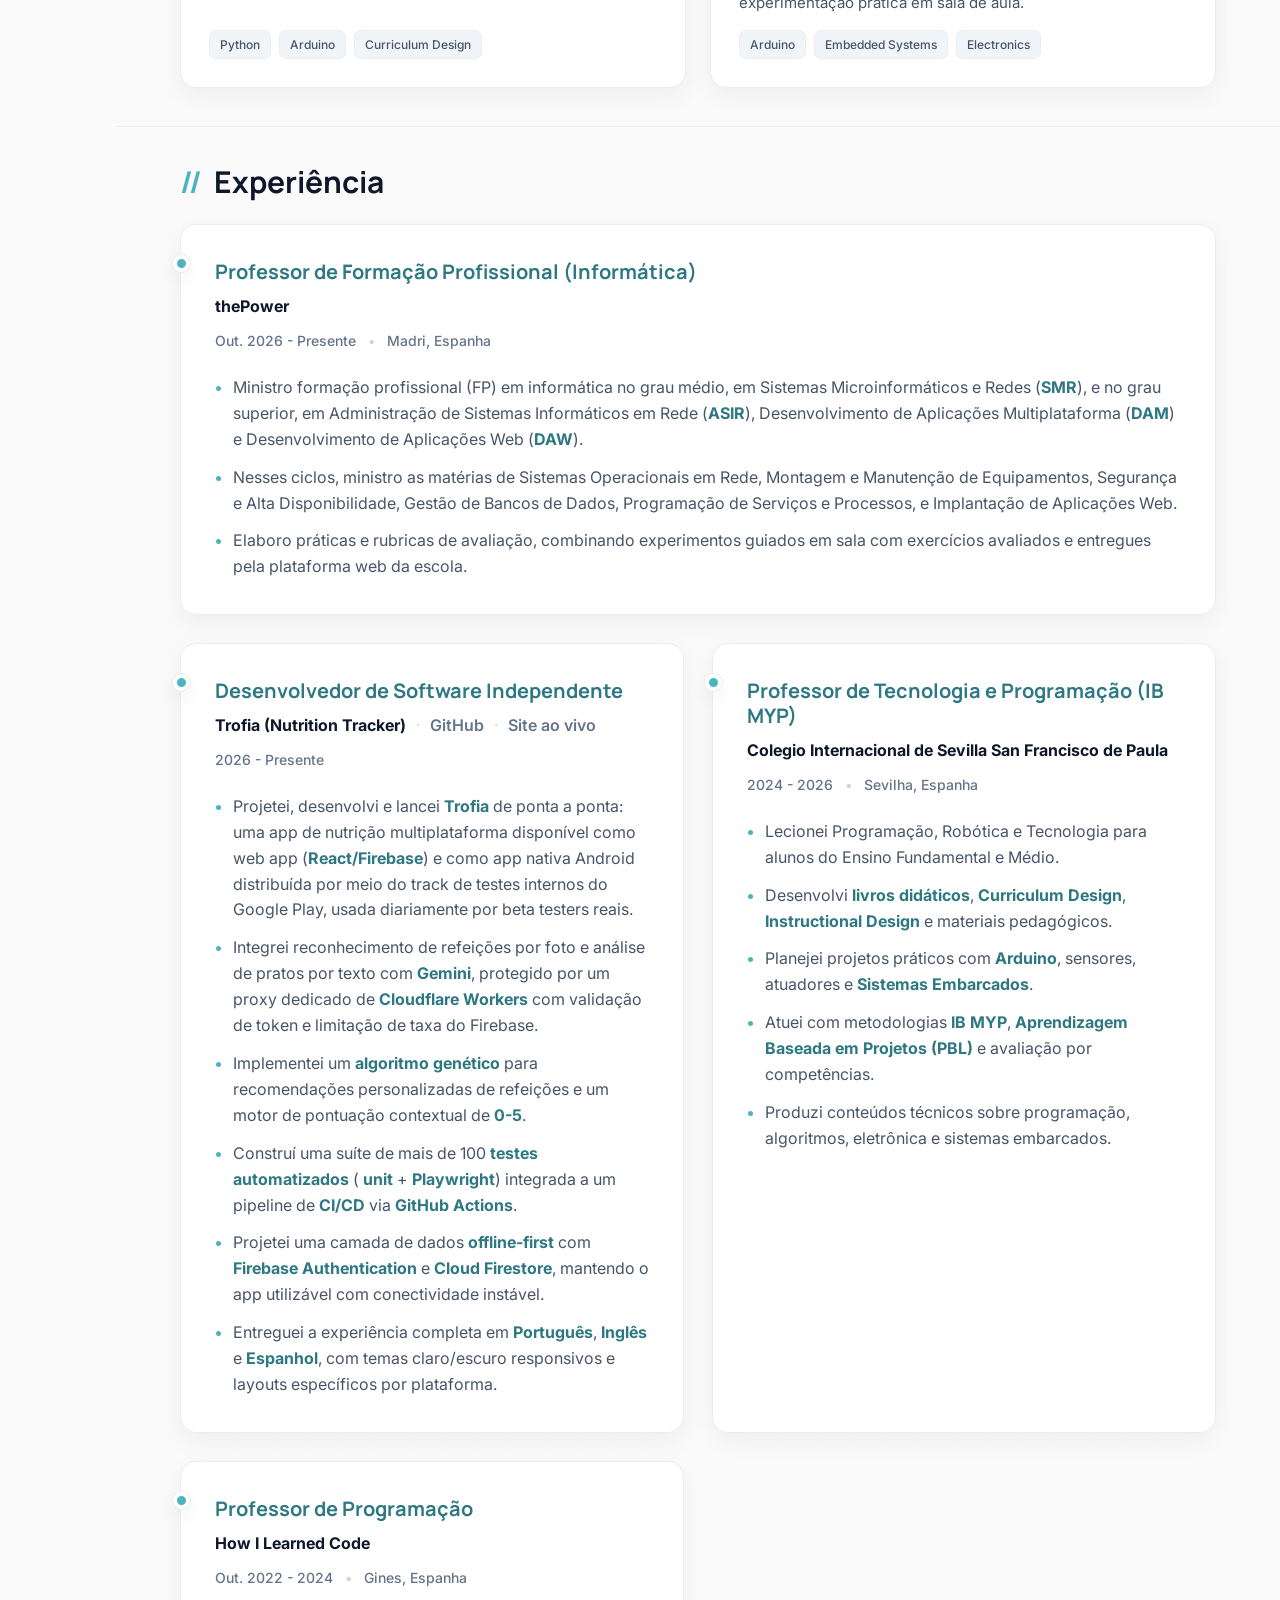
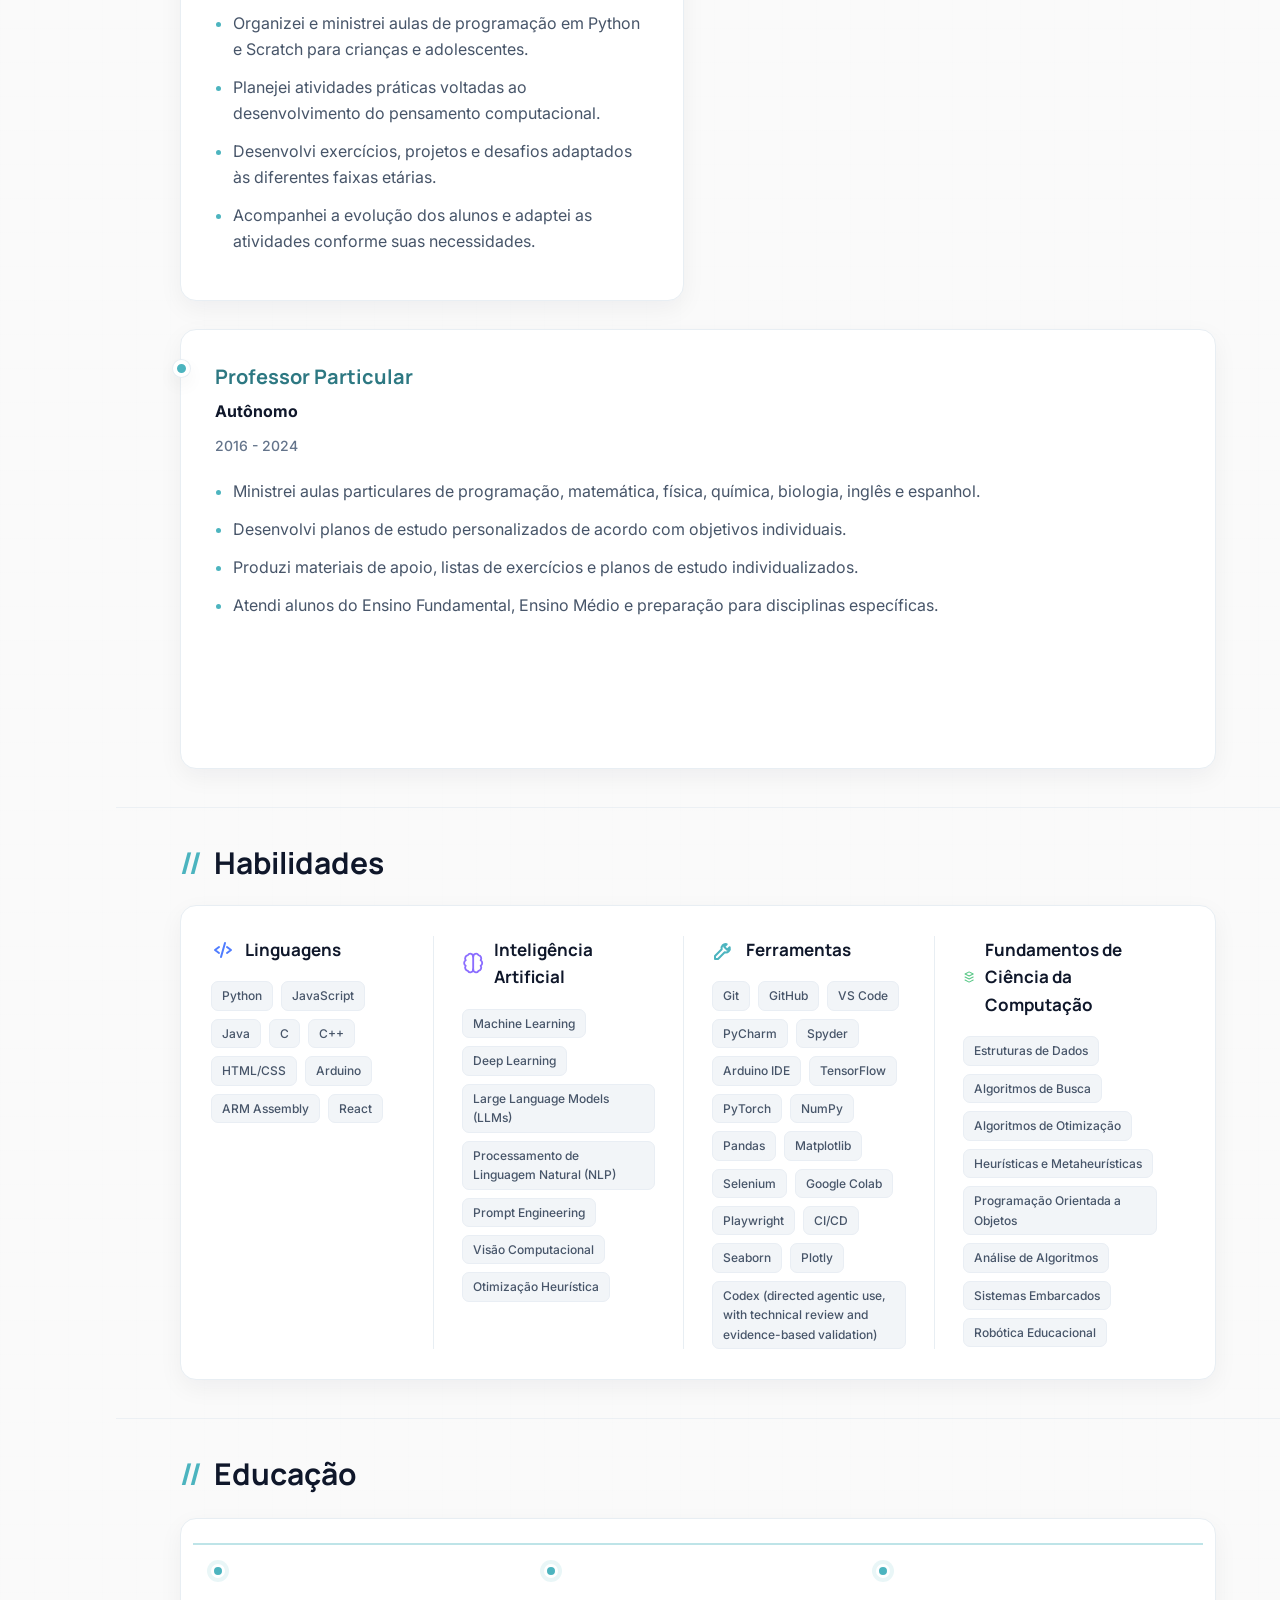
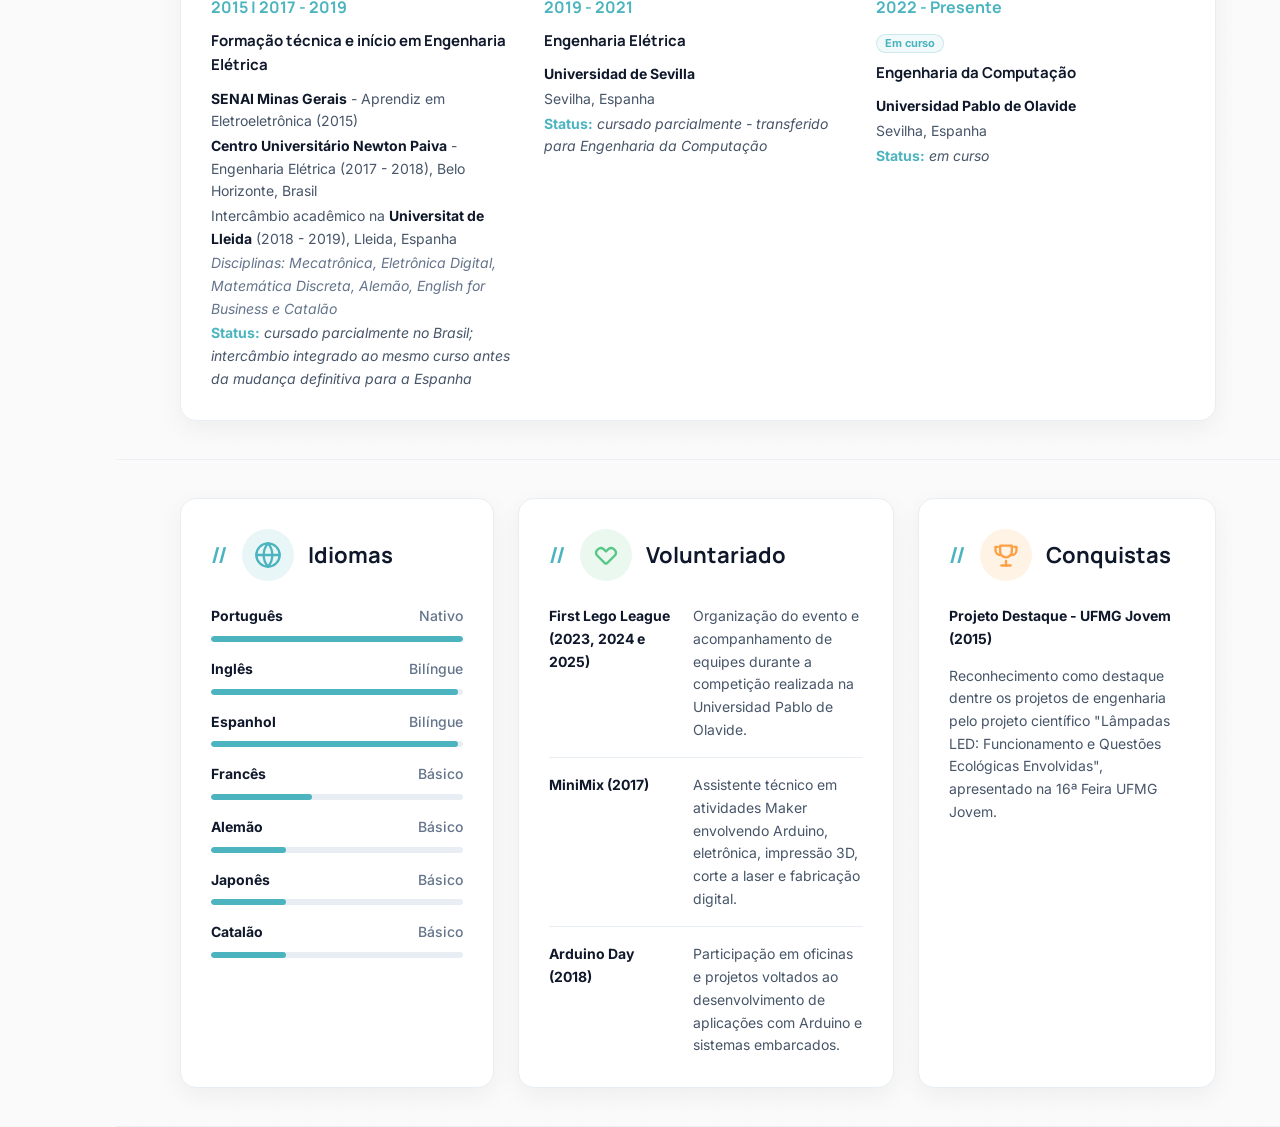
<file: pt.html>
<!DOCTYPE html>
<html lang="pt-BR">
<head>
  <meta charset="UTF-8">
  <meta name="viewport" content="width=device-width, initial-scale=1.0">
  <title>Clóvis Magno (PT)</title>
  <link rel="preconnect" href="https://fonts.googleapis.com">
  <link rel="preconnect" href="https://fonts.gstatic.com" crossorigin>
  <link href="https://fonts.googleapis.com/css2?family=Inter:wght@400;500;600;700&family=Manrope:wght@600;700;800&display=swap" rel="stylesheet">
  <link rel="stylesheet" href="style.css?v=20260703d">
</head>
<body>
  <!-- Navegacao lateral: links fixos para as secoes do curriculo. -->
  <aside class="sidebar" aria-label="Navegacao do curriculo">
    <a class="brand" href="#inicio" aria-label="Inicio">C/M</a>

    <nav class="menu">
      <a href="#sobre" class="active">
        <svg class="icon" viewBox="0 0 24 24" aria-hidden="true"><path d="M3 10.8 12 3l9 7.8"/><path d="M5 10v10h14V10"/><path d="M9 20v-6h6v6"/></svg>
        <span>Sobre</span>
      </a>
      <a href="#projetos">
        <svg class="icon" viewBox="0 0 24 24" aria-hidden="true"><path d="m8 9-4 3 4 3"/><path d="m16 9 4 3-4 3"/><path d="m14 5-4 14"/></svg>
        <span>Projetos</span>
      </a>
      <a href="#experiencia">
        <svg class="icon" viewBox="0 0 24 24" aria-hidden="true"><path d="M10 6h4"/><path d="M10 6V5a2 2 0 0 1 2-2 2 2 0 0 1 2 2v1"/><rect x="3" y="6" width="18" height="14" rx="2"/><path d="M3 12h18"/></svg>
        <span>Experiência</span>
      </a>
      <a href="#habilidades">
        <svg class="icon" viewBox="0 0 24 24" aria-hidden="true"><path d="M12 3v18"/><path d="M8 7a4 4 0 1 1 4 4"/><path d="M16 17a4 4 0 1 1-4-4"/><path d="M16 7a4 4 0 0 0-4 4"/><path d="M8 17a4 4 0 0 0 4-4"/></svg>
        <span>Habilidades</span>
      </a>
      <a href="#educacao">
        <svg class="icon" viewBox="0 0 24 24" aria-hidden="true"><path d="m22 10-10-5-10 5 10 5 10-5Z"/><path d="M6 12v5c3 2 9 2 12 0v-5"/><path d="M22 10v6"/></svg>
        <span>Educação</span>
      </a>
      <a href="#contato">
        <svg class="icon" viewBox="0 0 24 24" aria-hidden="true"><rect x="3" y="5" width="18" height="14" rx="2"/><path d="m3 7 9 6 9-6"/></svg>
        <span>Contato</span>
      </a>
    </nav>
  </aside>
  <!-- Fim da navegacao lateral. -->

  <!-- Seletor de idioma: links entre as versoes localizadas do curriculo. -->
  <div class="language-switcher" aria-label="Seletor de idioma">
    <details>
      <summary><span class="language-current"><span class="flag flag-br" aria-hidden="true"></span><span>Português</span></span></summary>
      <div class="language-options">
        <a href="index.html"><span class="flag flag-us" aria-hidden="true"></span><span>English</span></a>
        <a href="es.html"><span class="flag flag-es" aria-hidden="true"></span><span>Español</span></a>
        <a href="pt.html" aria-current="page"><span class="flag flag-br" aria-hidden="true"></span><span>Português</span></a>
      </div>
    </details>
  </div>
  <!-- Fim do seletor de idioma. -->

  <!-- Conteudo principal: corpo imprimivel do curriculo. -->
  <main class="page">
    <!-- Secao de apresentacao: identidade, headline, foto e contatos. -->
    <section class="hero section" id="inicio">
      <div class="hero-content">
        <h1>Clóvis Magno Gonçalves de Freitas Santos</h1>
        <h2>Desenvolvedor de Software • IA e Projetos de Software • Estudante de Engenharia da Computação</h2>
        <p class="headline">Desenvolvimento de Software <span>|</span> IA Aplicada <span>|</span> Engenharia Full-Stack <span>|</span> Algoritmos de Busca e Otimização <span>|</span> Ciência de Dados</p>
        <p class="intro">
          Estudante de Engenharia da Computação com experiência em desenvolvimento de software,
          ensino de programação e criação de tecnologia para educação. Apaixonado por
          algoritmos de busca e otimização, inteligência artificial, sistemas embarcados e por
          desenvolver soluções que tornem o aprendizado mais eficiente e acessível.
        </p>

      </div>

      <div class="portrait-wrap" aria-label="Foto de perfil">
        <div class="orbit orbit-one"></div>
        <div class="orbit orbit-two"></div>
        <div class="orbit orbit-three"></div>
        <div class="dot dot-a"></div>
        <div class="dot dot-b"></div>
        <div class="dot dot-c"></div>
        <div class="portrait" role="img" aria-label="Foto de Clovis Magno"></div>
      </div>

      <ul class="contact-grid" id="contato" aria-label="Dados de contato">
        <li>
          <svg class="contact-icon" viewBox="0 0 24 24" aria-hidden="true"><path d="M20 10c0 5-8 11-8 11S4 15 4 10a8 8 0 1 1 16 0Z"/><circle cx="12" cy="10" r="3"/></svg>
          <span>Madri, Espanha</span>
        </li>
        <li>
          <svg class="contact-icon" viewBox="0 0 24 24" aria-hidden="true"><rect x="3" y="5" width="18" height="14" rx="2"/><path d="m3 7 9 6 9-6"/></svg>
          <a href="mailto:cmagno.contact@gmail.com">cmagno.contact@gmail.com</a>
        </li>
        <li>
          <svg class="contact-icon" viewBox="0 0 24 24" aria-hidden="true"><path d="M22 16.92v3a2 2 0 0 1-2.18 2 19.8 19.8 0 0 1-8.63-3.07 19.5 19.5 0 0 1-6-6A19.8 19.8 0 0 1 2.12 4.2 2 2 0 0 1 4.11 2h3a2 2 0 0 1 2 1.72c.12.9.33 1.77.62 2.61a2 2 0 0 1-.45 2.11L8 9.72a16 16 0 0 0 6.28 6.28l1.28-1.28a2 2 0 0 1 2.11-.45c.84.29 1.71.5 2.61.62A2 2 0 0 1 22 16.92Z"/></svg>
          <a href="tel:+34651489209">+34 651 48 92 09</a>
        </li>
        <li>
          <svg class="contact-icon brand-icon" viewBox="0 0 24 24" aria-hidden="true"><path d="M15 22v-4a4.8 4.8 0 0 0-1-3.5c3.2-.4 6.5-1.6 6.5-7A5.4 5.4 0 0 0 19 3.8 5 5 0 0 0 18.9.3S17.7-.1 15 1.8a13.4 13.4 0 0 0-7 0C5.3-.1 4.1.3 4.1.3A5 5 0 0 0 4 3.8 5.4 5.4 0 0 0 2.5 7.5c0 5.4 3.3 6.6 6.5 7A4.8 4.8 0 0 0 8 18v4"/><path d="M8 19c-3 .9-4.5-.8-6-2"/></svg>
          <a href="https://github.com/magnoClovis" target="_blank" rel="noopener">github.com/magnoClovis</a>
        </li>
        <li>
          <svg class="contact-icon brand-icon" viewBox="0 0 24 24" aria-hidden="true"><path d="M16 8a6 6 0 0 1 6 6v7h-4v-7a2 2 0 0 0-4 0v7h-4v-7a6 6 0 0 1 6-6Z"/><path d="M2 9h4v12H2z"/><circle cx="4" cy="4" r="2"/></svg>
          <a href="https://www.linkedin.com/in/clovismagno/" target="_blank" rel="noopener">linkedin.com/in/clovismagno</a>
        </li>
        <li>
          <svg class="contact-icon" viewBox="0 0 24 24" aria-hidden="true"><circle cx="12" cy="12" r="10"/><path d="M2 12h20"/><path d="M12 2a15.3 15.3 0 0 1 0 20"/><path d="M12 2a15.3 15.3 0 0 0 0 20"/></svg>
          <a href="https://magnoclovis.github.io/clovis-magno/" target="_blank" rel="noopener">magnoclovis.github.io/clovis-magno</a>
        </li>
      </ul>
      <p class="last-updated" id="last-updated" data-label="Última atualização"></p>
    </section>
    <!-- Fim da secao de apresentacao. -->

    <!-- Secao sobre: resumo profissional com foco em software. -->
    <section class="section about" id="sobre">
      <div class="section-title">
        <h2>Sobre Mim</h2>
      </div>
      <div class="card about-layout">
        <div class="section-visual visual-teal">
          <svg viewBox="0 0 24 24" aria-hidden="true"><path d="M20 21a8 8 0 0 0-16 0"/><circle cx="12" cy="7" r="4"/></svg>
        </div>
        <div class="about-copy">
          <p>
            Estudante de Engenharia da Computação com foco em desenvolvimento de software,
            inteligência artificial e algoritmos de busca e otimização. Desenvolvo aplicações
            completas, da persistência de dados e integração com APIs a recursos baseados em LLMs
            e algoritmos genéticos, com interesse especial em sistemas embarcados, aprendizado de
            máquina e tecnologias que tornam processos cotidianos mais eficientes.
          </p>
          <p>
            Em paralelo ao trabalho técnico, ensino programação e pensamento computacional, o que
            aprimorou minha forma de decompor problemas e explicar sistemas complexos com clareza.
            Essas habilidades também influenciam diretamente como projeto e documento meus próprios
            projetos de software.
          </p>
        </div>
      </div>
    </section>
    <!-- Fim da secao sobre. -->

    <!-- Secao de projetos: cards de portfolio tecnico com tags de tecnologia. -->
    <section class="section" id="projetos">
      <div class="section-heading">
        <div class="section-title">
          <h2>Projetos</h2>
        </div>
      </div>

      <div class="project-grid">
        <article class="card project-card project-blue">
          <div class="project-header">
            <div class="section-visual">
              <svg viewBox="0 0 24 24" aria-hidden="true"><path d="M12 5a3 3 0 0 0-5.6-1.5A3.5 3.5 0 0 0 4 9a3.5 3.5 0 0 0 0 6 3.5 3.5 0 0 0 2.4 5.5A3 3 0 0 0 12 19"/><path d="M12 5a3 3 0 0 1 5.6-1.5A3.5 3.5 0 0 1 20 9a3.5 3.5 0 0 1 0 6 3.5 3.5 0 0 1-2.4 5.5A3 3 0 0 1 12 19"/><path d="M12 5v14"/><path d="M8 9h1"/><path d="M15 9h1"/><path d="M8 15h1"/><path d="M15 15h1"/></svg>
            </div>
            <p class="project-kicker">IA aplicada</p>
          </div>
          <h3>Trofia (Nutrition Tracker)</h3>
          <p>Aplicativo pessoal de nutrição disponível na web e Android, combinando registro de alimentos e água, análises semanais, histórico de composição corporal e despensa inteligente. Desenvolvido com <strong>React/Firebase/Firestore</strong>, com arquitetura <strong>offline-first</strong> e cache persistente. Integra reconhecimento de refeições por foto com <strong>Gemini</strong> e análise de pratos por texto, protegido por um proxy dedicado de <strong>Cloudflare Workers</strong> com validação de token e limitação de taxa, além do <strong>Firebase App Check</strong> obrigatório. Inclui um <strong>algoritmo genético</strong> para recomendações personalizadas de refeições e um motor de pontuação contextual de <strong>0-5</strong>. Possui mais de 100 <strong>testes automatizados</strong> (<strong>Playwright</strong>) e um pipeline de <strong>CI/CD</strong> via GitHub Actions.</p>
          <div class="tags">
            <span>React</span><span>Firebase</span><span>Firestore</span><span>Offline-first</span><span>Cloudflare Workers</span><span>Firebase App Check</span><span>Gemini</span><span>Algoritmos Genéticos</span><span>Playwright</span><span>CI/CD</span><span>Nutrição Computacional</span>
          </div>
          <div class="project-links">
            <a href="https://github.com/magnoClovis/nutrition-tracker" target="_blank" rel="noopener">
              <svg viewBox="0 0 24 24" aria-hidden="true"><path d="M15 22v-4a4.8 4.8 0 0 0-1-3.5c3.2-.4 6.5-1.6 6.5-7A5.4 5.4 0 0 0 19 3.8 5 5 0 0 0 18.9.3S17.7-.1 15 1.8a13.4 13.4 0 0 0-7 0C5.3-.1 4.1.3 4.1.3A5 5 0 0 0 4 3.8 5.4 5.4 0 0 0 2.5 7.5c0 5.4 3.3 6.6 6.5 7A4.8 4.8 0 0 0 8 18v4"/><path d="M8 19c-3 .9-4.5-.8-6-2"/></svg>
              <span>Repositório</span>
            </a>
            <a href="https://magnoclovis.github.io/nutrition-tracker/" target="_blank" rel="noopener">
              <svg viewBox="0 0 24 24" aria-hidden="true"><circle cx="12" cy="12" r="10"/><path d="M2 12h20"/><path d="M12 2a15.3 15.3 0 0 1 0 20"/><path d="M12 2a15.3 15.3 0 0 0 0 20"/></svg>
              <span>Site ao Vivo</span>
            </a>
          </div>
        </article>

        <article class="card project-card project-pink">
          <div class="project-header">
            <div class="section-visual">
              <svg viewBox="0 0 24 24" aria-hidden="true"><path d="M3 3v18h18"/><path d="M6 16 10 11 14 14 20 6"/><circle cx="6" cy="16" r="1.4"/><circle cx="10" cy="11" r="1.4"/><circle cx="14" cy="14" r="1.4"/><circle cx="20" cy="6" r="1.4"/></svg>
            </div>
            <p class="project-kicker">Ciência de Dados</p>
          </div>
          <h3>Modelagem Preditiva de Engajamento em Conteúdo Digital</h3>
          <p>Pipeline completo de análise de dados aplicado a métricas de engajamento em redes sociais, incluindo visualização exploratória com Matplotlib, Seaborn e Plotly, modelo preditivo de <strong>Rede Neural Artificial (ANN)</strong> em <strong>TensorFlow/Keras</strong> para previsão de compartilhamentos, e <strong>Self-Organizing Map (SOM)</strong> para identificação de padrões de desempenho por segmento de conteúdo.</p>
          <div class="tags">
            <span>Python</span><span>TensorFlow</span><span>Data Science</span><span>Predictive Modeling</span><span>SOM</span><span>Data Visualization</span>
          </div>
        </article>

        <article class="card project-card project-cyan">
          <div class="project-header">
            <div class="section-visual">
              <svg viewBox="0 0 24 24" aria-hidden="true"><circle cx="4" cy="7" r="1.8"/><circle cx="4" cy="17" r="1.8"/><circle cx="12" cy="4" r="1.8"/><circle cx="12" cy="12" r="1.8"/><circle cx="12" cy="20" r="1.8"/><circle cx="20" cy="12" r="1.8"/><path d="M5.6 7.6 10.4 4.8"/><path d="M5.6 8 10.4 11.2"/><path d="M5.6 8.4 10.4 19.2"/><path d="M5.6 16.4 10.4 4.8"/><path d="M5.6 16.8 10.4 12.4"/><path d="M5.6 17.4 10.4 19.6"/><path d="M13.6 4.8 18.4 11.2"/><path d="M13.6 12 18.4 12"/><path d="M13.6 19.6 18.4 12.8"/></svg>
            </div>
            <p class="project-kicker">Processamento de Linguagem Natural</p>
          </div>
          <h3>Classificação de Sentimentos com Deep Learning</h3>
          <p>Modelo de <strong>Rede Neural Convolucional (CNN)</strong> para classificação de sentimentos em texto, com pré-processamento via tokenização e padding, uso de embeddings <strong>FastText</strong> para representação vetorial de palavras, e visualização de agrupamento semântico através de <strong>t-SNE</strong>.</p>
          <div class="tags">
            <span>Python</span><span>Deep Learning</span><span>NLP</span><span>CNN</span><span>FastText</span><span>Word Embeddings</span>
          </div>
        </article>

        <article class="card project-card project-amber">
          <div class="project-header">
            <div class="section-visual">
              <svg viewBox="0 0 24 24" aria-hidden="true"><path d="M4 21h6"/><path d="M7 21v-4"/><circle cx="7" cy="15" r="1.6"/><path d="M7 15 13 11"/><circle cx="13" cy="11" r="1.6"/><path d="M13 11 17 5"/><circle cx="17" cy="5" r="1.6"/><path d="M15.5 3.5 17 5 18.5 3.5"/></svg>
            </div>
            <p class="project-kicker">Mecatrônica / Robótica</p>
          </div>
          <h3>Braço Robótico com Sistema de Ensino de Posições</h3>
          <p>Braço robótico de 4 eixos com controle via <strong>servomotores</strong>, permitindo ensino manual de posições através de <strong>potenciômetros</strong> e reprodução automática dos movimentos memorizados. Sistema de automação condicional com sensores LDR para acionamento baseado em detecção de objetos, com lógica de controle prototipada previamente em <strong>C++</strong> antes da implementação em Arduino.</p>
          <div class="tags">
            <span>Arduino</span><span>C++</span><span>Servo Control</span><span>Sensors</span><span>Embedded Systems</span><span>Mechatronics</span>
          </div>
        </article>

        <article class="card project-card project-purple">
          <div class="project-header">
            <div class="section-visual">
              <svg viewBox="0 0 24 24" aria-hidden="true"><path d="m8 9-4 3 4 3"/><path d="m16 9 4 3-4 3"/><path d="m14 5-4 14"/></svg>
            </div>
            <p class="project-kicker">Algoritmos de Busca e Otimização</p>
          </div>
          <h3>Biblioteca de Algoritmos</h3>
          <p>Biblioteca em <strong>Python</strong> com implementações de algoritmos clássicos de busca e otimização, incluindo <strong>Backtracking</strong>, <strong>Branch and Bound</strong>, <strong>Greedy</strong>, <strong>Divide and Conquer</strong>, <strong>Hill Climbing</strong> e <strong>Algoritmos Genéticos</strong>. Inclui comparação de complexidade e desempenho entre estratégias exatas, heurísticas e metaheurísticas aplicadas a problemas de otimização combinatória.</p>
          <div class="tags">
            <span>Search Algorithms</span><span>Optimization</span><span>Data Structures</span>
          </div>
        </article>

        <article class="card project-card project-teal">
          <div class="project-header">
            <div class="section-visual">
              <svg viewBox="0 0 24 24" aria-hidden="true"><rect x="4" y="4" width="6" height="6" rx="1.5"/><rect x="14" y="4" width="6" height="6" rx="1.5"/><rect x="9" y="14" width="6" height="6" rx="1.5"/><path d="M10 7h4"/><path d="M17 10v2a2 2 0 0 1-2 2h-3"/><path d="M7 10v2a2 2 0 0 0 2 2h3"/></svg>
            </div>
            <p class="project-kicker">Automação</p>
          </div>
          <h3>Ferramentas de Automação</h3>
          <p>Pipeline de automação em <strong>Python</strong> para extração e organização de dados de uma plataforma web. Utiliza <strong>Selenium</strong> para autenticação, navegação programática entre seções e download diário de arquivos CSV/XLSX, com organização automática por data em estrutura de pastas.</p>
          <div class="tags">
            <span>Selenium</span><span>Web Scraping</span><span>Data Processing</span>
          </div>
        </article>

        <article class="card project-card project-green">
          <div class="project-header">
            <div class="section-visual">
              <svg viewBox="0 0 24 24" aria-hidden="true"><path d="M4 19.5A2.5 2.5 0 0 1 6.5 17H20"/><path d="M4 4.5A2.5 2.5 0 0 1 6.5 2H20v20H6.5A2.5 2.5 0 0 1 4 19.5v-15Z"/><path d="M8 6h8"/><path d="M8 10h8"/></svg>
            </div>
            <p class="project-kicker">Material didático</p>
          </div>
          <h3>Livros Didáticos de Programação</h3>
          <p>Desenvolvimento completo de livros didáticos de <strong>Python</strong> e <strong>Arduino</strong>, incluindo conteúdos teóricos, exercícios, projetos práticos, avaliações e <strong>sequências didáticas</strong> para o ensino de programação.</p>
          <div class="tags">
            <span>Python</span><span>Arduino</span><span>Curriculum Design</span>
          </div>
        </article>

        <article class="card project-card project-orange">
          <div class="project-header">
            <div class="section-visual">
              <svg viewBox="0 0 24 24" aria-hidden="true"><rect x="7" y="7" width="10" height="10" rx="2"/><path d="M10 10h4v4h-4z"/><path d="M9 2v3"/><path d="M15 2v3"/><path d="M9 19v3"/><path d="M15 19v3"/><path d="M2 9h3"/><path d="M2 15h3"/><path d="M19 9h3"/><path d="M19 15h3"/></svg>
            </div>
            <p class="project-kicker">Robótica educacional</p>
          </div>
          <h3>Projetos Educacionais com Arduino</h3>
          <p><strong>Sistemas embarcados</strong> aplicados à robótica educacional, com projetos práticos envolvendo leitura de <strong>sensores</strong>, controle de <strong>atuadores</strong>, comunicação serial e integração de displays, usados para ensinar programação e eletrônica através de experimentação prática em sala de aula.</p>
          <div class="tags">
            <span>Arduino</span><span>Embedded Systems</span><span>Electronics</span>
          </div>
        </article>
      </div>
    </section>
    <!-- Fim da secao de projetos. -->

    <!-- Secao de experiencia: historico profissional de ensino e tutoria. -->
    <section class="section" id="experiencia">
      <div class="section-heading">
        <div class="section-title">
          <h2>Experiência</h2>
        </div>
      </div>

      <div class="experience-grid">
        <article class="card job-card">
          <span class="job-dot"></span>
          <h3>Professor de Formação Profissional (Informática)</h3>
          <p class="company">thePower</p>
          <p class="meta">Out. 2026 - Presente <span>•</span> Madri, Espanha</p>
          <ul>
            <li>Ministro formação profissional (FP) em informática no grau médio, em Sistemas Microinformáticos e Redes (<strong>SMR</strong>), e no grau superior, em Administração de Sistemas Informáticos em Rede (<strong>ASIR</strong>), Desenvolvimento de Aplicações Multiplataforma (<strong>DAM</strong>) e Desenvolvimento de Aplicações Web (<strong>DAW</strong>).</li>
            <li>Nesses ciclos, ministro as matérias de Sistemas Operacionais em Rede, Montagem e Manutenção de Equipamentos, Segurança e Alta Disponibilidade, Gestão de Bancos de Dados, Programação de Serviços e Processos, e Implantação de Aplicações Web.</li>
            <li>Elaboro práticas e rubricas de avaliação, combinando experimentos guiados em sala com exercícios avaliados e entregues pela plataforma web da escola.</li>
          </ul>
        </article>

        <article class="card job-card">
          <span class="job-dot"></span>
          <h3>Desenvolvedor de Software Independente</h3>
          <p class="company">Trofia (Nutrition Tracker) <span class="sep">·</span> <a href="https://github.com/magnoClovis/nutrition-tracker" target="_blank" rel="noopener">GitHub</a> <span class="sep">·</span> <a href="https://magnoclovis.github.io/nutrition-tracker/" target="_blank" rel="noopener">Site ao vivo</a></p>
          <p class="meta">2026 - Presente</p>
          <ul>
            <li>Projetei, desenvolvi e lancei <strong>Trofia</strong> de ponta a ponta: uma app de nutrição multiplataforma disponível como web app (<strong>React/Firebase</strong>) e como app nativa Android distribuída por meio do track de testes internos do Google Play, usada diariamente por beta testers reais.</li>
            <li>Integrei reconhecimento de refeições por foto e análise de pratos por texto com <strong>Gemini</strong>, protegido por um proxy dedicado de <strong>Cloudflare Workers</strong> com validação de token e limitação de taxa do Firebase.</li>
            <li>Implementei um <strong>algoritmo genético</strong> para recomendações personalizadas de refeições e um motor de pontuação contextual de <strong>0-5</strong>.</li>
            <li>Construí uma suíte de mais de 100 <strong>testes automatizados</strong> ( <strong>unit</strong> + <strong>Playwright</strong>) integrada a um pipeline de <strong>CI/CD</strong> via <strong>GitHub Actions</strong>.</li>
            <li>Projetei uma camada de dados <strong>offline-first</strong> com <strong>Firebase Authentication</strong> e <strong>Cloud Firestore</strong>, mantendo o app utilizável com conectividade instável.</li>
            <li>Entreguei a experiência completa em <strong>Português</strong>, <strong>Inglês</strong> e <strong>Espanhol</strong>, com temas claro/escuro responsivos e layouts específicos por plataforma.</li>
          </ul>
        </article>

        <article class="card job-card">
          <span class="job-dot"></span>
          <h3>Professor de Tecnologia e Programação (IB MYP)</h3>
          <p class="company">Colegio Internacional de Sevilla San Francisco de Paula</p>
          <p class="meta">2024 - 2026 <span>•</span> Sevilha, Espanha</p>
          <ul>
            <li>Lecionei Programação, Robótica e Tecnologia para alunos do Ensino Fundamental e Médio.</li>
            <li>Desenvolvi <strong>livros didáticos</strong>, <strong>Curriculum Design</strong>, <strong>Instructional Design</strong> e materiais pedagógicos.</li>
            <li>Planejei projetos práticos com <strong>Arduino</strong>, sensores, atuadores e <strong>Sistemas Embarcados</strong>.</li>
            <li>Atuei com metodologias <strong>IB MYP</strong>, <strong>Aprendizagem Baseada em Projetos (PBL)</strong> e avaliação por competências.</li>
            <li>Produzi conteúdos técnicos sobre programação, algoritmos, eletrônica e sistemas embarcados.</li>
          </ul>
        </article>

        <article class="card job-card">
          <span class="job-dot"></span>
          <h3>Professor de Programação</h3>
          <p class="company">How I Learned Code</p>
          <p class="meta">Out. 2022 - 2024 <span>•</span> Gines, Espanha</p>
          <ul>
            <li>Organizei e ministrei aulas de programação em Python e Scratch para crianças e adolescentes.</li>
            <li>Planejei atividades práticas voltadas ao desenvolvimento do pensamento computacional.</li>
            <li>Desenvolvi exercícios, projetos e desafios adaptados às diferentes faixas etárias.</li>
            <li>Acompanhei a evolução dos alunos e adaptei as atividades conforme suas necessidades.</li>
          </ul>
        </article>

        <article class="card job-card">
          <span class="job-dot"></span>
          <h3>Professor Particular</h3>
          <p class="company">Autônomo</p>
          <p class="meta">2016 - 2024</p>
          <ul>
            <li>Ministrei aulas particulares de programação, matemática, física, química, biologia, inglês e espanhol.</li>
            <li>Desenvolvi planos de estudo personalizados de acordo com objetivos individuais.</li>
            <li>Produzi materiais de apoio, listas de exercícios e planos de estudo individualizados.</li>
            <li>Atendi alunos do Ensino Fundamental, Ensino Médio e preparação para disciplinas específicas.</li>
          </ul>
        </article>
      </div>
    </section>
    <!-- Fim da secao de experiencia. -->

    <!-- Secao de habilidades: competencias tecnicas e ferramentas agrupadas. -->
    <section class="section skills" id="habilidades">
      <div class="section-title">
        <h2>Habilidades</h2>
      </div>

      <div class="card skills-grid">
        <div class="skill-block skill-blue">
          <h3><svg viewBox="0 0 24 24" aria-hidden="true"><path d="m8 9-4 3 4 3"/><path d="m16 9 4 3-4 3"/><path d="m14 5-4 14"/></svg>Linguagens</h3>
          <div class="tags">
            <span>Python</span><span>JavaScript</span><span>Java</span><span>C</span><span>C++</span><span>HTML/CSS</span><span>Arduino</span><span>ARM Assembly</span><span>React</span>
          </div>
        </div>

        <div class="skill-block skill-purple">
          <h3><svg viewBox="0 0 24 24" aria-hidden="true"><path d="M12 5a3 3 0 0 0-5.6-1.5A3.5 3.5 0 0 0 4 9a3.5 3.5 0 0 0 0 6 3.5 3.5 0 0 0 2.4 5.5A3 3 0 0 0 12 19"/><path d="M12 5a3 3 0 0 1 5.6-1.5A3.5 3.5 0 0 1 20 9a3.5 3.5 0 0 1 0 6 3.5 3.5 0 0 1-2.4 5.5A3 3 0 0 1 12 19"/><path d="M12 5v14"/></svg>Inteligência Artificial</h3>
          <div class="tags">
            <span>Machine Learning</span><span>Deep Learning</span><span>Large Language Models (LLMs)</span><span>Processamento de Linguagem Natural (NLP)</span><span>Prompt Engineering</span><span>Visão Computacional</span><span>Otimização Heurística</span>
          </div>
        </div>

        <div class="skill-block skill-teal">
          <h3><svg viewBox="0 0 24 24" aria-hidden="true"><path d="M14.7 6.3a4 4 0 0 0-5 5L3 18v3h3l6.7-6.7a4 4 0 0 0 5-5l-2.5 2.5-3-3 2.5-2.5Z"/></svg>Ferramentas</h3>
          <div class="tags">
            <span>Git</span><span>GitHub</span><span>VS Code</span><span>PyCharm</span><span>Spyder</span><span>Arduino IDE</span><span>TensorFlow</span><span>PyTorch</span><span>NumPy</span><span>Pandas</span><span>Matplotlib</span><span>Selenium</span><span>Google Colab</span><span>Playwright</span><span>CI/CD</span><span>Seaborn</span><span>Plotly</span><span>Codex (directed agentic use, with technical review and evidence-based validation)</span>
          </div>
        </div>

        <div class="skill-block skill-green">
          <h3><svg viewBox="0 0 24 24" aria-hidden="true"><path d="m12 2 8 4-8 4-8-4 8-4Z"/><path d="m4 12 8 4 8-4"/><path d="m4 18 8 4 8-4"/></svg>Fundamentos de Ciência da Computação</h3>
          <div class="tags">
            <span>Estruturas de Dados</span><span>Algoritmos de Busca</span><span>Algoritmos de Otimização</span><span>Heurísticas e Metaheurísticas</span><span>Programação Orientada a Objetos</span><span>Análise de Algoritmos</span><span>Sistemas Embarcados</span><span>Robótica Educacional</span>
          </div>
        </div>
      </div>
    </section>
    <!-- Fim da secao de habilidades. -->

    <!-- Secao de educacao: linha do tempo academica e tecnica em ordem cronologica. -->
    <section class="section education credentials" id="educacao">
      <div class="section-title">
        <h2>Educação</h2>
      </div>

      <div class="card timeline education-timeline">
        <article class="timeline-item">
          <div class="pin"></div>
          <h3>2015 | 2017 - 2019</h3>
          <strong>Formação técnica e início em Engenharia Elétrica</strong>
          <p><strong class="institution">SENAI Minas Gerais</strong> - Aprendiz em Eletroeletrônica (2015)</p>
          <p><strong class="institution">Centro Universitário Newton Paiva</strong> - Engenharia Elétrica (2017 - 2018), Belo Horizonte, Brasil</p>
          <p>Intercâmbio acadêmico na <strong class="institution">Universitat de Lleida</strong> (2018 - 2019), Lleida, Espanha</p>
          <p class="coursework">Disciplinas: Mecatrônica, Eletrônica Digital, Matemática Discreta, Alemão, English for Business e Catalão</p>
          <p><span class="status-label">Status:</span> <em class="status-value">cursado parcialmente no Brasil; intercâmbio integrado ao mesmo curso antes da mudança definitiva para a Espanha</em></p>
        </article>

        <article class="timeline-item">
          <div class="pin"></div>
          <h3>2019 - 2021</h3>
          <strong>Engenharia Elétrica</strong>
          <p><strong class="institution">Universidad de Sevilla</strong></p>
          <p>Sevilha, Espanha</p>
          <p><span class="status-label">Status:</span> <em class="status-value">cursado parcialmente - transferido para Engenharia da Computação</em></p>
        </article>

        <article class="timeline-item">
          <div class="pin"></div>
          <h3>2022 - Presente</h3>
          <span class="timeline-badge">Em curso</span>
          <strong>Engenharia da Computação</strong>
          <p><strong class="institution">Universidad Pablo de Olavide</strong></p>
          <p>Sevilha, Espanha</p>
          <p><span class="status-label">Status:</span> <em class="status-value">em curso</em></p>
        </article>
      </div>
    </section>
    <!-- Fim da secao de educacao. -->

    <!-- Informacoes adicionais: idiomas, voluntariado e conquistas. -->
    <section class="section extra-grid">
      <article class="card extra-card language-card">
        <h2><span><svg viewBox="0 0 24 24" aria-hidden="true"><circle cx="12" cy="12" r="10"/><path d="M2 12h20"/><path d="M12 2a15.3 15.3 0 0 1 0 20"/><path d="M12 2a15.3 15.3 0 0 0 0 20"/></svg></span>Idiomas</h2>
        <div class="language-list">
          <div class="language-row" style="--level:100%"><p><strong>Português</strong><span>Nativo</span></p><div class="meter"><i></i></div></div>
          <div class="language-row" style="--level:98%"><p><strong>Inglês</strong><span>Bilíngue</span></p><div class="meter"><i></i></div></div>
          <div class="language-row" style="--level:98%"><p><strong>Espanhol</strong><span>Bilíngue</span></p><div class="meter"><i></i></div></div>
          <div class="language-row" style="--level:40%"><p><strong>Francês</strong><span>Básico</span></p><div class="meter"><i></i></div></div>
          <div class="language-row" style="--level:30%"><p><strong>Alemão</strong><span>Básico</span></p><div class="meter"><i></i></div></div>
          <div class="language-row" style="--level:30%"><p><strong>Japonês</strong><span>Básico</span></p><div class="meter"><i></i></div></div>
          <div class="language-row" style="--level:30%"><p><strong>Catalão</strong><span>Básico</span></p><div class="meter"><i></i></div></div>
        </div>
      </article>

      <article class="card extra-card volunteering-card">
        <h2><span><svg viewBox="0 0 24 24" aria-hidden="true"><path d="M11 19 4 12a4 4 0 0 1 6-5l2 2 2-2a4 4 0 0 1 6 5l-7 7a1.4 1.4 0 0 1-2 0Z"/></svg></span>Voluntariado</h2>
        <div class="volunteer-list">
          <p><strong>First Lego League (2023, 2024 e 2025)</strong><span>Organização do evento e acompanhamento de equipes durante a competição realizada na Universidad Pablo de Olavide.</span></p>
          <p><strong>MiniMix (2017)</strong><span>Assistente técnico em atividades Maker envolvendo Arduino, eletrônica, impressão 3D, corte a laser e fabricação digital.</span></p>
          <p><strong>Arduino Day (2018)</strong><span>Participação em oficinas e projetos voltados ao desenvolvimento de aplicações com Arduino e sistemas embarcados.</span></p>
        </div>
      </article>

      <article class="card extra-card achievement-card">
        <h2><span><svg viewBox="0 0 24 24" aria-hidden="true"><path d="M8 21h8"/><path d="M12 17v4"/><path d="M7 4h10v5a5 5 0 0 1-10 0V4Z"/><path d="M5 5H3v3a4 4 0 0 0 4 4"/><path d="M19 5h2v3a4 4 0 0 1-4 4"/></svg></span>Conquistas</h2>
        <p><strong>Projeto Destaque - UFMG Jovem (2015)</strong></p>
        <p>Reconhecimento como destaque dentre os projetos de engenharia pelo projeto científico "Lâmpadas LED: Funcionamento e Questões Ecológicas Envolvidas", apresentado na 16ª Feira UFMG Jovem.</p>
      </article>
    </section>
    <!-- Fim das informacoes adicionais. -->
  </main>
  <!-- Fim do conteudo principal. -->
  <script>
    (function () {
      const node = document.getElementById('last-updated');
      if (!node || !node.dataset || !node.dataset.label) {
        return;
      }
      const localeByLabel = {
        'Last updated': 'en-US',
        'Última actualización': 'es-ES',
        'Última atualização': 'pt-BR',
      };
      const monthYear = new Intl.DateTimeFormat(localeByLabel[node.dataset.label] || 'pt-BR', {
        month: 'long',
        year: 'numeric',
      }).format(new Date());
      const formatted = monthYear.charAt(0).toUpperCase() + monthYear.slice(1);
      node.textContent = `${node.dataset.label}: ${formatted}`;
    })();
  </script>
</body>
</html>
</file>
<file: style.css>
/**
 * Design tokens
 *
 * Shared colors, spacing, radius, and shadow values used across the resume UI.
 */
:root {
  --accent: #4CB4BF;
  --blue: #4F7CFF;
  --teal: #4CB4BF;
  --green: #57C785;
  --orange: #FF9F43;
  --purple: #8B6DFF;
  --cyan: #4FC3F7;
  --pink: #FF6FA5;
  --amber: #F5A623;
  --bg: #FAFAFA;
  --card: #FFFFFF;
  --title: #0F172A;
  --text: #475569;
  --muted: #64748B;
  --border: #E8EEF3;
  --grid: rgba(230, 238, 243, 0.03);
  --shadow: 0 8px 24px rgba(15, 23, 42, 0.05);
  --radius: 16px;
}

/**
 * Base reset and document defaults
 *
 * Normalizes box sizing, typography, page background, and inherited link behavior.
 */
* {
  box-sizing: border-box;
}

html {
  scroll-behavior: smooth;
}

body {
  margin: 0;
  color: var(--text);
  font-family: "Inter", system-ui, -apple-system, BlinkMacSystemFont, "Segoe UI", sans-serif;
  font-size: 16px;
  line-height: 1.62;
  background:
    linear-gradient(var(--grid) 1px, transparent 1px),
    linear-gradient(90deg, var(--grid) 1px, transparent 1px),
    var(--bg);
  background-size: 34px 34px;
}

a {
  color: inherit;
  text-decoration: none;
}

/**
 * Floating controls
 *
 * Language selector and optional print-mode control displayed on the web version.
 */
.language-switcher {
  position: fixed;
  top: 24px;
  right: 28px;
  z-index: 20;
  font-size: 13px;
}

.print-mode-link {
  position: fixed;
  top: 76px;
  right: 28px;
  z-index: 20;
  display: inline-flex;
  align-items: center;
  gap: 8px;
  min-width: 136px;
  padding: 9px 12px;
  color: var(--title);
  font-size: 13px;
  font-weight: 700;
  background: rgba(255, 255, 255, 0.86);
  border: 1px solid var(--border);
  border-radius: 999px;
  box-shadow: var(--shadow);
  backdrop-filter: blur(16px);
}

.print-mode-link::before {
  content: "";
  width: 14px;
  height: 10px;
  border: 1.5px solid var(--accent);
  border-radius: 2px;
}

.language-switcher details {
  position: relative;
}

.language-switcher summary {
  min-width: 136px;
  display: inline-flex;
  align-items: center;
  justify-content: space-between;
  gap: 10px;
  padding: 9px 12px;
  color: var(--title);
  font-weight: 700;
  list-style: none;
  cursor: pointer;
  background: rgba(255, 255, 255, 0.86);
  border: 1px solid var(--border);
  border-radius: 999px;
  box-shadow: var(--shadow);
  backdrop-filter: blur(16px);
}

.language-switcher summary::-webkit-details-marker {
  display: none;
}

.language-switcher summary::after {
  content: "";
  width: 7px;
  height: 7px;
  border-right: 1.5px solid currentColor;
  border-bottom: 1.5px solid currentColor;
  transform: translateY(-2px) rotate(45deg);
}

.language-options {
  position: absolute;
  top: calc(100% + 8px);
  right: 0;
  width: 166px;
  display: grid;
  gap: 4px;
  padding: 6px;
  background: #fff;
  border: 1px solid var(--border);
  border-radius: 14px;
  box-shadow: 0 14px 34px rgba(15, 23, 42, 0.1);
}

.language-options a,
.language-current {
  display: flex;
  align-items: center;
  gap: 9px;
}

.language-options a {
  padding: 8px 10px;
  color: var(--text);
  font-weight: 600;
  border-radius: 10px;
}

.language-options a:hover,
.language-options a[aria-current="page"] {
  color: var(--title);
  background: #F2F5F8;
}

.flag {
  width: 24px;
  height: 18px;
  flex: 0 0 auto;
  display: inline-block;
  overflow: hidden;
  background-position: center;
  background-repeat: no-repeat;
  background-size: cover;
  border: 1px solid rgba(15, 23, 42, 0.14);
  border-radius: 4px;
  box-shadow: 0 1px 2px rgba(15, 23, 42, 0.08);
}

.flag-us {
  background-image: url("data:image/svg+xml,%3Csvg xmlns='http://www.w3.org/2000/svg' viewBox='0 0 7410 3900'%3E%3Cpath fill='%23b22234' d='M0 0h7410v3900H0z'/%3E%3Cpath stroke='%23fff' stroke-width='300' d='M0 450h7410M0 1050h7410M0 1650h7410M0 2250h7410M0 2850h7410M0 3450h7410'/%3E%3Cpath fill='%233c3b6e' d='M0 0h2964v2100H0z'/%3E%3Cg fill='%23fff'%3E%3Ccircle cx='247' cy='175' r='55'/%3E%3Ccircle cx='741' cy='175' r='55'/%3E%3Ccircle cx='1235' cy='175' r='55'/%3E%3Ccircle cx='1729' cy='175' r='55'/%3E%3Ccircle cx='2223' cy='175' r='55'/%3E%3Ccircle cx='2717' cy='175' r='55'/%3E%3Ccircle cx='494' cy='385' r='55'/%3E%3Ccircle cx='988' cy='385' r='55'/%3E%3Ccircle cx='1482' cy='385' r='55'/%3E%3Ccircle cx='1976' cy='385' r='55'/%3E%3Ccircle cx='2470' cy='385' r='55'/%3E%3Ccircle cx='247' cy='595' r='55'/%3E%3Ccircle cx='741' cy='595' r='55'/%3E%3Ccircle cx='1235' cy='595' r='55'/%3E%3Ccircle cx='1729' cy='595' r='55'/%3E%3Ccircle cx='2223' cy='595' r='55'/%3E%3Ccircle cx='2717' cy='595' r='55'/%3E%3Ccircle cx='494' cy='805' r='55'/%3E%3Ccircle cx='988' cy='805' r='55'/%3E%3Ccircle cx='1482' cy='805' r='55'/%3E%3Ccircle cx='1976' cy='805' r='55'/%3E%3Ccircle cx='2470' cy='805' r='55'/%3E%3Ccircle cx='247' cy='1015' r='55'/%3E%3Ccircle cx='741' cy='1015' r='55'/%3E%3Ccircle cx='1235' cy='1015' r='55'/%3E%3Ccircle cx='1729' cy='1015' r='55'/%3E%3Ccircle cx='2223' cy='1015' r='55'/%3E%3Ccircle cx='2717' cy='1015' r='55'/%3E%3Ccircle cx='494' cy='1225' r='55'/%3E%3Ccircle cx='988' cy='1225' r='55'/%3E%3Ccircle cx='1482' cy='1225' r='55'/%3E%3Ccircle cx='1976' cy='1225' r='55'/%3E%3Ccircle cx='2470' cy='1225' r='55'/%3E%3Ccircle cx='247' cy='1435' r='55'/%3E%3Ccircle cx='741' cy='1435' r='55'/%3E%3Ccircle cx='1235' cy='1435' r='55'/%3E%3Ccircle cx='1729' cy='1435' r='55'/%3E%3Ccircle cx='2223' cy='1435' r='55'/%3E%3Ccircle cx='2717' cy='1435' r='55'/%3E%3Ccircle cx='494' cy='1645' r='55'/%3E%3Ccircle cx='988' cy='1645' r='55'/%3E%3Ccircle cx='1482' cy='1645' r='55'/%3E%3Ccircle cx='1976' cy='1645' r='55'/%3E%3Ccircle cx='2470' cy='1645' r='55'/%3E%3Ccircle cx='247' cy='1855' r='55'/%3E%3Ccircle cx='741' cy='1855' r='55'/%3E%3Ccircle cx='1235' cy='1855' r='55'/%3E%3Ccircle cx='1729' cy='1855' r='55'/%3E%3Ccircle cx='2223' cy='1855' r='55'/%3E%3Ccircle cx='2717' cy='1855' r='55'/%3E%3C/g%3E%3C/svg%3E");
}

.flag-es {
  background-image: url("data:image/svg+xml,%3Csvg xmlns='http://www.w3.org/2000/svg' viewBox='0 0 750 500'%3E%3Cpath fill='%23aa151b' d='M0 0h750v500H0z'/%3E%3Cpath fill='%23f1bf00' d='M0 125h750v250H0z'/%3E%3C/svg%3E");
}

.flag-br {
  background-image: url("data:image/svg+xml,%3Csvg xmlns='http://www.w3.org/2000/svg' viewBox='0 0 720 504'%3E%3Cpath fill='%23009b3a' d='M0 0h720v504H0z'/%3E%3Cpath fill='%23ffdf00' d='M360 58 646 252 360 446 74 252z'/%3E%3Ccircle cx='360' cy='252' r='112' fill='%23002776'/%3E%3Cpath fill='none' stroke='%23fff' stroke-width='22' d='M256 238c68-20 148-14 224 22'/%3E%3C/svg%3E");
}

/**
 * Icon and heading defaults
 *
 * Establishes consistent SVG stroke rendering and removes default heading margins.
 */
svg {
  display: block;
  fill: none;
  stroke: currentColor;
  stroke-width: 2;
  stroke-linecap: round;
  stroke-linejoin: round;
}

h1,
h2,
h3,
p {
  margin-top: 0;
}

/**
 * Sidebar navigation
 *
 * Fixed vertical navigation with brand mark and section anchors.
 */
.sidebar {
  position: fixed;
  inset: 0 auto 0 0;
  z-index: 10;
  width: 116px;
  display: flex;
  flex-direction: column;
  align-items: center;
  gap: 52px;
  padding: 30px 16px;
  background: rgba(255, 255, 255, 0.78);
  border-right: 1px solid var(--border);
  box-shadow: 8px 0 30px rgba(15, 23, 42, 0.035);
  backdrop-filter: blur(18px);
}

.brand {
  width: 58px;
  height: 58px;
  display: grid;
  place-items: center;
  color: var(--accent);
  font-family: "Manrope", sans-serif;
  font-size: 14px;
  font-weight: 800;
  border: 1.5px solid rgba(76, 180, 191, 0.65);
  border-radius: 50%;
  background: #fff;
}

.menu {
  display: grid;
  gap: 26px;
  width: 100%;
}

.menu a {
  display: grid;
  justify-items: center;
  gap: 7px;
  color: var(--muted);
  font-size: 12px;
  font-weight: 500;
  transition: color 0.2s ease, transform 0.2s ease;
}

.menu a:hover,
.menu a.active {
  color: var(--accent);
  transform: translateY(-1px);
}

.icon {
  width: 22px;
  height: 22px;
}

/**
 * Page shell and hero
 *
 * Main content wrapper, section spacing, profile header, portrait, and contact grid.
 */
.page {
  max-width: 1320px;
  margin-left: 116px;
}

.section {
  padding: 38px 64px;
  border-bottom: 1px solid rgba(232, 238, 243, 0.78);
}

/**
 * Shared card and section primitives
 *
 * Reusable card surface, section headings, icon containers, and content blocks.
 */
.card {
  background: var(--card);
  border: 1px solid var(--border);
  border-radius: var(--radius);
  box-shadow: var(--shadow);
}

.hero {
  min-height: 520px;
  display: grid;
  grid-template-columns: minmax(0, 1fr) 390px;
  align-items: center;
  gap: 44px;
  padding-top: 64px;
  padding-bottom: 48px;
}

h1 {
  max-width: 760px;
  margin-bottom: 14px;
  color: var(--title);
  font-family: "Manrope", sans-serif;
  font-size: clamp(46px, 4.6vw, 62px);
  font-weight: 800;
  line-height: 1.06;
  letter-spacing: 0;
}

.hero h2 {
  max-width: 760px;
  margin-bottom: 16px;
  color: var(--accent);
  font-family: "Manrope", sans-serif;
  font-size: 21px;
  font-weight: 700;
  line-height: 1.35;
}

.headline {
  max-width: 780px;
  margin-bottom: 24px;
  color: var(--title);
  font-family: "Manrope", sans-serif;
  font-size: 16px;
  font-weight: 600;
  line-height: 1.55;
}

.headline span {
  color: #CBD5E1;
  padding: 0 10px;
}

.intro {
  max-width: 720px;
  margin-bottom: 0;
  color: var(--muted);
  font-size: 16px;
}

.contact-grid {
  grid-column: 1 / -1;
  display: grid;
  grid-template-columns: repeat(3, minmax(260px, 1fr));
  gap: 16px 38px;
  padding: 0;
  margin: 10px 0 0;
  list-style: none;
  font-size: 15px;
}

.contact-grid li {
  display: flex;
  align-items: center;
  gap: 12px;
  min-width: 0;
}

.contact-icon {
  width: 22px;
  height: 22px;
  flex: 0 0 auto;
  color: var(--accent);
}

.brand-icon {
  color: var(--title);
}

.contact-grid a,
.contact-grid span {
  color: var(--text);
  white-space: nowrap;
  transition: color 0.2s ease;
}

.contact-grid a:hover {
  color: var(--accent);
}

.last-updated {
  grid-column: 1 / -1;
  margin: 10px 0 0;
  color: var(--muted);
  font-size: 13px;
  opacity: 0.86;
}

.portrait-wrap {
  position: relative;
  width: min(390px, 100%);
  aspect-ratio: 1;
  justify-self: center;
  display: grid;
  place-items: center;
}

.orbit {
  position: absolute;
  inset: var(--inset);
  border: 1px solid rgba(76, 180, 191, 0.28);
  border-radius: 50%;
}

.orbit-one {
  --inset: 0;
}

.orbit-two {
  --inset: 34px;
}

.orbit-three {
  --inset: 68px;
}

.dot {
  position: absolute;
  width: 8px;
  height: 8px;
  background: var(--accent);
  border-radius: 50%;
  box-shadow: 0 0 0 7px rgba(76, 180, 191, 0.10);
}

.dot-a {
  top: 23%;
  right: 18%;
}

.dot-b {
  left: 8%;
  top: 54%;
}

.dot-c {
  right: 18%;
  bottom: 24%;
}

.portrait {
  position: relative;
  z-index: 1;
  width: 255px;
  aspect-ratio: 1;
  background-image:
    url("foto_perfil.jpg"),
    linear-gradient(135deg, rgba(76, 180, 191, 0.16), rgba(79, 124, 255, 0.10)),
    linear-gradient(#fff, #fff);
  background-size: cover, cover, cover;
  background-position: center;
  border: 12px solid #fff;
  border-radius: 50%;
  box-shadow: 0 20px 46px rgba(15, 23, 42, 0.12);
  overflow: hidden;
}

.section-title,
.section-heading {
  display: flex;
  align-items: center;
  gap: 12px;
}

.section-title h2,
.section-heading h2 {
  margin: 0;
  color: var(--title);
  font-family: "Manrope", sans-serif;
  font-size: 30px;
  font-weight: 700;
  line-height: 1.1;
}

.section-title h2::before,
.section-heading h2::before {
  content: "//";
  margin-right: 12px;
  color: var(--accent);
  font-weight: 700;
}

.section-heading {
  justify-content: space-between;
  margin-bottom: 26px;
}

.about-layout {
  display: grid;
  grid-template-columns: 82px minmax(0, 1fr);
  gap: 28px;
  align-items: start;
  margin-top: 26px;
  padding: 34px;
}

.section-visual {
  width: 64px;
  height: 64px;
  display: grid;
  place-items: center;
  flex: 0 0 auto;
  color: var(--project-color, var(--accent));
  background: var(--project-bg, rgba(76, 180, 191, 0.12));
  border-radius: 50%;
}

.section-visual svg {
  width: 34px;
  height: 34px;
}

.visual-teal {
  --project-color: var(--accent);
  --project-bg: rgba(76, 180, 191, 0.12);
}

.about-copy {
  display: grid;
  gap: 14px;
}

.about-copy p {
  margin-bottom: 0;
  color: var(--text);
  font-size: 16px;
}

/**
 * Experience cards
 *
 * Responsive job-card grid with role metadata, timeline dots, and highlighted keywords.
 */
.experience-grid {
  display: grid;
  grid-template-columns: repeat(2, minmax(0, 1fr));
  gap: 28px;
}

.job-card {
  position: relative;
  min-height: 440px;
  padding: 34px;
}

.job-card:first-child {
  grid-column: 1 / -1;
  min-height: 0;
}

.job-card:last-child {
  grid-column: 1 / -1;
}

.job-dot {
  position: absolute;
  top: 30px;
  left: -8px;
  width: 17px;
  height: 17px;
  background: var(--accent);
  border: 4px solid #fff;
  border-radius: 50%;
  box-shadow: 0 0 0 1px var(--border), 0 8px 18px rgba(15, 23, 42, 0.06);
}

.job-card h3 {
  margin-bottom: 10px;
  color: #2D7882;
  font-family: "Manrope", sans-serif;
  font-size: 20px;
  font-weight: 700;
  line-height: 1.25;
}

.company {
  margin-bottom: 10px;
  color: var(--title);
  font-weight: 700;
}

.company a {
  color: var(--muted);
  font-weight: 600;
  transition: color 0.2s ease;
}

.company a:hover {
  color: var(--accent);
}

.company .sep {
  color: #CBD5E1;
  padding: 0 6px;
  font-weight: 400;
}

.meta {
  margin-bottom: 22px;
  color: var(--muted);
  font-size: 14px;
  font-weight: 500;
}

.meta span {
  color: #CBD5E1;
  padding: 0 8px;
}

.job-card ul {
  display: grid;
  gap: 12px;
  margin: 0;
  padding-left: 18px;
}

.job-card li::marker {
  color: var(--accent);
}

.job-card li strong {
  color: #2D7882;
  font-weight: 700;
}

/**
 * Project cards
 *
 * Portfolio grid with category accent colors, headers, descriptions, and tag chips.
 */
.project-grid {
  display: grid;
  grid-template-columns: repeat(2, minmax(0, 1fr));
  gap: 24px;
}

.project-card {
  min-height: 330px;
  display: flex;
  flex-direction: column;
  padding: 28px;
}

.project-header {
  display: flex;
  align-items: center;
  gap: 14px;
  margin-bottom: 22px;
}

.project-kicker {
  margin: 0;
  color: var(--project-color);
  font-family: "Manrope", sans-serif;
  font-size: 13px;
  font-weight: 700;
}

.project-card h3 {
  margin-bottom: 18px;
  color: var(--title);
  font-family: "Manrope", sans-serif;
  font-size: 21px;
  font-weight: 700;
  line-height: 1.25;
}

.project-card p {
  color: var(--text);
  font-size: 15px;
}

.project-blue {
  --project-color: var(--blue);
  --project-bg: rgba(79, 124, 255, 0.10);
}

.project-green {
  --project-color: var(--green);
  --project-bg: rgba(87, 199, 133, 0.12);
}

.project-orange {
  --project-color: var(--orange);
  --project-bg: rgba(255, 159, 67, 0.13);
}

.project-purple {
  --project-color: var(--purple);
  --project-bg: rgba(139, 109, 255, 0.12);
}

.project-teal {
  --project-color: var(--teal);
  --project-bg: rgba(76, 180, 191, 0.12);
}

.project-cyan {
  --project-color: var(--cyan);
  --project-bg: rgba(79, 195, 247, 0.12);
}

.project-pink {
  --project-color: var(--pink);
  --project-bg: rgba(255, 111, 165, 0.12);
}

.project-amber {
  --project-color: var(--amber);
  --project-bg: rgba(245, 166, 35, 0.13);
}

/**
 * Tag chips
 *
 * Small pill labels used for technologies, skills, and project categories.
 */
.tags {
  display: flex;
  flex-wrap: wrap;
  gap: 8px;
  margin-top: auto;
}

.tags span {
  display: inline-flex;
  align-items: center;
  min-height: 28px;
  padding: 4px 10px;
  color: var(--text);
  font-size: 12px;
  font-weight: 500;
  background: #F2F5F8;
  border: 1px solid #E9EEF4;
  border-radius: 7px;
}

/**
 * Project links
 *
 * Discreet repository/live-site links shown in a project card footer.
 */
.project-links {
  display: flex;
  gap: 18px;
  margin-top: 14px;
  padding-top: 14px;
  border-top: 1px solid var(--border);
}

.project-links a {
  display: inline-flex;
  align-items: center;
  gap: 6px;
  color: var(--muted);
  font-size: 13px;
  font-weight: 600;
  transition: color 0.2s ease;
}

.project-links a:hover {
  color: var(--project-color, var(--accent));
}

.project-links svg {
  width: 16px;
  height: 16px;
  flex: 0 0 auto;
}

/**
 * Skills grid
 *
 * Four-column competency layout for languages, AI, tools, and foundations.
 */
.skills-grid {
  display: grid;
  grid-template-columns: repeat(4, minmax(0, 1fr));
  gap: 28px;
  margin-top: 26px;
  padding: 30px;
}

.skill-block {
  padding-right: 28px;
  border-right: 1px solid var(--border);
}

.skill-block:last-child {
  border-right: 0;
}

.skill-block h3 {
  display: flex;
  align-items: center;
  gap: 10px;
  margin-bottom: 18px;
  color: var(--title);
  font-family: "Manrope", sans-serif;
  font-size: 17px;
  font-weight: 700;
}

.skill-block h3 svg {
  width: 24px;
  height: 24px;
  color: var(--skill-color, var(--accent));
}

.skill-blue {
  --skill-color: var(--blue);
}

.skill-purple {
  --skill-color: var(--purple);
}

.skill-teal {
  --skill-color: var(--teal);
}

.skill-green {
  --skill-color: var(--green);
}

/**
 * Education timeline
 *
 * Chronological academic timeline with pins, status labels, and secondary coursework.
 */
.timeline {
  position: relative;
  display: grid;
  grid-template-columns: repeat(3, minmax(0, 1fr));
  gap: 24px;
  margin-top: 28px;
}

.timeline::before {
  content: "";
  position: absolute;
  top: 24px;
  left: 12px;
  right: 12px;
  height: 1.5px;
  background: rgba(76, 180, 191, 0.36);
}

.education-timeline {
  padding: 28px 30px;
}

.timeline-item {
  position: relative;
  padding-top: 48px;
}

.pin {
  position: absolute;
  top: 17px;
  left: 0;
  width: 14px;
  height: 14px;
  background: var(--accent);
  border: 3px solid #fff;
  border-radius: 50%;
  box-shadow: 0 0 0 4px rgba(76, 180, 191, 0.12);
}

.timeline h3 {
  margin-bottom: 8px;
  color: var(--accent);
  font-family: "Manrope", sans-serif;
  font-size: 16px;
  font-weight: 700;
}

.timeline-badge {
  display: inline-flex;
  align-items: center;
  margin: 0 0 8px;
  padding: 3px 8px;
  border: 1px solid rgba(76, 180, 191, 0.24);
  border-radius: 999px;
  background: rgba(76, 180, 191, 0.08);
  color: var(--accent);
  font-family: "Inter", sans-serif;
  font-size: 11px;
  font-weight: 700;
  line-height: 1;
}

.timeline strong {
  display: block;
  margin-bottom: 10px;
  color: var(--title);
  font-family: "Manrope", sans-serif;
  font-size: 15px;
  font-weight: 700;
}

.timeline p {
  margin-bottom: 2px;
  color: var(--text);
  font-size: 14px;
}

.timeline .institution {
  display: inline;
  margin: 0;
  color: var(--title);
  font-family: inherit;
  font-size: inherit;
  font-weight: 700;
}

.timeline .status-label {
  color: var(--accent);
  font-weight: 700;
}

.timeline .status-value {
  color: var(--text);
  font-style: italic;
}

.timeline .coursework {
  color: var(--muted);
  font-style: italic;
}

/**
 * Additional information cards
 *
 * Languages, volunteering, and achievements displayed in the final resume band.
 */
.extra-grid {
  display: grid;
  grid-template-columns: 1fr 1.2fr 0.95fr;
  gap: 24px;
}

.extra-card {
  padding: 30px;
}

.extra-card h2 {
  display: flex;
  align-items: center;
  gap: 14px;
  margin-bottom: 24px;
  color: var(--title);
  font-family: "Manrope", sans-serif;
  font-size: 22px;
  font-weight: 700;
}

.extra-card h2::before {
  content: "//";
  color: var(--accent);
}

.extra-card h2 span {
  display: grid;
  place-items: center;
  width: 52px;
  height: 52px;
  flex: 0 0 auto;
  color: var(--accent);
  background: rgba(76, 180, 191, 0.12);
  border-radius: 50%;
}

.extra-card h2 span svg {
  width: 28px;
  height: 28px;
}

.language-list,
.volunteer-list {
  display: grid;
  gap: 16px;
}

.language-row p {
  display: flex;
  justify-content: space-between;
  gap: 18px;
  margin-bottom: 8px;
}

.language-row strong,
.volunteer-list strong,
.extra-card strong {
  color: var(--title);
  font-weight: 700;
}

.language-row span {
  color: var(--muted);
  font-size: 14px;
  font-weight: 500;
  white-space: nowrap;
}

.meter {
  height: 6px;
  overflow: hidden;
  background: var(--border);
  border-radius: 999px;
}

.meter i {
  display: block;
  width: var(--level);
  height: 100%;
  background: var(--accent);
  border-radius: inherit;
}

.volunteer-list p {
  display: grid;
  grid-template-columns: minmax(130px, 0.75fr) minmax(0, 1.25fr);
  gap: 14px;
  margin: 0;
  padding-bottom: 16px;
  border-bottom: 1px solid var(--border);
}

.volunteer-list p:last-child {
  padding-bottom: 0;
  border-bottom: 0;
}

.volunteer-list span,
.extra-card p {
  color: var(--text);
  font-size: 14px;
}

.achievement-card h2 span {
  color: var(--orange);
  background: rgba(255, 159, 67, 0.13);
}

.volunteering-card h2 span {
  color: var(--green);
  background: rgba(87, 199, 133, 0.12);
}

/**
 * Responsive layout
 *
 * Tablet and small-desktop adjustments for grids, wrapping, and portrait scale.
 */
@media (max-width: 1180px) {
  .sidebar {
    position: static;
    width: auto;
    height: auto;
    flex-direction: row;
    justify-content: space-between;
    padding: 18px 24px;
  }

  .menu {
    width: auto;
    grid-auto-flow: column;
    gap: 18px;
    overflow-x: auto;
  }

  .page {
    margin-left: 0;
  }

  .hero {
    grid-template-columns: 1fr;
  }

  .portrait-wrap {
    grid-row: 1;
  }

  .experience-grid,
  .project-grid,
  .skills-grid,
  .extra-grid {
    grid-template-columns: repeat(2, minmax(0, 1fr));
  }

  .timeline {
    grid-template-columns: repeat(2, minmax(0, 1fr));
  }

  .timeline::before {
    display: none;
  }

  .timeline-item {
    padding-top: 0;
    padding-left: 28px;
  }

  .pin {
    top: 5px;
    left: 0;
  }
}

/**
 * Mobile layout
 *
 * Stacks the navigation and content cards for narrow screens.
 */
@media (max-width: 760px) {
  .section {
    padding: 30px 20px;
  }

  .sidebar {
    align-items: flex-start;
    gap: 16px;
  }

  .brand {
    width: 48px;
    height: 48px;
    font-size: 13px;
  }

  .menu a {
    font-size: 12px;
  }

  .hero {
    padding-top: 40px;
  }

  h1 {
    font-size: 42px;
  }

  .hero h2 {
    font-size: 19px;
  }

  .headline {
    font-size: 16px;
  }

  .contact-grid,
  .experience-grid,
  .project-grid,
  .skills-grid,
  .timeline,
  .extra-grid,
  .about-layout {
    grid-template-columns: 1fr;
  }

  .contact-grid a,
  .contact-grid span {
    white-space: normal;
  }

  .skills-grid,
  .about-layout {
    padding: 24px;
  }

  .skill-block {
    padding-right: 0;
    padding-bottom: 22px;
    border-right: 0;
    border-bottom: 1px solid var(--border);
  }

  .skill-block:last-child {
    padding-bottom: 0;
    border-bottom: 0;
  }

  .volunteer-list p {
    grid-template-columns: 1fr;
    gap: 4px;
  }

  .portrait-wrap {
    width: 320px;
  }

  .portrait {
    width: 210px;
  }
}

/**
 * Print layout
 *
 * A4 portrait rules for browser PDF export, including compact spacing and page-break control.
 */
@media print {
  @page {
    size: A4;
    margin: 0;
  }

  html,
  body {
    margin: 0;
    padding: 5mm 6.5mm;
    color: #1f2937;
    font-size: 11px;
    line-height: 1.45;
    background: #fff;
    -webkit-print-color-adjust: exact;
    print-color-adjust: exact;
  }

  .sidebar {
    display: none;
  }

  .language-switcher,
  .print-mode-link {
    display: none;
  }

  .last-updated {
    display: none;
  }

  .page {
    max-width: none;
    margin: 0;
  }

  .section {
    padding: 4px 0;
    break-inside: auto;
  }

  .card,
  .about-layout,
  .job-card,
  .project-card,
  .skills-grid,
  .education-timeline,
  .extra-card {
    break-inside: auto;
  }

  .skills {
    break-before: auto;
    page-break-before: auto;
    padding-top: 0;
  }

  .hero {
    min-height: auto;
    grid-template-columns: minmax(0, 1fr) 128px;
    gap: 12px;
    padding-top: 0;
    padding-bottom: 4px;
  }

  h1 {
    margin-bottom: 3px;
    font-size: 21px;
    line-height: 1.04;
  }

  .hero h2 {
    margin-bottom: 4px;
    font-size: 11px;
    line-height: 1.2;
  }

  .headline {
    margin-bottom: 6px;
    font-size: 9.3px;
    line-height: 1.3;
  }

  .intro {
    max-width: 135mm;
    margin-bottom: 5px;
    font-size: 11px;
    line-height: 1.6;
  }

  .contact-grid {
    grid-template-columns: repeat(3, minmax(0, 1fr));
    gap: 3px 8px;
    font-size: 8.6px;
  }

  .contact-icon {
    width: 12px;
    height: 12px;
  }

  .portrait-wrap {
    width: 128px;
    grid-column: 2;
    grid-row: 1;
    align-self: start;
  }

  .orbit-two {
    --inset: 12px;
  }

  .orbit-three {
    --inset: 24px;
  }

  .dot {
    width: 4px;
    height: 4px;
    box-shadow: none;
  }

  .portrait {
    width: 92px;
    border-width: 4px;
    box-shadow: 0 8px 18px rgba(15, 23, 42, 0.08);
  }

  .section-title h2,
  .section-heading h2 {
    font-size: 14.5px;
  }

  .section-heading {
    margin-bottom: 5px;
    break-after: avoid;
    page-break-after: avoid;
  }

  .section-title {
    break-after: avoid;
    page-break-after: avoid;
  }

  .section-title + .card,
  .section-heading + .experience-grid,
  .section-heading + .project-grid {
    break-before: avoid;
    page-break-before: avoid;
  }

  .skills,
  .education,
  .extra-grid {
    break-inside: avoid;
    page-break-inside: avoid;
  }

  .card {
    box-shadow: 0 6px 18px rgba(15, 23, 42, 0.035);
    border-radius: 16px;
  }

  .about-layout {
    grid-template-columns: 28px minmax(0, 1fr);
    gap: 10px;
    margin-top: 5px;
    padding: 9px;
  }

  .section-visual {
    width: 24px;
    height: 24px;
  }

  .section-visual svg {
    width: 14px;
    height: 14px;
  }

  .about-copy {
    gap: 5px;
  }

  .about-copy p {
    font-size: 10.4px;
    line-height: 1.44;
    text-wrap: pretty;
  }

  .experience-grid {
    grid-template-columns: 1.26fr 1fr 1fr;
    gap: 7px;
  }

  .job-card {
    min-height: 0;
    padding: 9px;
  }

  .job-card:first-child {
    grid-column: auto;
  }

  .job-dot {
    top: 8px;
    left: -4px;
    width: 8px;
    height: 8px;
    border-width: 1px;
    box-shadow: none;
  }

  .job-card h3,
  .project-card h3,
  .skill-block h3,
  .timeline h3 {
    margin-bottom: 4px;
    font-size: 10.8px;
  }

  .company,
  .meta {
    margin-bottom: 4px;
    font-size: 8.5px;
  }

  .job-card ul {
    gap: 4px;
    padding-left: 10px;
  }

  .job-card li,
  .project-card p,
  .timeline p,
  .timeline strong,
  .extra-card p,
  .volunteer-list span {
    font-size: 6.4px;
    line-height: 1.18;
  }

  .job-card li {
    font-size: 9px;
    line-height: 1.38;
  }

  .project-grid {
    grid-template-columns: repeat(6, minmax(0, 1fr));
    gap: 7px;
    align-items: stretch;
    break-before: avoid;
    page-break-before: avoid;
  }

  .project-card,
  .extra-card {
    min-height: 0;
    padding: 8px;
    overflow: visible;
  }

  .project-card,
  .project-card:nth-child(4),
  .project-card:nth-child(5) {
    grid-column: span 2;
    min-height: 0;
    height: auto;
  }

  .project-card:nth-child(1),
  .project-card:nth-child(2) {
    grid-column: span 3;
  }

  .project-card:nth-child(4),
  .project-card:nth-child(5) {
    grid-column: span 2;
  }

  .project-card {
    display: block;
    break-inside: avoid;
  }

  .project-card p {
    font-size: 7.85px;
    line-height: 1.32;
    text-wrap: pretty;
  }

  .project-card .tags {
    margin-top: 4px;
  }

  .project-header {
    gap: 5px;
    margin-bottom: 4px;
  }

  .project-kicker {
    font-size: 7px;
  }

  .tags {
    gap: 2px;
    margin-top: 4px;
  }

  .tags span {
    justify-content: center;
    min-width: 0;
    min-height: 13px;
    padding: 1px 4px;
    font-size: 6.4px;
    line-height: 1;
    white-space: nowrap;
    border-radius: 4px;
  }

  .skills-grid {
    grid-template-columns: repeat(4, minmax(0, 1fr));
    gap: 7px;
    margin-top: 5px;
    padding: 9px;
  }

  .skill-block {
    padding-right: 6px;
  }

  .skill-block h3 {
    gap: 5px;
    margin-bottom: 6px;
  }

  .skill-block h3 svg {
    width: 13px;
    height: 13px;
  }

  .timeline {
    grid-template-columns: repeat(3, minmax(0, 1fr));
    gap: 7px;
    margin-top: 5px;
  }

  .education-timeline {
    padding: 9px;
  }

  .timeline strong {
    font-size: 9.8px;
    line-height: 1.3;
  }

  .timeline p {
    font-size: 9px;
    line-height: 1.45;
  }

  .timeline::before {
    top: 8px;
    left: 7px;
    right: 7px;
  }

  .timeline-item {
    padding-top: 16px;
  }

  .pin {
    top: 4px;
    width: 6px;
    height: 6px;
    border-width: 1px;
    box-shadow: none;
  }

  .extra-grid {
    grid-template-columns: 1fr 1.25fr 0.95fr;
    gap: 7px;
  }

  .extra-card h2 {
    gap: 7px;
    margin-bottom: 9px;
    font-size: 10px;
  }

  .extra-card h2 span {
    width: 18px;
    height: 18px;
  }

  .extra-card h2 span svg {
    width: 10px;
    height: 10px;
  }

  .language-list,
  .volunteer-list {
    gap: 7px;
  }

  .language-row p {
    margin-bottom: 2px;
    gap: 4px;
  }

  .language-row strong,
  .language-row span {
    font-size: 9.4px;
  }

  .meter {
    height: 3px;
  }

  .volunteer-list p {
    grid-template-columns: 82px minmax(0, 1fr);
    gap: 8px;
    padding-bottom: 6px;
  }

  .volunteer-list span,
  .achievement-card p {
    font-size: 9.4px;
    line-height: 1.5;
    text-wrap: pretty;
  }

  .achievement-card p + p {
    margin-top: 4px;
  }
}

/**
 * Forced landscape print layout
 *
 * Optional absolute-positioned A4 landscape composition for pages that opt in via body class.
 */
@media print {
  body.force-landscape-print {
    padding: 5mm 6mm;
    font-size: 8px;
    line-height: 1.35;
  }

  body.force-landscape-print .page {
    position: relative;
    display: block;
    width: 100%;
    min-height: 188mm;
  }

  body.force-landscape-print .section {
    min-width: 0;
    padding: 0;
  }

  body.force-landscape-print .hero {
    position: absolute;
    top: 0;
    left: 0;
    right: 0;
    display: grid;
    grid-template-columns: 118px minmax(0, 1fr) 220px;
    gap: 12px;
    align-items: center;
    padding: 0 0 5px;
    border-bottom: 1px solid #E8EEF3;
  }

  body.force-landscape-print .hero-content {
    grid-column: 2;
    grid-row: 1;
  }

  body.force-landscape-print .portrait-wrap {
    width: 110px;
    grid-column: 1;
    grid-row: 1;
    justify-self: start;
    align-self: center;
  }

  body.force-landscape-print .portrait {
    width: 72px;
    border-width: 3px;
  }

  body.force-landscape-print .orbit-two {
    --inset: 10px;
  }

  body.force-landscape-print .orbit-three {
    --inset: 20px;
  }

  body.force-landscape-print .contact-grid {
    grid-column: 3;
    grid-row: 1;
    display: grid;
    grid-template-columns: 1fr;
    gap: 4px;
    align-self: stretch;
    padding-left: 16px;
    border-left: 1px solid #E8EEF3;
    font-size: 6.4px;
  }

  body.force-landscape-print .contact-grid li {
    grid-template-columns: 12px minmax(0, 1fr);
    gap: 7px;
  }

  body.force-landscape-print .contact-icon {
    width: 10px;
    height: 10px;
  }

  body.force-landscape-print h1 {
    margin-bottom: 3px;
    font-size: 20px;
    line-height: 1;
  }

  body.force-landscape-print .hero h2 {
    margin-bottom: 5px;
    font-size: 8.8px;
    line-height: 1.18;
  }

  body.force-landscape-print .headline {
    margin-bottom: 6px;
    font-size: 6.9px;
    line-height: 1.25;
  }

  body.force-landscape-print .intro {
    max-width: none;
    margin-bottom: 0;
    font-size: 7.5px;
    line-height: 1.35;
  }

  body.force-landscape-print .section-title h2,
  body.force-landscape-print .section-heading h2 {
    font-size: 10px;
  }

  body.force-landscape-print .section-heading {
    margin-bottom: 5px;
  }

  body.force-landscape-print .card {
    border-radius: 8px;
    box-shadow: 0 6px 18px rgba(15, 23, 42, 0.035);
  }

  body.force-landscape-print .about {
    position: absolute;
    top: 39mm;
    left: 0;
    width: calc(50% - 4mm);
  }

  body.force-landscape-print #experiencia {
    position: absolute;
    top: 39mm;
    right: 0;
    width: calc(50% - 4mm);
  }

  body.force-landscape-print #projetos {
    position: absolute;
    top: 72mm;
    left: 0;
    width: calc(50% - 4mm);
  }

  body.force-landscape-print .skills {
    position: absolute;
    top: 105mm;
    right: 0;
    width: calc(50% - 4mm);
  }

  body.force-landscape-print .education {
    position: absolute;
    top: 154mm;
    left: 0;
    width: calc(50% - 4mm);
  }

  body.force-landscape-print .extra-grid {
    position: absolute;
    top: 154mm;
    right: 0;
    width: calc(50% - 4mm);
  }

  body.force-landscape-print .about-layout {
    grid-template-columns: 28px minmax(0, 1fr);
    gap: 8px;
    margin-top: 5px;
    padding: 9px;
  }

  body.force-landscape-print .about-copy {
    gap: 5px;
  }

  body.force-landscape-print .about-copy p {
    font-size: 6.2px;
    line-height: 1.4;
  }

  body.force-landscape-print .section-visual {
    width: 22px;
    height: 22px;
  }

  body.force-landscape-print .section-visual svg {
    width: 13px;
    height: 13px;
  }

  body.force-landscape-print .experience-grid {
    grid-template-columns: repeat(3, minmax(0, 1fr));
    gap: 6px;
  }

  body.force-landscape-print .job-card {
    padding: 8px;
  }

  body.force-landscape-print .job-dot {
    top: 9px;
    left: -4px;
    width: 7px;
    height: 7px;
  }

  body.force-landscape-print .job-card h3,
  body.force-landscape-print .project-card h3,
  body.force-landscape-print .skill-block h3,
  body.force-landscape-print .timeline h3 {
    margin-bottom: 3px;
    font-size: 7.2px;
    line-height: 1.2;
  }

  body.force-landscape-print .company,
  body.force-landscape-print .meta {
    margin-bottom: 4px;
    font-size: 5.9px;
    line-height: 1.25;
  }

  body.force-landscape-print .job-card ul {
    gap: 3px;
    padding-left: 9px;
  }

  body.force-landscape-print .job-card li {
    font-size: 5.9px;
    line-height: 1.34;
  }

  body.force-landscape-print .project-grid {
    grid-template-columns: repeat(6, minmax(0, 1fr));
    gap: 5px;
  }

  body.force-landscape-print .project-card,
  body.force-landscape-print .project-card:nth-child(4),
  body.force-landscape-print .project-card:nth-child(5) {
    grid-column: span 2;
  }

  body.force-landscape-print .project-card:nth-child(1),
  body.force-landscape-print .project-card:nth-child(2) {
    grid-column: span 3;
  }

  body.force-landscape-print .project-card {
    padding: 7px;
  }

  body.force-landscape-print .project-header {
    gap: 5px;
    margin-bottom: 5px;
  }

  body.force-landscape-print .project-kicker {
    font-size: 5.8px;
    line-height: 1.15;
  }

  body.force-landscape-print .project-card p {
    font-size: 5.7px;
    line-height: 1.3;
  }

  body.force-landscape-print .project-card .tags,
  body.force-landscape-print .tags {
    gap: 3px;
    margin-top: 5px;
  }

  body.force-landscape-print .tags span {
    min-width: 0;
    min-height: 11px;
    padding: 1px 4px;
    font-size: 4.9px;
    line-height: 1.1;
    white-space: normal;
    border-radius: 4px;
  }

  body.force-landscape-print .skills-grid {
    grid-template-columns: repeat(4, minmax(0, 1fr));
    gap: 7px;
    margin-top: 5px;
    padding: 9px;
  }

  body.force-landscape-print .skill-block {
    padding-right: 6px;
  }

  body.force-landscape-print .skill-block h3 {
    gap: 4px;
    margin-bottom: 5px;
  }

  body.force-landscape-print .skill-block h3 svg {
    width: 10px;
    height: 10px;
  }

  body.force-landscape-print .timeline {
    grid-template-columns: repeat(3, minmax(0, 1fr));
    gap: 7px;
    margin-top: 5px;
  }

  body.force-landscape-print .education-timeline {
    padding: 9px;
  }

  body.force-landscape-print .timeline::before {
    top: 7px;
    left: 7px;
    right: 7px;
  }

  body.force-landscape-print .timeline-item {
    padding-top: 15px;
  }

  body.force-landscape-print .timeline strong {
    font-size: 6.3px;
    line-height: 1.25;
  }

  body.force-landscape-print .timeline p {
    font-size: 5.8px;
    line-height: 1.3;
  }

  body.force-landscape-print .extra-grid {
    display: grid;
    grid-template-columns: 1fr 1.15fr 0.95fr;
    gap: 7px;
  }

  body.force-landscape-print .extra-card {
    padding: 9px;
  }

  body.force-landscape-print .extra-card h2 {
    gap: 5px;
    margin-bottom: 6px;
    font-size: 7.5px;
  }

  body.force-landscape-print .extra-card h2 span {
    width: 15px;
    height: 15px;
  }

  body.force-landscape-print .extra-card h2 span svg {
    width: 9px;
    height: 9px;
  }

  body.force-landscape-print .language-list,
  body.force-landscape-print .volunteer-list {
    gap: 4px;
  }

  body.force-landscape-print .language-row p {
    margin-bottom: 1px;
  }

  body.force-landscape-print .language-row strong,
  body.force-landscape-print .language-row span {
    font-size: 5.8px;
  }

  body.force-landscape-print .meter {
    height: 2.5px;
  }

  body.force-landscape-print .volunteer-list p {
    grid-template-columns: 52px minmax(0, 1fr);
    gap: 5px;
    padding-bottom: 4px;
  }

  body.force-landscape-print .volunteer-list strong,
  body.force-landscape-print .extra-card strong {
    font-size: 5.7px;
  }

  body.force-landscape-print .volunteer-list span,
  body.force-landscape-print .achievement-card p {
    font-size: 5.8px;
    line-height: 1.3;
  }
}
</file>
<file: landscape.css>
/**
 * Landscape print page size
 *
 * Sets the browser print target to A4 landscape for the optional landscape resume file.
 */
@media print {
  @page {
    size: A4 landscape;
    margin: 0;
  }
}
</file>
